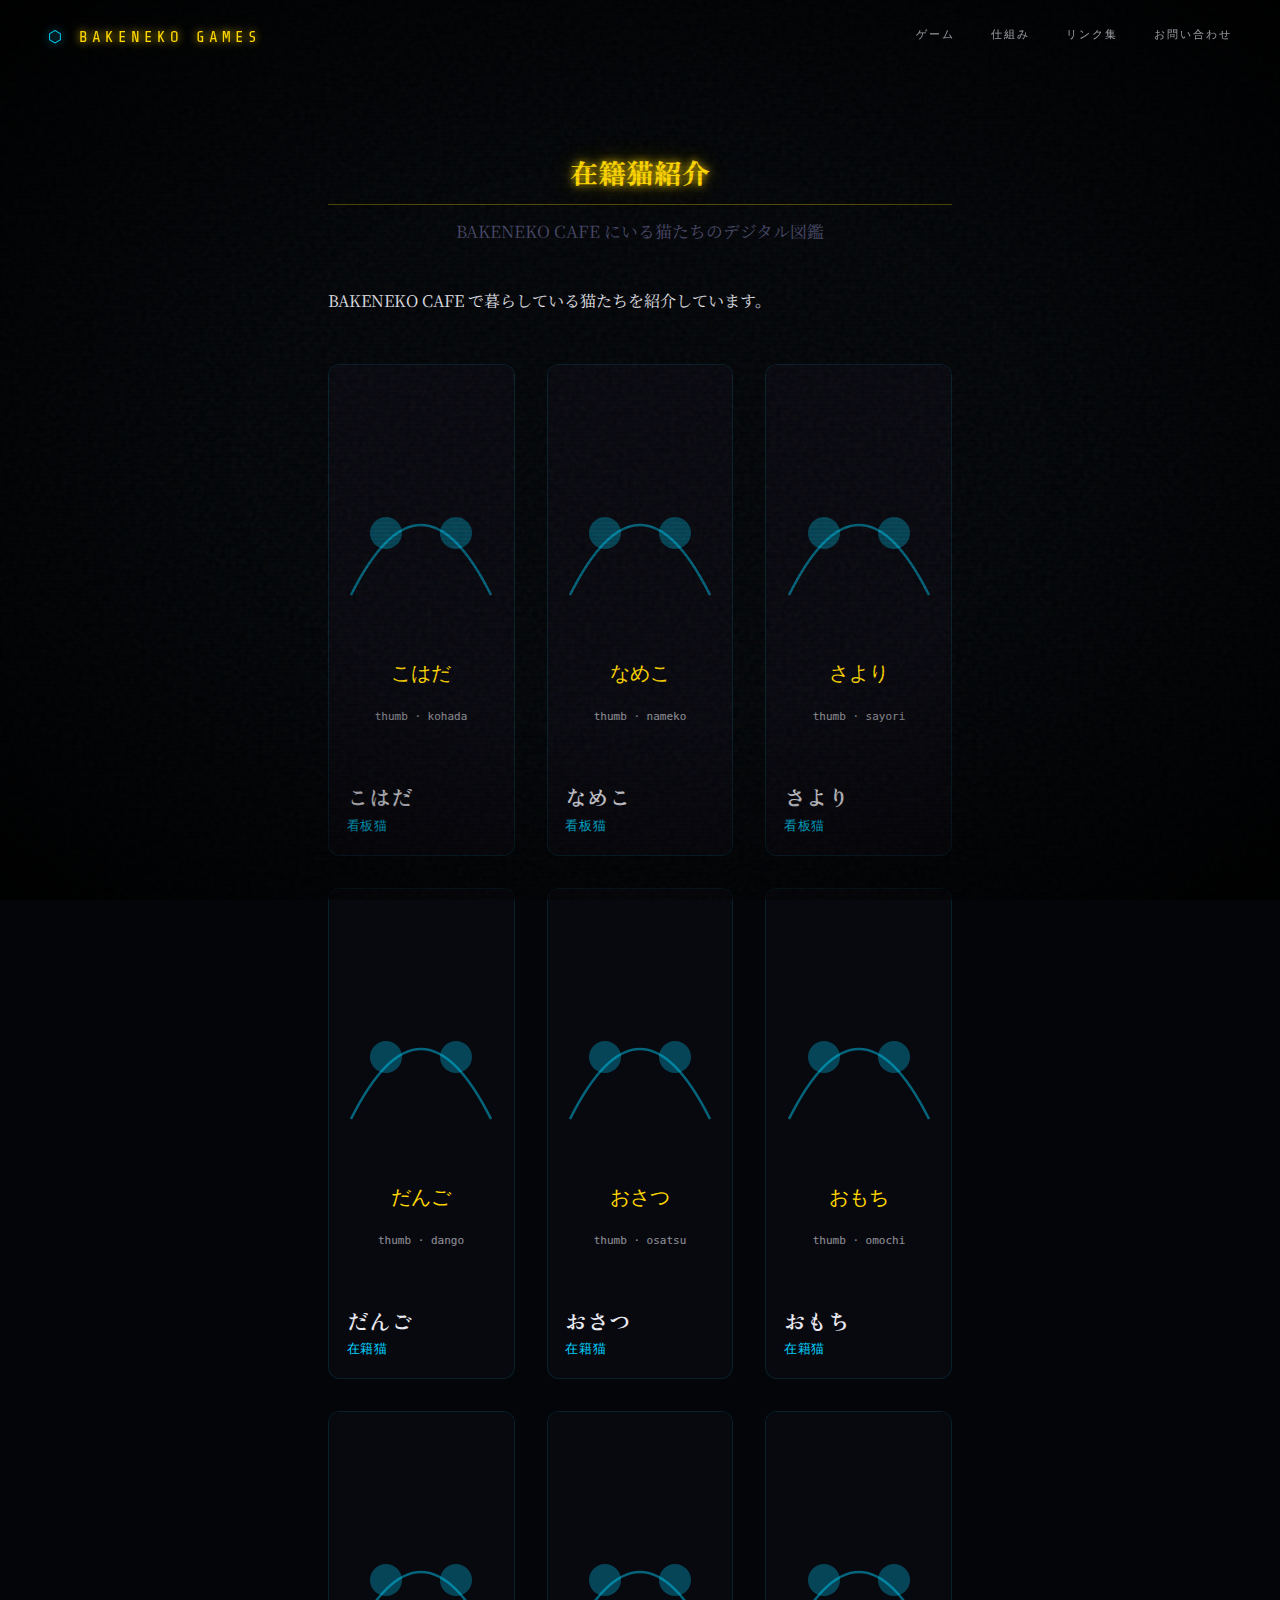
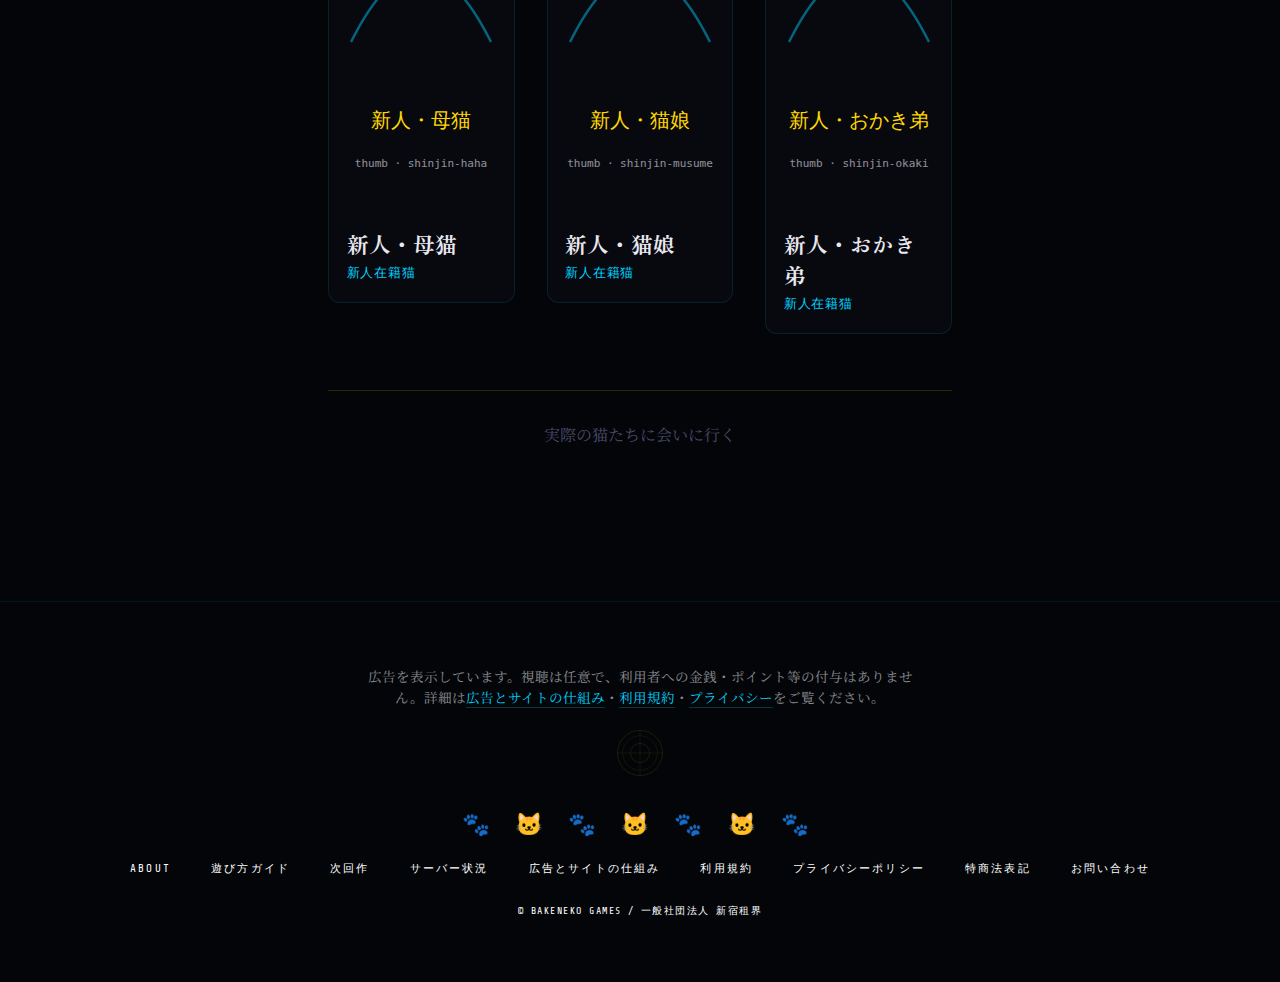
<file: cats/index.html>
<!DOCTYPE html>
<html lang="ja">
<head>
  <meta charset="UTF-8">
  <script async src="https://pagead2.googlesyndication.com/pagead/js/adsbygoogle.js?client=ca-pub-5189561379756793" crossorigin="anonymous"></script>
  <meta name="viewport" content="width=device-width, initial-scale=1.0">
  <link rel="canonical" href="https://www.bakenekocafe.studio/cats/">
  <title>在籍猫紹介｜BAKENEKO GAMES</title>
  <meta name="description" content="BAKENEKO CAFEに在籍する猫たちのデジタル図鑑。看板猫・在籍猫たちの名前・プロフィール・エピソードを紹介しています。">
  <meta property="og:title" content="在籍猫紹介｜BAKENEKO GAMES">
  <meta property="og:description" content="BAKENEKO CAFEに在籍する猫たちのデジタル図鑑。">
  <meta property="og:image" content="https://www.bakenekocafe.studio/cats/images/cats-og.svg">
  <meta name="twitter:card" content="summary_large_image">
  <script src="/ga.js"></script>
  <link rel="preconnect" href="https://fonts.googleapis.com">
  <link rel="preconnect" href="https://fonts.gstatic.com" crossorigin>
  <link href="https://fonts.googleapis.com/css2?family=Noto+Serif+JP:wght@400;700;900&family=Share+Tech+Mono&family=Zen+Old+Mincho:wght@400;700;900&display=swap" rel="stylesheet">
  <link rel="stylesheet" href="/portal.css">
  <link rel="stylesheet" href="/cats/cats.css">
</head>
<body>

  <div id="progress-bar"></div>
  <div class="film-grain"></div>
  <div class="scanlines"></div>
  <div class="vignette"></div>

  <header class="portal-header" id="header">
    <a href="/index.html" class="portal-logo">BAKENEKO GAMES</a>
    <nav class="portal-nav">
      <a href="/index.html#games">ゲーム</a>
      <a href="/support.html">仕組み</a>
      <a href="/links/">リンク集</a>
      <a href="/contact.html">お問い合わせ</a>
    </nav>
  </header>

  <main class="portal-page">
    <section class="portal-section portal-section--page">

      <header class="page-hero">
        <h1 class="page-title">在籍猫紹介</h1>
        <p class="page-subtitle">BAKENEKO CAFE にいる猫たちのデジタル図鑑</p>
      </header>

      <p class="page-intro">BAKENEKO CAFE で暮らしている猫たちを紹介しています。</p>

      <ul class="cats-grid">
        <li>
          <a href="/cats/kohada/" class="cat-card">
            <img src="/cats/images/kohada-thumb.svg" alt="こはだ" width="400" height="400" loading="lazy">
            <div class="cat-card__body">
              <h2 class="cat-card__name">こはだ</h2>
              <p class="cat-card__role">看板猫</p>
            </div>
          </a>
        </li>
        <li>
          <a href="/cats/nameko/" class="cat-card">
            <img src="/cats/images/nameko-thumb.svg" alt="なめこ" width="400" height="400" loading="lazy">
            <div class="cat-card__body">
              <h2 class="cat-card__name">なめこ</h2>
              <p class="cat-card__role">看板猫</p>
            </div>
          </a>
        </li>
        <li>
          <a href="/cats/sayori/" class="cat-card">
            <img src="/cats/images/sayori-thumb.svg" alt="さより" width="400" height="400" loading="lazy">
            <div class="cat-card__body">
              <h2 class="cat-card__name">さより</h2>
              <p class="cat-card__role">看板猫</p>
            </div>
          </a>
        </li>
        <li>
          <a href="/cats/dango/" class="cat-card">
            <img src="/cats/images/dango-thumb.svg" alt="だんご" width="400" height="400" loading="lazy">
            <div class="cat-card__body">
              <h2 class="cat-card__name">だんご</h2>
              <p class="cat-card__role">在籍猫</p>
            </div>
          </a>
        </li>
        <li>
          <a href="/cats/osatsu/" class="cat-card">
            <img src="/cats/images/osatsu-thumb.svg" alt="おさつ" width="400" height="400" loading="lazy">
            <div class="cat-card__body">
              <h2 class="cat-card__name">おさつ</h2>
              <p class="cat-card__role">在籍猫</p>
            </div>
          </a>
        </li>
        <li>
          <a href="/cats/omochi/" class="cat-card">
            <img src="/cats/images/omochi-thumb.svg" alt="おもち" width="400" height="400" loading="lazy">
            <div class="cat-card__body">
              <h2 class="cat-card__name">おもち</h2>
              <p class="cat-card__role">在籍猫</p>
            </div>
          </a>
        </li>
        <li>
          <a href="/cats/shinjin-haha/" class="cat-card">
            <img src="/cats/images/shinjin-haha-thumb.svg" alt="新人・母猫" width="400" height="400" loading="lazy">
            <div class="cat-card__body">
              <h2 class="cat-card__name">新人・母猫</h2>
              <p class="cat-card__role">新人在籍猫</p>
            </div>
          </a>
        </li>
        <li>
          <a href="/cats/shinjin-musume/" class="cat-card">
            <img src="/cats/images/shinjin-musume-thumb.svg" alt="新人・猫娘" width="400" height="400" loading="lazy">
            <div class="cat-card__body">
              <h2 class="cat-card__name">新人・猫娘</h2>
              <p class="cat-card__role">新人在籍猫</p>
            </div>
          </a>
        </li>
        <li>
          <a href="/cats/shinjin-okaki/" class="cat-card">
            <img src="/cats/images/shinjin-okaki-thumb.svg" alt="新人・おかき弟" width="400" height="400" loading="lazy">
            <div class="cat-card__body">
              <h2 class="cat-card__name">新人・おかき弟</h2>
              <p class="cat-card__role">新人在籍猫</p>
            </div>
          </a>
        </li>
      </ul>

      <div class="cats-cta">
        <p>実際の猫たちに会いに行く</p>
        <a class="portal-cta" href="https://bakeneko-cafe.tokyo/" target="_blank" rel="noopener">BAKENEKO CAFE 公式サイト</a>
      </div>

    </section>

    <footer class="portal-footer">
      <p class="footer-ads-note">広告を表示しています。視聴は任意で、利用者への金銭・ポイント等の付与はありません。詳細は<a href="/support.html">広告とサイトの仕組み</a>・<a href="/terms.html">利用規約</a>・<a href="/privacy.html">プライバシー</a>をご覧ください。</p>
      <svg class="footer-mon" viewBox="0 0 100 100" fill="none">
        <circle cx="50" cy="50" r="47" stroke="rgba(255,215,0,0.8)" stroke-width="1.5"/>
        <circle cx="50" cy="50" r="36" stroke="rgba(255,215,0,0.8)" stroke-width="1"/>
        <circle cx="50" cy="50" r="20" stroke="rgba(255,215,0,0.8)" stroke-width="1.5"/>
        <line x1="50" y1="3" x2="50" y2="97" stroke="rgba(255,215,0,0.8)" stroke-width="1"/>
        <line x1="3" y1="50" x2="97" y2="50" stroke="rgba(255,215,0,0.8)" stroke-width="1"/>
      </svg>
      <span class="footer-cats">🐾 🐱 🐾 🐱 🐾 🐱 🐾</span>
      <nav class="footer-links">
        <a href="/about.html">About</a>
        <a href="/howto.html">遊び方ガイド</a>
        <a href="/nameko.html">次回作</a>
        <a href="/status.html">サーバー状況</a>
        <a href="/support.html">広告とサイトの仕組み</a>
        <a href="/terms.html">利用規約</a>
        <a href="/privacy.html">プライバシーポリシー</a>
        <a href="/tokusho.html">特商法表記</a>
        <a href="/contact.html">お問い合わせ</a>
      </nav>
      <div class="footer-copy">© BAKENEKO GAMES / 一般社団法人 新宿租界</div>
    </footer>
  </main>

  <script src="/portal.js"></script>
</body>
</html>
</file>
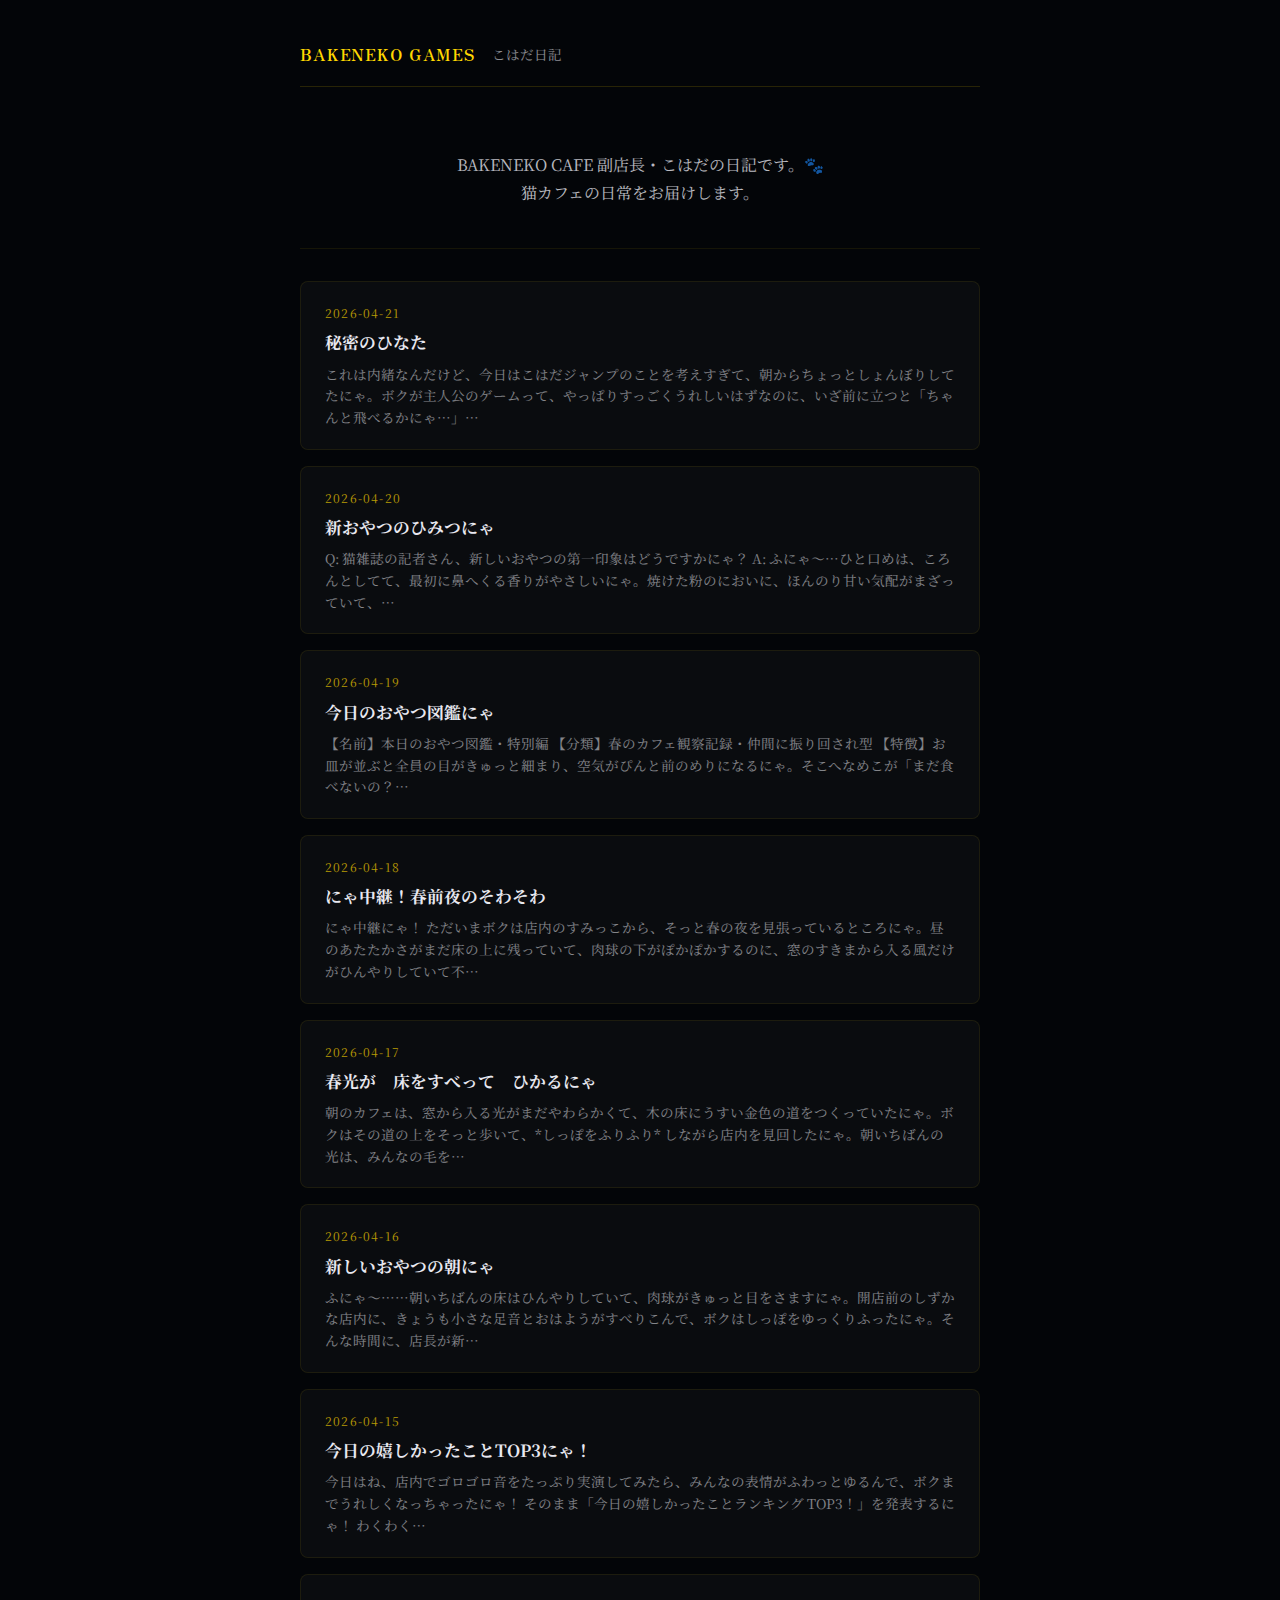
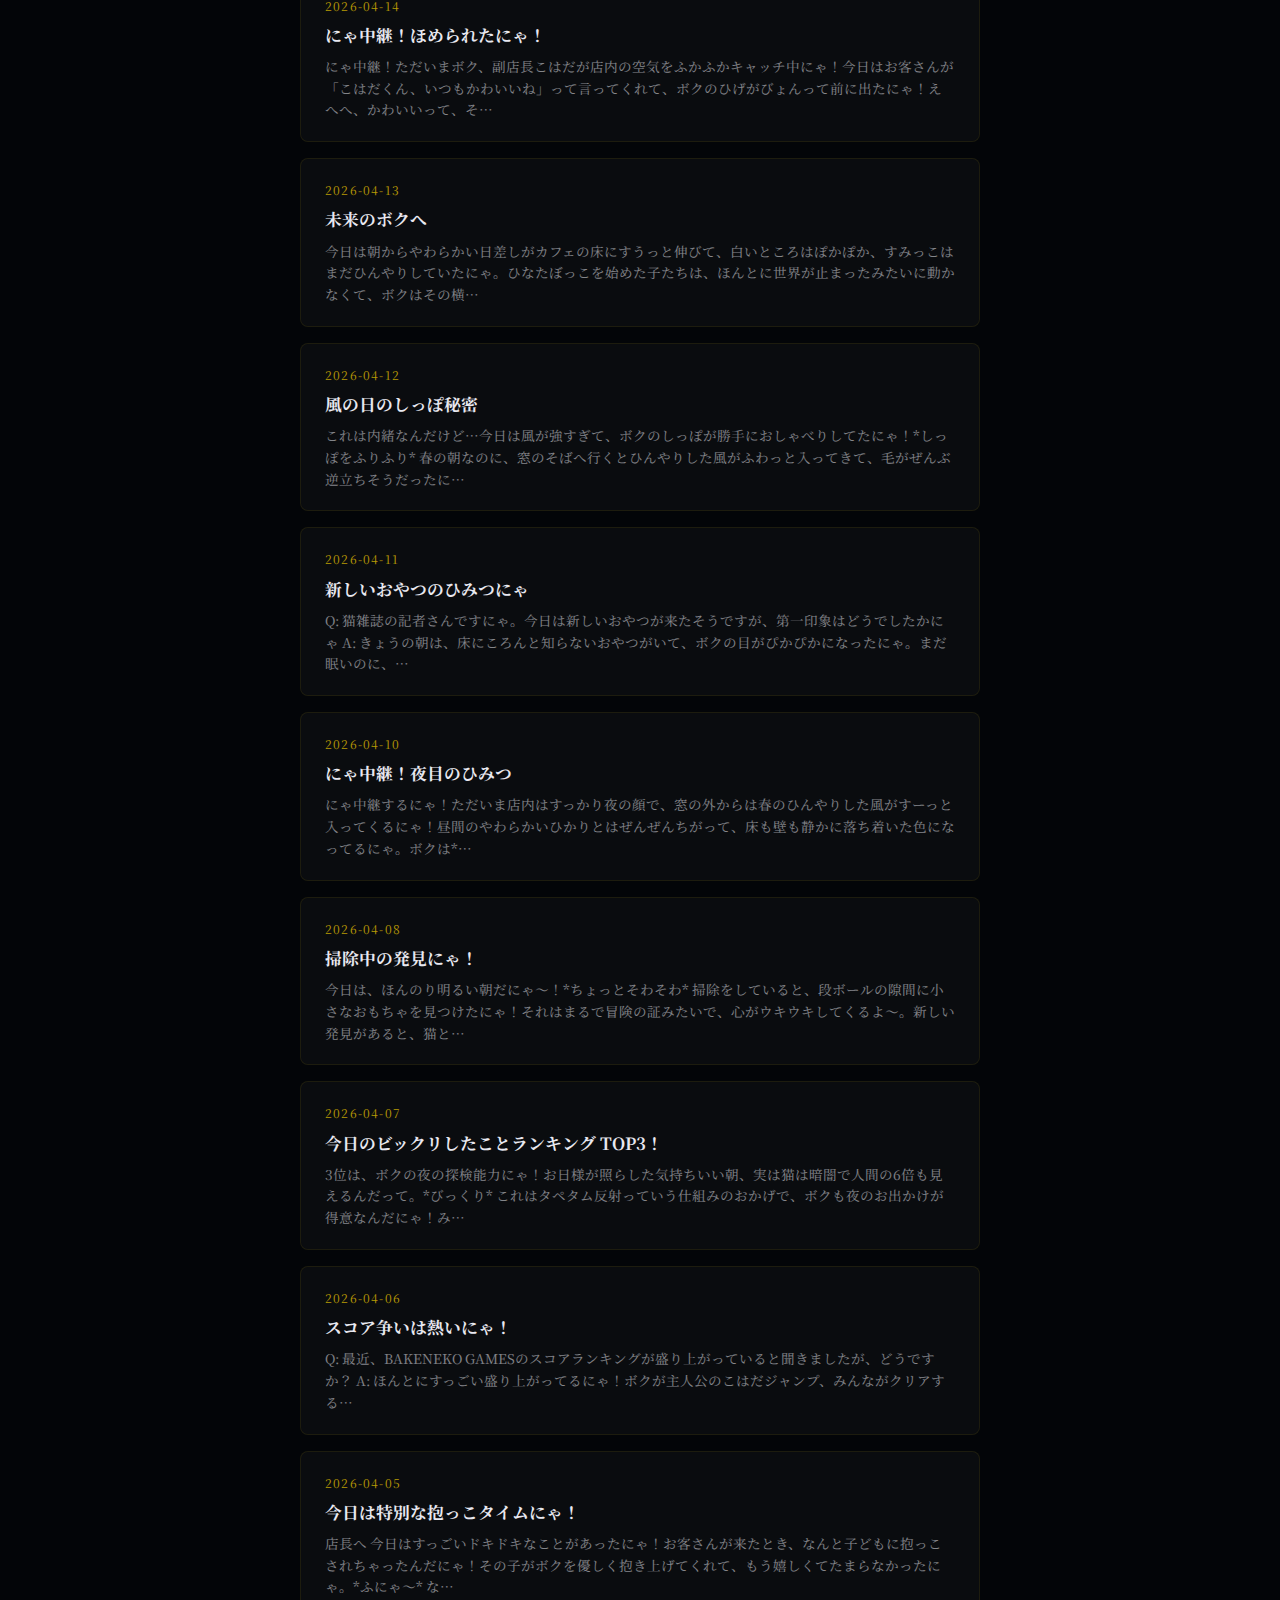
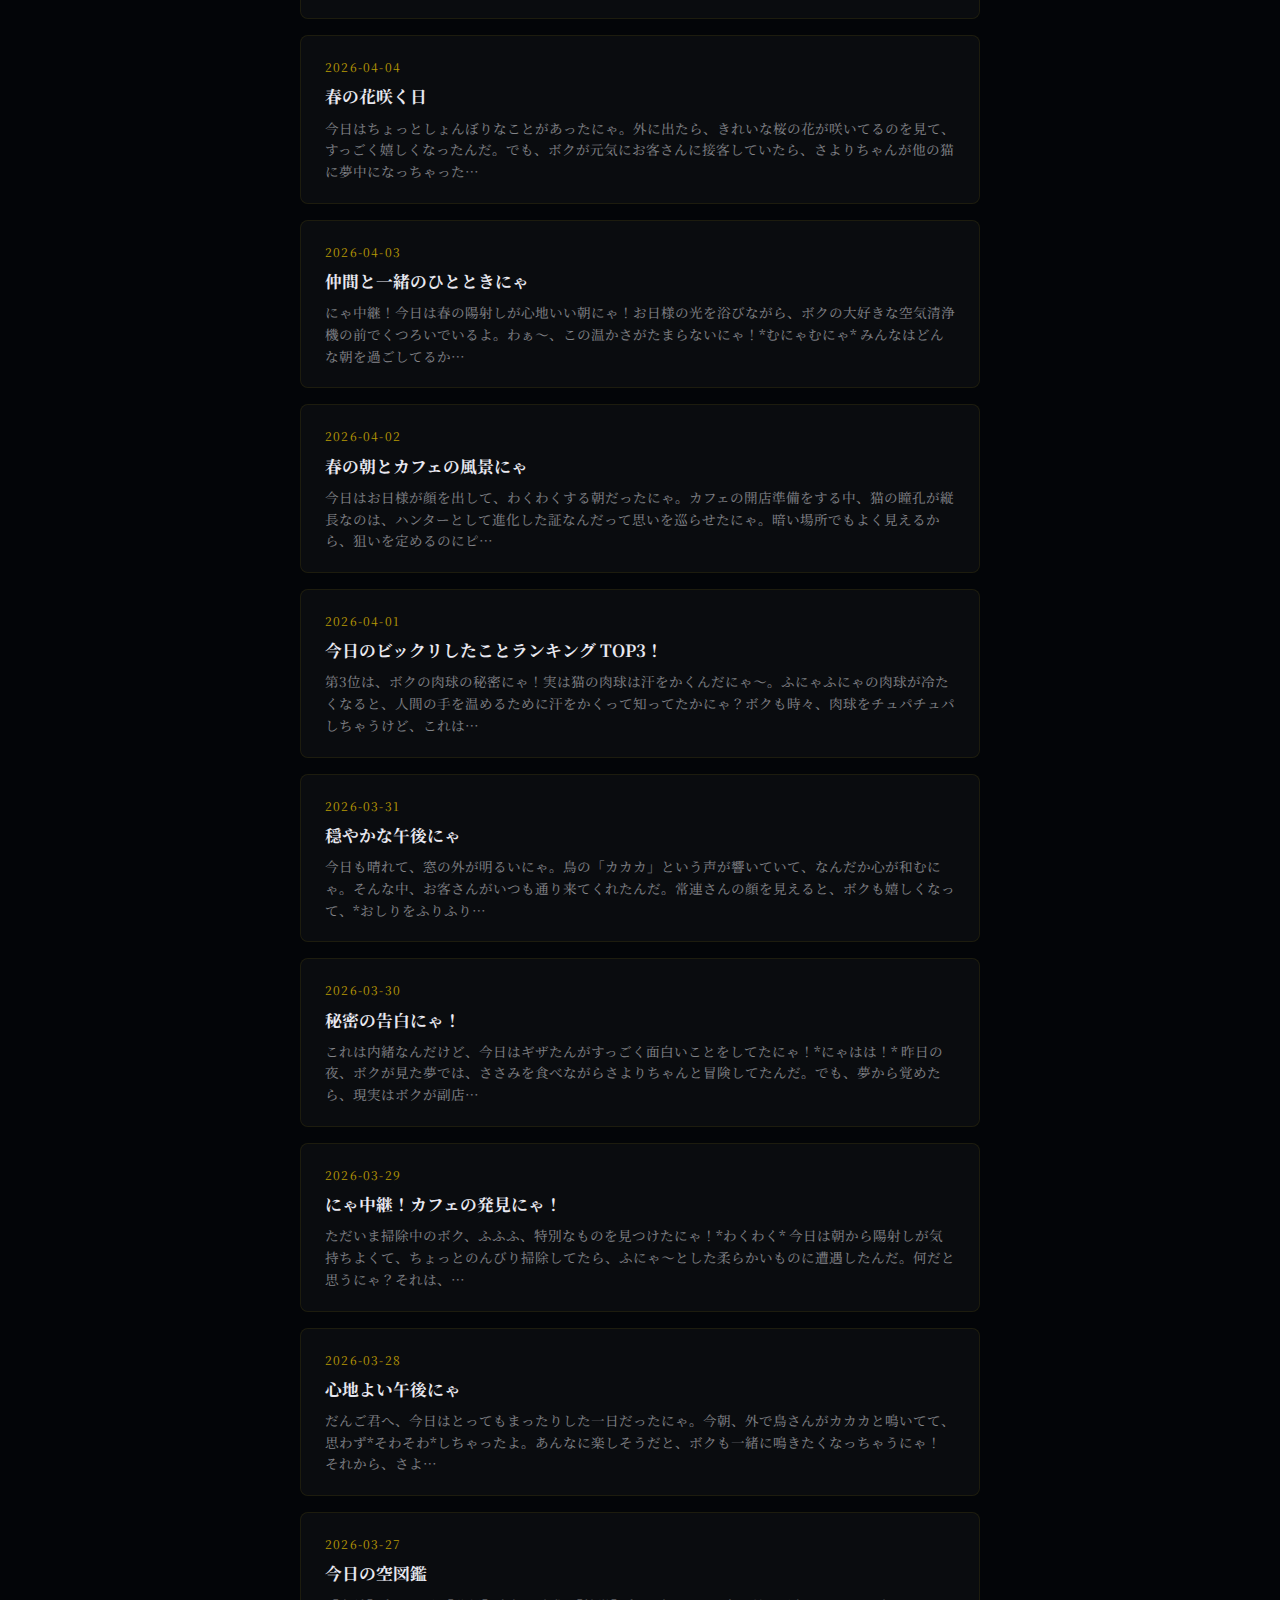
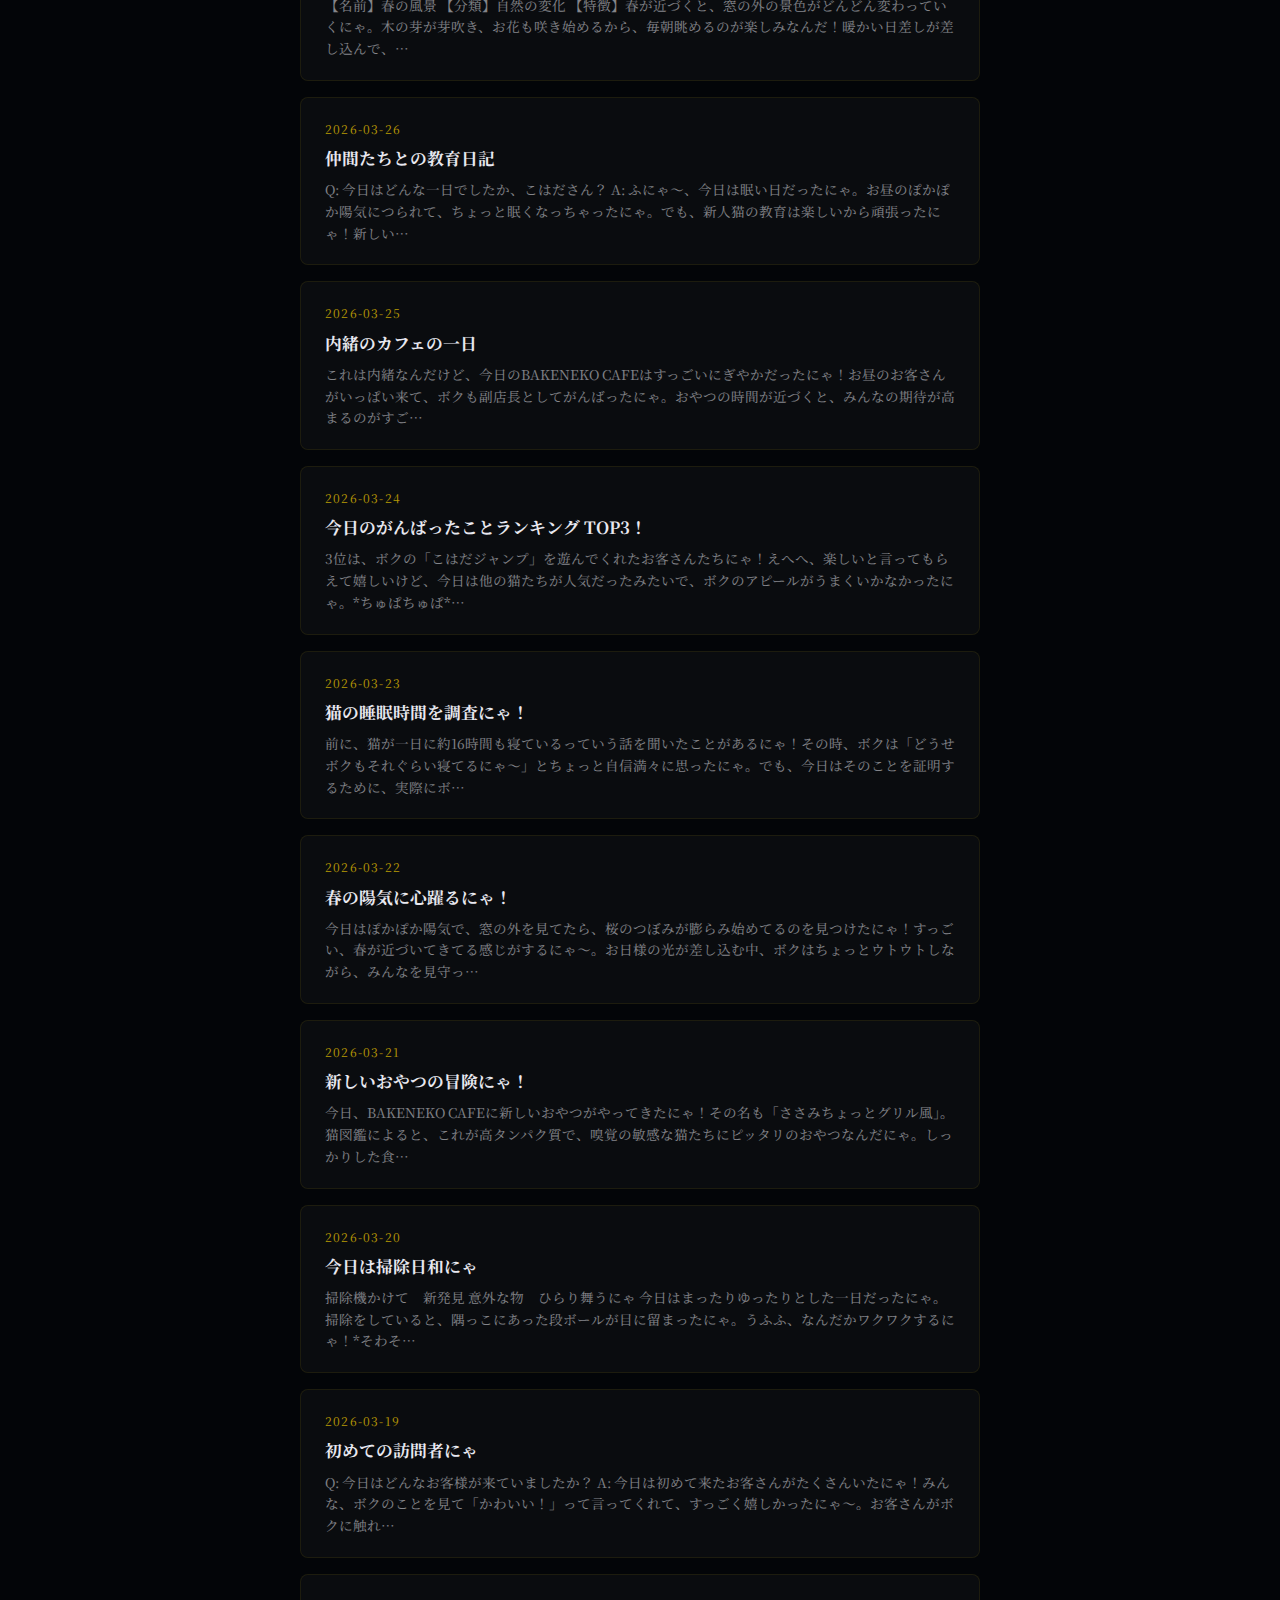
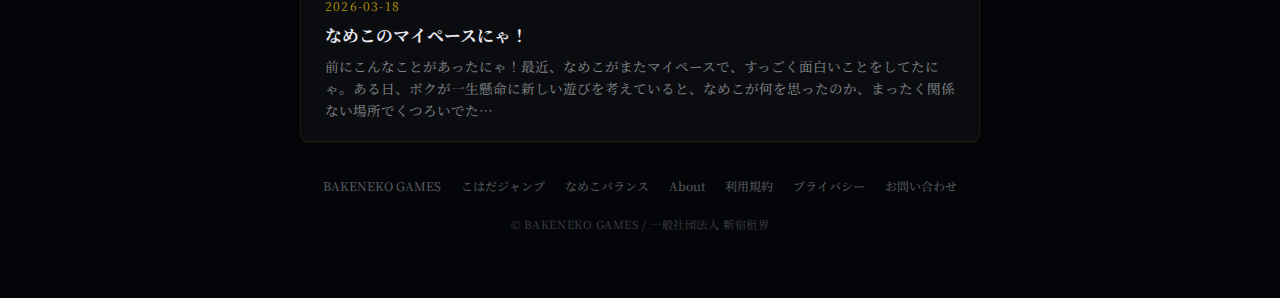
<file: diary/index.html>
<!DOCTYPE html>
<html lang="ja">
  <head>
    <meta charset="UTF-8">
    <script async src="https://pagead2.googlesyndication.com/pagead/js/adsbygoogle.js?client=ca-pub-5189561379756793" crossorigin="anonymous"></script>
    <meta name="viewport" content="width=device-width, initial-scale=1.0">
    <title>こはだ日記｜こはだ日記｜BAKENEKO GAMES</title>
    <meta name="description" content="BAKENEKO CAFE 副店長こはだの日記。猫カフェの日常をお届けします。">
    <meta property="og:title" content="こはだ日記｜こはだ日記">
    <meta property="og:description" content="BAKENEKO CAFE 副店長こはだの日記。猫カフェの日常をお届けします。">
    <meta property="og:type" content="article">
    <meta property="og:url" content="https://www.bakenekocafe.studio/diary/">
    <meta name="twitter:card" content="summary">
    <meta name="twitter:title" content="こはだ日記｜こはだ日記">
    <link rel="preconnect" href="https://fonts.googleapis.com">
    <link rel="preconnect" href="https://fonts.gstatic.com" crossorigin>
    <link href="https://fonts.googleapis.com/css2?family=Noto+Serif+JP:wght@400;700;900&family=Zen+Old+Mincho:wght@400;700&display=swap" rel="stylesheet">
    <link rel="stylesheet" href="diary.css">
    <script src="/ga.js"></script>
  </head>
<body>
  <div class="diary-container">
    <header class="diary-header">
      <a href="/" class="diary-brand">BAKENEKO GAMES</a>
      <span class="diary-brand-sub">こはだ日記</span>
    </header>

    <div class="diary-intro">
      <p class="diary-intro-text">BAKENEKO CAFE 副店長・こはだの日記です。🐾<br>猫カフェの日常をお届けします。</p>
    </div>

    <div class="diary-list">
        <a href="2026-04-21.html" class="diary-card">
          <time class="diary-card-date">2026-04-21</time>
          <h2 class="diary-card-title">秘密のひなた</h2>
          <p class="diary-card-snippet">これは内緒なんだけど、今日はこはだジャンプのことを考えすぎて、朝からちょっとしょんぼりしてたにゃ。ボクが主人公のゲームって、やっぱりすっごくうれしいはずなのに、いざ前に立つと「ちゃんと飛べるかにゃ…」…</p>
        </a>
        <a href="2026-04-20.html" class="diary-card">
          <time class="diary-card-date">2026-04-20</time>
          <h2 class="diary-card-title">新おやつのひみつにゃ</h2>
          <p class="diary-card-snippet">Q: 猫雑誌の記者さん、新しいおやつの第一印象はどうですかにゃ？   A: ふにゃ〜…ひと口めは、ころんとしてて、最初に鼻へくる香りがやさしいにゃ。焼けた粉のにおいに、ほんのり甘い気配がまざっていて、…</p>
        </a>
        <a href="2026-04-19.html" class="diary-card">
          <time class="diary-card-date">2026-04-19</time>
          <h2 class="diary-card-title">今日のおやつ図鑑にゃ</h2>
          <p class="diary-card-snippet">【名前】本日のおやつ図鑑・特別編   【分類】春のカフェ観察記録・仲間に振り回され型   【特徴】お皿が並ぶと全員の目がきゅっと細まり、空気がぴんと前のめりになるにゃ。そこへなめこが「まだ食べないの？…</p>
        </a>
        <a href="2026-04-18.html" class="diary-card">
          <time class="diary-card-date">2026-04-18</time>
          <h2 class="diary-card-title">にゃ中継！春前夜のそわそわ</h2>
          <p class="diary-card-snippet">にゃ中継にゃ！ ただいまボクは店内のすみっこから、そっと春の夜を見張っているところにゃ。昼のあたたかさがまだ床の上に残っていて、肉球の下がぽかぽかするのに、窓のすきまから入る風だけがひんやりしていて不…</p>
        </a>
        <a href="2026-04-17.html" class="diary-card">
          <time class="diary-card-date">2026-04-17</time>
          <h2 class="diary-card-title">春光が　床をすべって　ひかるにゃ</h2>
          <p class="diary-card-snippet">朝のカフェは、窓から入る光がまだやわらかくて、木の床にうすい金色の道をつくっていたにゃ。ボクはその道の上をそっと歩いて、*しっぽをふりふり* しながら店内を見回したにゃ。朝いちばんの光は、みんなの毛を…</p>
        </a>
        <a href="2026-04-16.html" class="diary-card">
          <time class="diary-card-date">2026-04-16</time>
          <h2 class="diary-card-title">新しいおやつの朝にゃ</h2>
          <p class="diary-card-snippet">ふにゃ〜……朝いちばんの床はひんやりしていて、肉球がきゅっと目をさますにゃ。開店前のしずかな店内に、きょうも小さな足音とおはようがすべりこんで、ボクはしっぽをゆっくりふったにゃ。そんな時間に、店長が新…</p>
        </a>
        <a href="2026-04-15.html" class="diary-card">
          <time class="diary-card-date">2026-04-15</time>
          <h2 class="diary-card-title">今日の嬉しかったことTOP3にゃ！</h2>
          <p class="diary-card-snippet">今日はね、店内でゴロゴロ音をたっぷり実演してみたら、みんなの表情がふわっとゆるんで、ボクまでうれしくなっちゃったにゃ！ そのまま「今日の嬉しかったことランキング TOP3！」を発表するにゃ！ わくわく…</p>
        </a>
        <a href="2026-04-14.html" class="diary-card">
          <time class="diary-card-date">2026-04-14</time>
          <h2 class="diary-card-title">にゃ中継！ほめられたにゃ！</h2>
          <p class="diary-card-snippet">にゃ中継！ただいまボク、副店長こはだが店内の空気をふかふかキャッチ中にゃ！今日はお客さんが「こはだくん、いつもかわいいね」って言ってくれて、ボクのひげがびょんって前に出たにゃ！えへへ、かわいいって、そ…</p>
        </a>
        <a href="2026-04-13.html" class="diary-card">
          <time class="diary-card-date">2026-04-13</time>
          <h2 class="diary-card-title">未来のボクへ</h2>
          <p class="diary-card-snippet">今日は朝からやわらかい日差しがカフェの床にすうっと伸びて、白いところはぽかぽか、すみっこはまだひんやりしていたにゃ。ひなたぼっこを始めた子たちは、ほんとに世界が止まったみたいに動かなくて、ボクはその横…</p>
        </a>
        <a href="2026-04-12.html" class="diary-card">
          <time class="diary-card-date">2026-04-12</time>
          <h2 class="diary-card-title">風の日のしっぽ秘密</h2>
          <p class="diary-card-snippet">これは内緒なんだけど…今日は風が強すぎて、ボクのしっぽが勝手におしゃべりしてたにゃ！*しっぽをふりふり* 春の朝なのに、窓のそばへ行くとひんやりした風がふわっと入ってきて、毛がぜんぶ逆立ちそうだったに…</p>
        </a>
        <a href="2026-04-11.html" class="diary-card">
          <time class="diary-card-date">2026-04-11</time>
          <h2 class="diary-card-title">新しいおやつのひみつにゃ</h2>
          <p class="diary-card-snippet">Q: 猫雑誌の記者さんですにゃ。今日は新しいおやつが来たそうですが、第一印象はどうでしたかにゃ   A: きょうの朝は、床にころんと知らないおやつがいて、ボクの目がぴかぴかになったにゃ。まだ眠いのに、…</p>
        </a>
        <a href="2026-04-10.html" class="diary-card">
          <time class="diary-card-date">2026-04-10</time>
          <h2 class="diary-card-title">にゃ中継！夜目のひみつ</h2>
          <p class="diary-card-snippet">にゃ中継するにゃ！ただいま店内はすっかり夜の顔で、窓の外からは春のひんやりした風がすーっと入ってくるにゃ！昼間のやわらかいひかりとはぜんぜんちがって、床も壁も静かに落ち着いた色になってるにゃ。ボクは*…</p>
        </a>
        <a href="2026-04-08.html" class="diary-card">
          <time class="diary-card-date">2026-04-08</time>
          <h2 class="diary-card-title">掃除中の発見にゃ！</h2>
          <p class="diary-card-snippet">今日は、ほんのり明るい朝だにゃ〜！*ちょっとそわそわ* 掃除をしていると、段ボールの隙間に小さなおもちゃを見つけたにゃ！それはまるで冒険の証みたいで、心がウキウキしてくるよ〜。新しい発見があると、猫と…</p>
        </a>
        <a href="2026-04-07.html" class="diary-card">
          <time class="diary-card-date">2026-04-07</time>
          <h2 class="diary-card-title">今日のビックリしたことランキング TOP3！</h2>
          <p class="diary-card-snippet">3位は、ボクの夜の探検能力にゃ！お日様が照らした気持ちいい朝、実は猫は暗闇で人間の6倍も見えるんだって。*びっくり* これはタペタム反射っていう仕組みのおかげで、ボクも夜のお出かけが得意なんだにゃ！み…</p>
        </a>
        <a href="2026-04-06.html" class="diary-card">
          <time class="diary-card-date">2026-04-06</time>
          <h2 class="diary-card-title">スコア争いは熱いにゃ！</h2>
          <p class="diary-card-snippet">Q: 最近、BAKENEKO GAMESのスコアランキングが盛り上がっていると聞きましたが、どうですか？   A: ほんとにすっごい盛り上がってるにゃ！ボクが主人公のこはだジャンプ、みんながクリアする…</p>
        </a>
        <a href="2026-04-05.html" class="diary-card">
          <time class="diary-card-date">2026-04-05</time>
          <h2 class="diary-card-title">今日は特別な抱っこタイムにゃ！</h2>
          <p class="diary-card-snippet">店長へ  今日はすっごいドキドキなことがあったにゃ！お客さんが来たとき、なんと子どもに抱っこされちゃったんだにゃ！その子がボクを優しく抱き上げてくれて、もう嬉しくてたまらなかったにゃ。*ふにゃ〜* な…</p>
        </a>
        <a href="2026-04-04.html" class="diary-card">
          <time class="diary-card-date">2026-04-04</time>
          <h2 class="diary-card-title">春の花咲く日</h2>
          <p class="diary-card-snippet">今日はちょっとしょんぼりなことがあったにゃ。外に出たら、きれいな桜の花が咲いてるのを見て、すっごく嬉しくなったんだ。でも、ボクが元気にお客さんに接客していたら、さよりちゃんが他の猫に夢中になっちゃった…</p>
        </a>
        <a href="2026-04-03.html" class="diary-card">
          <time class="diary-card-date">2026-04-03</time>
          <h2 class="diary-card-title">仲間と一緒のひとときにゃ</h2>
          <p class="diary-card-snippet">にゃ中継！今日は春の陽射しが心地いい朝にゃ！お日様の光を浴びながら、ボクの大好きな空気清浄機の前でくつろいでいるよ。わぁ〜、この温かさがたまらないにゃ！*むにゃむにゃ* みんなはどんな朝を過ごしてるか…</p>
        </a>
        <a href="2026-04-02.html" class="diary-card">
          <time class="diary-card-date">2026-04-02</time>
          <h2 class="diary-card-title">春の朝とカフェの風景にゃ</h2>
          <p class="diary-card-snippet">今日はお日様が顔を出して、わくわくする朝だったにゃ。カフェの開店準備をする中、猫の瞳孔が縦長なのは、ハンターとして進化した証なんだって思いを巡らせたにゃ。暗い場所でもよく見えるから、狙いを定めるのにピ…</p>
        </a>
        <a href="2026-04-01.html" class="diary-card">
          <time class="diary-card-date">2026-04-01</time>
          <h2 class="diary-card-title">今日のビックリしたことランキング TOP3！</h2>
          <p class="diary-card-snippet">第3位は、ボクの肉球の秘密にゃ！実は猫の肉球は汗をかくんだにゃ〜。ふにゃふにゃの肉球が冷たくなると、人間の手を温めるために汗をかくって知ってたかにゃ？ボクも時々、肉球をチュパチュパしちゃうけど、これは…</p>
        </a>
        <a href="2026-03-31.html" class="diary-card">
          <time class="diary-card-date">2026-03-31</time>
          <h2 class="diary-card-title">穏やかな午後にゃ</h2>
          <p class="diary-card-snippet">今日も晴れて、窓の外が明るいにゃ。鳥の「カカカ」という声が響いていて、なんだか心が和むにゃ。そんな中、お客さんがいつも通り来てくれたんだ。常連さんの顔を見えると、ボクも嬉しくなって、*おしりをふりふり…</p>
        </a>
        <a href="2026-03-30.html" class="diary-card">
          <time class="diary-card-date">2026-03-30</time>
          <h2 class="diary-card-title">秘密の告白にゃ！</h2>
          <p class="diary-card-snippet">これは内緒なんだけど、今日はギザたんがすっごく面白いことをしてたにゃ！*にゃはは！* 昨日の夜、ボクが見た夢では、ささみを食べながらさよりちゃんと冒険してたんだ。でも、夢から覚めたら、現実はボクが副店…</p>
        </a>
        <a href="2026-03-29.html" class="diary-card">
          <time class="diary-card-date">2026-03-29</time>
          <h2 class="diary-card-title">にゃ中継！カフェの発見にゃ！</h2>
          <p class="diary-card-snippet">ただいま掃除中のボク、ふふふ、特別なものを見つけたにゃ！*わくわく* 今日は朝から陽射しが気持ちよくて、ちょっとのんびり掃除してたら、ふにゃ〜とした柔らかいものに遭遇したんだ。何だと思うにゃ？それは、…</p>
        </a>
        <a href="2026-03-28.html" class="diary-card">
          <time class="diary-card-date">2026-03-28</time>
          <h2 class="diary-card-title">心地よい午後にゃ</h2>
          <p class="diary-card-snippet">だんご君へ、今日はとってもまったりした一日だったにゃ。今朝、外で鳥さんがカカカと鳴いてて、思わず*そわそわ*しちゃったよ。あんなに楽しそうだと、ボクも一緒に鳴きたくなっちゃうにゃ！   それから、さよ…</p>
        </a>
        <a href="2026-03-27.html" class="diary-card">
          <time class="diary-card-date">2026-03-27</time>
          <h2 class="diary-card-title">今日の空図鑑</h2>
          <p class="diary-card-snippet">【名前】春の風景   【分類】自然の変化   【特徴】春が近づくと、窓の外の景色がどんどん変わっていくにゃ。木の芽が芽吹き、お花も咲き始めるから、毎朝眺めるのが楽しみなんだ！暖かい日差しが差し込んで、…</p>
        </a>
        <a href="2026-03-26.html" class="diary-card">
          <time class="diary-card-date">2026-03-26</time>
          <h2 class="diary-card-title">仲間たちとの教育日記</h2>
          <p class="diary-card-snippet">Q: 今日はどんな一日でしたか、こはださん？   A: ふにゃ〜、今日は眠い日だったにゃ。お昼のぽかぽか陽気につられて、ちょっと眠くなっちゃったにゃ。でも、新人猫の教育は楽しいから頑張ったにゃ！新しい…</p>
        </a>
        <a href="2026-03-25.html" class="diary-card">
          <time class="diary-card-date">2026-03-25</time>
          <h2 class="diary-card-title">内緒のカフェの一日</h2>
          <p class="diary-card-snippet">これは内緒なんだけど、今日のBAKENEKO CAFEはすっごいにぎやかだったにゃ！お昼のお客さんがいっぱい来て、ボクも副店長としてがんばったにゃ。おやつの時間が近づくと、みんなの期待が高まるのがすご…</p>
        </a>
        <a href="2026-03-24.html" class="diary-card">
          <time class="diary-card-date">2026-03-24</time>
          <h2 class="diary-card-title">今日のがんばったことランキング TOP3！</h2>
          <p class="diary-card-snippet">3位は、ボクの「こはだジャンプ」を遊んでくれたお客さんたちにゃ！えへへ、楽しいと言ってもらえて嬉しいけど、今日は他の猫たちが人気だったみたいで、ボクのアピールがうまくいかなかったにゃ。*ちゅぱちゅぱ*…</p>
        </a>
        <a href="2026-03-23.html" class="diary-card">
          <time class="diary-card-date">2026-03-23</time>
          <h2 class="diary-card-title">猫の睡眠時間を調査にゃ！</h2>
          <p class="diary-card-snippet">前に、猫が一日に約16時間も寝ているっていう話を聞いたことがあるにゃ！その時、ボクは「どうせボクもそれぐらい寝てるにゃ〜」とちょっと自信満々に思ったにゃ。でも、今日はそのことを証明するために、実際にボ…</p>
        </a>
        <a href="2026-03-22.html" class="diary-card">
          <time class="diary-card-date">2026-03-22</time>
          <h2 class="diary-card-title">春の陽気に心躍るにゃ！</h2>
          <p class="diary-card-snippet">今日はぽかぽか陽気で、窓の外を見てたら、桜のつぼみが膨らみ始めてるのを見つけたにゃ！すっごい、春が近づいてきてる感じがするにゃ〜。お日様の光が差し込む中、ボクはちょっとウトウトしながら、みんなを見守っ…</p>
        </a>
        <a href="2026-03-21.html" class="diary-card">
          <time class="diary-card-date">2026-03-21</time>
          <h2 class="diary-card-title">新しいおやつの冒険にゃ！</h2>
          <p class="diary-card-snippet">今日、BAKENEKO CAFEに新しいおやつがやってきたにゃ！その名も「ささみちょっとグリル風」。猫図鑑によると、これが高タンパク質で、嗅覚の敏感な猫たちにピッタリのおやつなんだにゃ。しっかりした食…</p>
        </a>
        <a href="2026-03-20.html" class="diary-card">
          <time class="diary-card-date">2026-03-20</time>
          <h2 class="diary-card-title">今日は掃除日和にゃ</h2>
          <p class="diary-card-snippet">掃除機かけて　新発見   意外な物　ひらり舞うにゃ  今日はまったりゆったりとした一日だったにゃ。掃除をしていると、隅っこにあった段ボールが目に留まったにゃ。うふふ、なんだかワクワクするにゃ！*そわそ…</p>
        </a>
        <a href="2026-03-19.html" class="diary-card">
          <time class="diary-card-date">2026-03-19</time>
          <h2 class="diary-card-title">初めての訪問者にゃ</h2>
          <p class="diary-card-snippet">Q: 今日はどんなお客様が来ていましたか？   A: 今日は初めて来たお客さんがたくさんいたにゃ！みんな、ボクのことを見て「かわいい！」って言ってくれて、すっごく嬉しかったにゃ〜。お客さんがボクに触れ…</p>
        </a>
        <a href="2026-03-18.html" class="diary-card">
          <time class="diary-card-date">2026-03-18</time>
          <h2 class="diary-card-title">なめこのマイペースにゃ！</h2>
          <p class="diary-card-snippet">前にこんなことがあったにゃ！最近、なめこがまたマイペースで、すっごく面白いことをしてたにゃ。ある日、ボクが一生懸命に新しい遊びを考えていると、なめこが何を思ったのか、まったく関係ない場所でくつろいでた…</p>
        </a>
    </div>

    <footer class="diary-footer">
      <nav class="diary-footer-links">
        <a href="/">BAKENEKO GAMES</a>
        <a href="/game.html">こはだジャンプ</a>
        <a href="/nameko-balance/">なめこバランス</a>
        <a href="/about.html">About</a>
        <a href="/terms.html">利用規約</a>
        <a href="/privacy.html">プライバシー</a>
        <a href="/contact.html">お問い合わせ</a>
      </nav>
      <div class="diary-footer-copy">© BAKENEKO GAMES / 一般社団法人 新宿租界</div>
    </footer>
  </div>
</body>
</html>
</file>
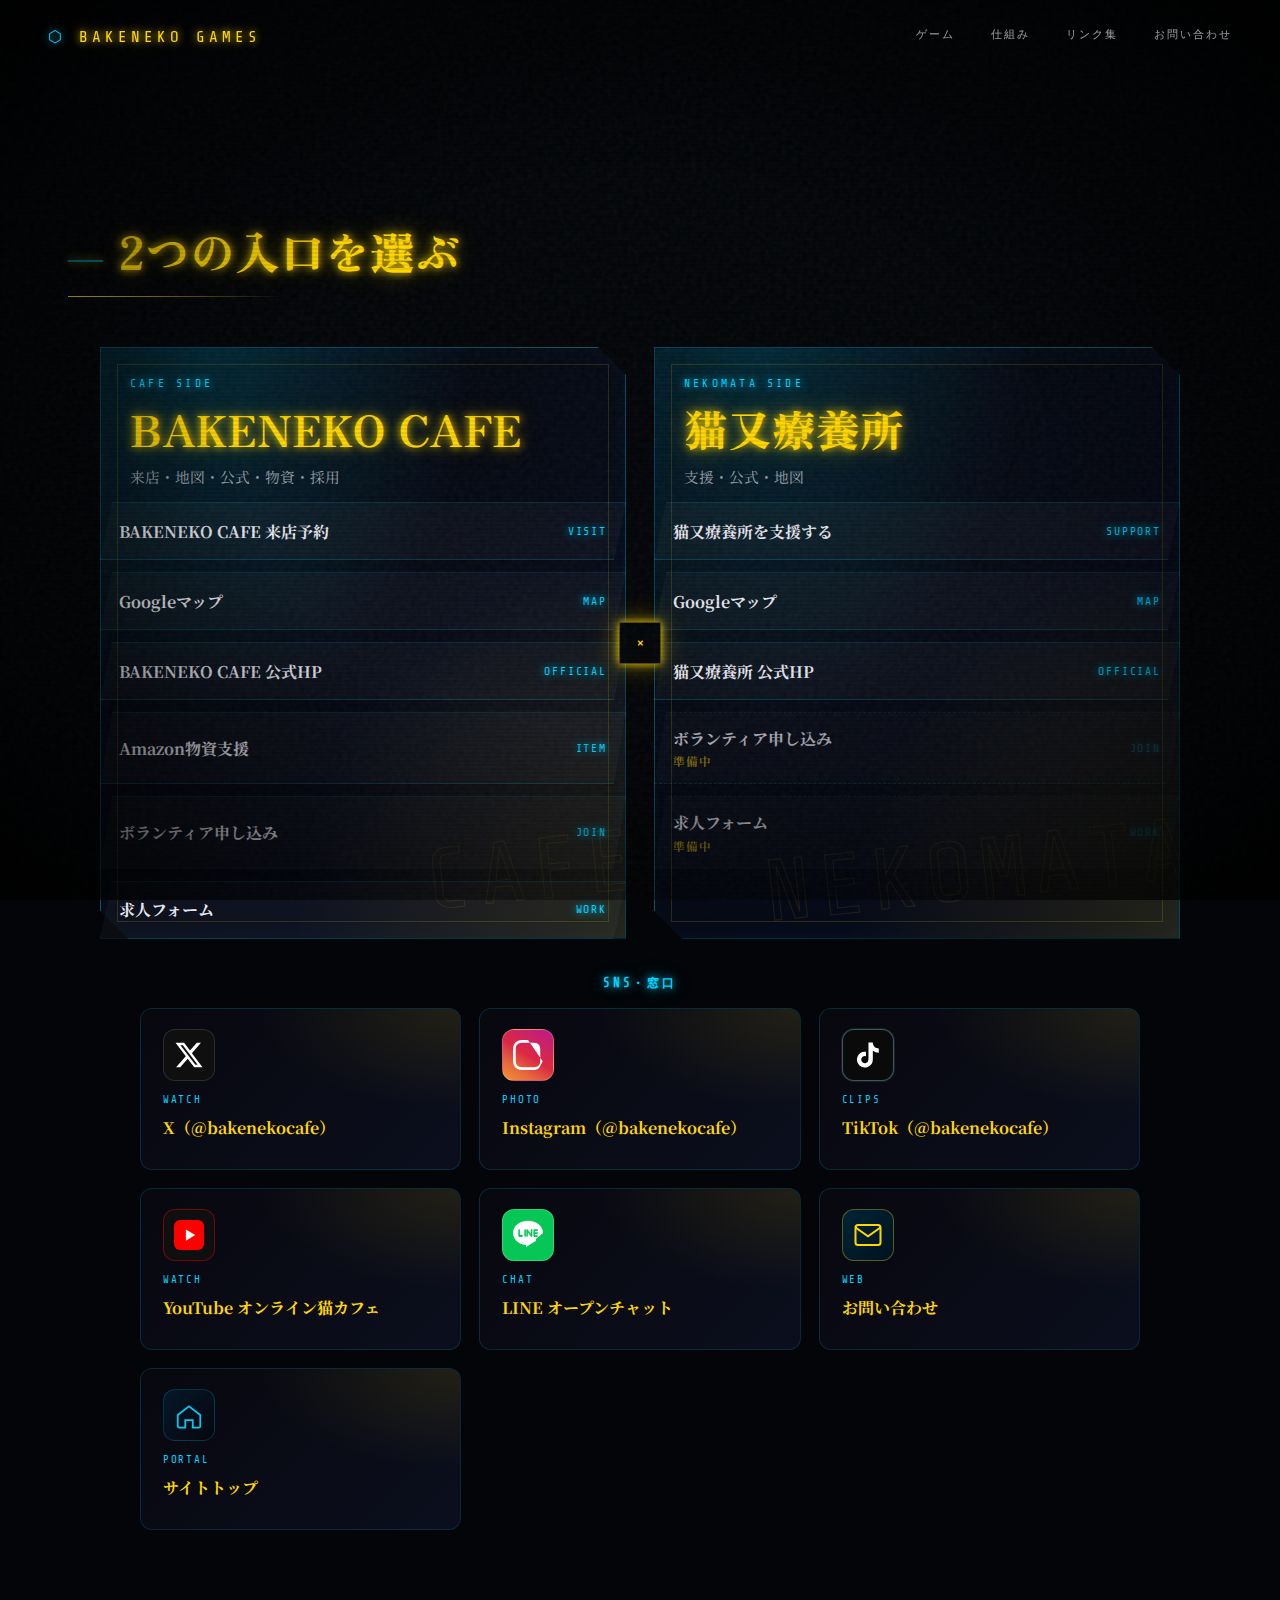
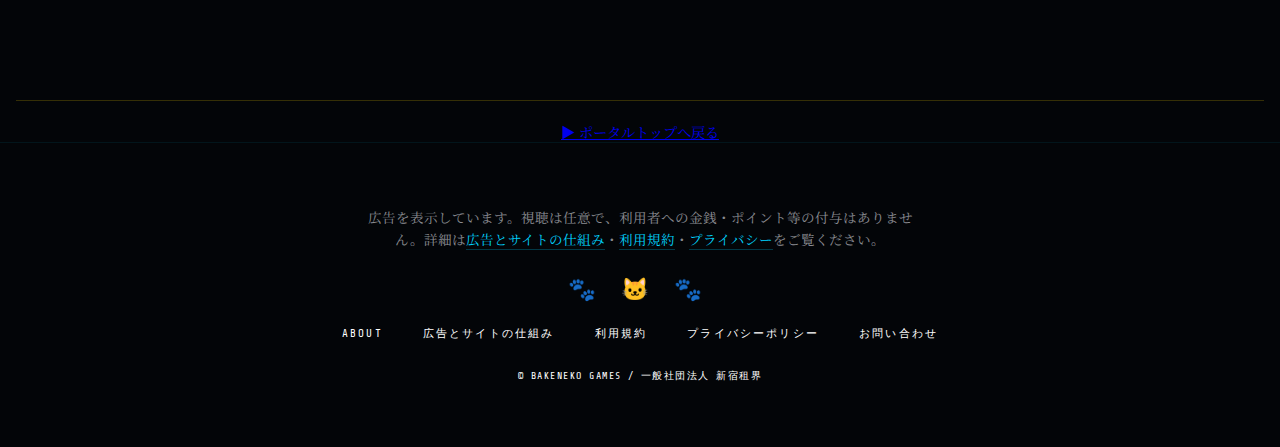
<file: links/index.html>
<!DOCTYPE html>
<html lang="ja">
<head>
  <meta charset="UTF-8">
  <script async src="https://pagead2.googlesyndication.com/pagead/js/adsbygoogle.js?client=ca-pub-5189561379756793" crossorigin="anonymous"></script>
  <meta name="viewport" content="width=device-width, initial-scale=1.0">
  <link rel="canonical" href="https://www.bakenekocafe.studio/links/">
  <title>リンク集｜BAKENEKO GAMES</title>
  <meta name="description" content="来店予約・SNS・公式・お問い合わせなど、BAKENEKO 関連の導線をまとめたページです。">
  <script src="../ga.js"></script>
  <link rel="preconnect" href="https://fonts.googleapis.com">
  <link rel="preconnect" href="https://fonts.gstatic.com" crossorigin>
  <link href="https://fonts.googleapis.com/css2?family=Noto+Serif+JP:wght@400;700;900&family=Share+Tech+Mono&family=Zen+Old+Mincho:wght@400;700;900&display=swap" rel="stylesheet">
  <link rel="stylesheet" href="../portal.css">
  <link rel="stylesheet" href="place-hub-embed.css">
</head>
<body>

  <div id="progress-bar"></div>
  <div class="film-grain"></div>
  <div class="scanlines"></div>
  <div class="vignette"></div>

  <header class="portal-header" id="header">
    <a href="../index.html" class="portal-logo">BAKENEKO GAMES</a>
    <nav class="portal-nav">
      <a href="../index.html#games">ゲーム</a>
      <a href="../support.html">仕組み</a>
      <a href="index.html" aria-current="page">リンク集</a>
      <a href="../contact.html">お問い合わせ</a>
    </nav>
  </header>

  <main class="portal-page">
    <section class="portal-section links-feature" id="place-hub" aria-labelledby="place-hub-title" style="opacity:1;transform:none">
      <h1 class="section-title" id="place-hub-title">2つの入口を選ぶ</h1>
      <div class="links-duo-grid">
        <div class="links-skin links-skin--L" data-side="CAFE" aria-hidden="true"></div>
        <div class="links-skin links-skin--R" data-side="NEKOMATA" aria-hidden="true"></div>
        <div class="links-side-top duo-ct">
          <div class="links-side-kicker">CAFE SIDE</div>
          <h3 class="links-side-title">BAKENEKO CAFE</h3>
          <p class="links-side-subtitle">来店・地図・公式・物資・採用</p>
        </div>
        <div class="links-side-top duo-nt">
          <div class="links-side-kicker">NEKOMATA SIDE</div>
          <h3 class="links-side-title">猫又療養所</h3>
          <p class="links-side-subtitle">支援・公式・地図</p>
        </div>
        <a class="links-side-link duo-r2L" href="https://www.hotpepper.jp/strJ001295774/yoyaku/?vos=othpporgzzzzx00000001" target="_blank" rel="noopener noreferrer"><span class="links-side-label">BAKENEKO CAFE 来店予約</span><span class="links-side-code">VISIT</span></a>
        <a class="links-side-link duo-r2R" href="https://nekomata-sanatorium.com/support/" target="_blank" rel="noopener noreferrer"><span class="links-side-label">猫又療養所を支援する</span><span class="links-side-code">SUPPORT</span></a>
        <a class="links-side-link duo-r3L" href="https://www.google.com/maps/search/?api=1&amp;query=BAKENEKO%20CAFE%20%E6%9D%B1%E4%BA%AC%E9%83%BD%E6%96%B0%E5%AE%BF%E5%8C%BA%E5%A4%A7%E4%B9%853-13-1-1-106" target="_blank" rel="noopener noreferrer"><span class="links-side-label">Googleマップ</span><span class="links-side-code">MAP</span></a>
        <a class="links-side-link duo-r3R" href="https://www.google.com/maps/search/?api=1&amp;query=%E7%8C%AB%E5%8F%88%E7%99%82%E9%A4%8A%E6%89%80%20%E5%8D%83%E8%91%89%E7%9C%8C%E5%AF%8C%E6%B4%A5%E5%B8%82%E5%B0%8F%E4%B9%85%E4%BF%9D1711" target="_blank" rel="noopener noreferrer"><span class="links-side-label">Googleマップ</span><span class="links-side-code">MAP</span></a>
        <a class="links-side-link duo-r4L" href="https://bakeneko-cafe.tokyo/" target="_blank" rel="noopener noreferrer"><span class="links-side-label">BAKENEKO CAFE 公式HP</span><span class="links-side-code">OFFICIAL</span></a>
        <a class="links-side-link duo-r4R" href="https://nekomata-sanatorium.com/" target="_blank" rel="noopener noreferrer"><span class="links-side-label">猫又療養所 公式HP</span><span class="links-side-code">OFFICIAL</span></a>
        <a class="links-side-link duo-r5L" href="https://www.amazon.co.jp/hz/wishlist/ls/1MBB32N6M8OAG?ref_=wl_share" target="_blank" rel="noopener noreferrer"><span class="links-side-label">Amazon物資支援</span><span class="links-side-code">ITEM</span></a>
        <div class="links-side-link is-pending duo-r5R" aria-disabled="true" aria-label="ボランティア申し込み（準備中）">
          <span class="links-side-label-block">
            <span class="links-side-label">ボランティア申し込み</span>
            <span class="links-side-pending-note">準備中</span>
          </span>
          <span class="links-side-code is-muted">JOIN</span>
        </div>
        <a class="links-side-link duo-r6L" href="https://forms.gle/4NQjzmjcYaUQP4RSA" target="_blank" rel="noopener noreferrer"><span class="links-side-label">ボランティア申し込み</span><span class="links-side-code">JOIN</span></a>
        <div class="links-side-link is-pending duo-r6R" aria-disabled="true" aria-label="求人フォーム（準備中）">
          <span class="links-side-label-block">
            <span class="links-side-label">求人フォーム</span>
            <span class="links-side-pending-note">準備中</span>
          </span>
          <span class="links-side-code is-muted">WORK</span>
        </div>
        <a class="links-side-link duo-r7L" href="https://docs.google.com/forms/d/e/1FAIpQLSekpfGpBcxwgABK1QFYW_7HmCc5sTKOiGnuaKg4u66NkbU2JA/viewform" target="_blank" rel="noopener noreferrer"><span class="links-side-label">求人フォーム</span><span class="links-side-code">WORK</span></a>
        <div class="duo-r7R links-duo-spacer" aria-hidden="true"></div>
      </div>
      <h3 class="place-hub-aux-heading">SNS・窓口</h3>
      <div class="portal-linkboost-grid portal-linkboost-grid--sns5">
        <a class="portal-linkboost-card" href="https://x.com/bakenekocafe?s=21&amp;t=MEqYIuhzQdOvnLgOfF2qgw" target="_blank" rel="noopener noreferrer">
          <span class="pbl-sns-icon pbl-sns-icon--x" aria-hidden="true">
            <svg viewBox="0 0 24 24" width="30" height="30" fill="#fff" xmlns="http://www.w3.org/2000/svg" focusable="false"><path d="M18.244 2.25h3.308l-7.227 8.26 8.502 11.24H16.17l-5.214-6.817L4.99 21.75H1.68l7.73-8.835L1.254 2.25H8.08l4.713 6.231zm-1.161 17.52h1.833L7.084 4.126H5.117z"/></svg>
          </span>
          <span class="portal-linkboost-kicker">WATCH</span>
          <span class="portal-linkboost-title">X（@bakenekocafe）</span>
        </a>
        <a class="portal-linkboost-card" href="https://www.instagram.com/bakenekocafe/" target="_blank" rel="noopener noreferrer">
          <span class="pbl-sns-icon pbl-sns-icon--ig" aria-hidden="true">
            <svg viewBox="0 0 24 24" width="30" height="30" fill="#fff" xmlns="http://www.w3.org/2000/svg" focusable="false" aria-hidden="true"><path d="M12 2.163c3.204 0 3.584.012 4.85.07 3.252.148 4.771 1.691 4.919 4.919.058 1.265.069 1.645.069 4.849 0 3.205-.012 3.584-.069 4.849-.149 3.225-1.664 4.771-4.919 4.919-1.266.058-1.644.07-4.85.07-3.204 0-3.584-.012-4.849-.07-3.26-.149-4.771-1.699-4.919-4.92-.058-1.265-.07-1.644-.07-4.849 0-3.204.013-3.583.07-4.849.149-3.227 1.664-4.771 4.919-4.919 1.266-.057 1.645-.069 4.849-.069zM12 0C8.741 0 8.333.014 7.053.072 2.695.272.273 2.69.073 7.052.014 8.333 0 8.741 0 12c0 3.259.014 3.668.072 4.948.2 4.358 2.618 6.78 6.98 6.98C8.333 23.986 8.741 24 12 24c3.259 0 3.668-.014 4.948-.072 4.354-.2 4.358-2.618 6.78-6.98 6.98C15.668 23.986 15.259 24 12 24c-3.259 0-3.668-.014-4.948-.072-4.354-.2-6.782-2.618-6.98-6.98C.014 15.668 0 15.259 0 12c0-3.259.014-3.668.072-4.948.2-4.358 2.618-6.78 6.98-6.98C8.332.014 8.741 0 12 0zm0 5.838a6.162 6.162 0 1 0 0 12.324 6.162 6.162 0 0 0 0-12.324zM12 16a4 4 0 1 1 0-8 4 4 0 0 1 0 8zm6.406-11.845a1.44 1.44 0 1 0 0 2.881 1.44 1.44 0 0 0 0-2.881z"/></svg>
          </span>
          <span class="portal-linkboost-kicker">PHOTO</span>
          <span class="portal-linkboost-title">Instagram（@bakenekocafe）</span>
        </a>
        <a class="portal-linkboost-card" href="https://www.tiktok.com/@bakenekocafe" target="_blank" rel="noopener noreferrer">
          <span class="pbl-sns-icon pbl-sns-icon--tt" aria-hidden="true">
            <svg viewBox="0 0 24 24" width="28" height="28" fill="#fff" xmlns="http://www.w3.org/2000/svg" focusable="false" aria-hidden="true"><path d="M19.59 6.69a4.83 4.83 0 0 1-3.77-4.25V2h-3.45v13.67a2.89 2.89 0 0 1-5.2 1.74 2.89 2.89 0 0 1 2.31-4.64 2.93 2.93 0 0 1 .88.13V9.4a6.84 6.84 0 0 0-1-.05A6.33 6.33 0 0 0 5 20.1a6.34 6.34 0 0 0 10.86-4.43v-7a8.16 8.16 0 0 0 4.77 1.52v-3.4a4.85 4.85 0 0 1-1-.1z"/></svg>
          </span>
          <span class="portal-linkboost-kicker">CLIPS</span>
          <span class="portal-linkboost-title">TikTok（@bakenekocafe）</span>
        </a>
        <a class="portal-linkboost-card" href="https://www.youtube.com/@bakenekocafe" target="_blank" rel="noopener noreferrer">
          <span class="pbl-sns-icon pbl-sns-icon--yt" aria-hidden="true">
            <svg viewBox="0 0 24 24" width="30" height="30" xmlns="http://www.w3.org/2000/svg" focusable="false" aria-hidden="true"><rect width="24" height="24" rx="5" fill="#FF0000"/><path fill="#fff" d="M9.5 7.5v9L17 12 9.5 7.5z"/></svg>
          </span>
          <span class="portal-linkboost-kicker">WATCH</span>
          <span class="portal-linkboost-title">YouTube オンライン猫カフェ</span>
        </a>
        <a class="portal-linkboost-card" href="https://line.me/ti/g2/DUgvhnzEXNq9uEMoURbbtNQ8dRFmgA3plR2l8A?utm_source=invitation&amp;utm_medium=link_copy&amp;utm_campaign=default" target="_blank" rel="noopener noreferrer">
          <span class="pbl-sns-icon pbl-sns-icon--line" aria-hidden="true">
            <svg viewBox="0 0 24 24" width="32" height="32" fill="#fff" xmlns="http://www.w3.org/2000/svg" focusable="false" aria-hidden="true" role="img"><path d="M19.365 9.863c.349 0 .63.285.63.631 0 .345-.281.63-.63.63H17.61v1.125h1.755c.349 0 .63.283.63.63 0 .344-.281.629-.63.629h-2.386c-.345 0-.627-.285-.627-.629V8.108c0-.345.282-.63.63-.63h2.386c.346 0 .627.285.627.63 0 .349-.281.63-.63.63H17.61v1.125h1.755zm-3.855 3.016c0 .27-.174.51-.432.596-.064.021-.133.031-.199.031-.211 0-.391-.09-.51-.25l-2.443-3.317v2.79c0 .344-.282.629-.63.629-.346 0-.628-.285-.628-.629V8.108c0-.345.282-.63.63-.63.199 0 .38.1.48.25l2.462 3.35V7.77c0-.345.283-.63.63-.63.345 0 .63.285.63.63v4.11zm-5.188 0c0 .344-.283.629-.63.629-.345 0-.63-.285-.63-.629V8.108c0-.345.285-.63.63-.63.347 0 .63.285.63.63v4.771zm-2.466.629H4.917c-.345 0-.63-.285-.63-.629V8.108c0-.345.285-.63.63-.63.348 0 .63.285.63.63v3.75h1.754c.348 0 .63.285.63.63 0 .344-.282.629-.63.629M24 10.314C24 4.943 18.615.572 12 .572S0 4.943 0 10.314c0 4.811 4.27 8.842 10.05 9.72.39.09.51.19.5.4-.09.3-.2.84-.2 1.1 0 .35.2.4.3.2.1-.2 1.1-1.1 1.1-1.1s5.1-3.1 5.1-3.1c1.1-.5 1.5-.8 1.5-1.2v-1.1c0-.1-.1-.1-.1-.1L24 10.314z"/></svg>
          </span>
          <span class="portal-linkboost-kicker">CHAT</span>
          <span class="portal-linkboost-title">LINE オープンチャット</span>
        </a>
        <a class="portal-linkboost-card" href="../contact.html">
          <span class="pbl-sns-icon pbl-sns-icon--mail" aria-hidden="true">
            <svg viewBox="0 0 24 24" width="30" height="30" fill="none" stroke="var(--gold)" stroke-width="1.6" xmlns="http://www.w3.org/2000/svg" focusable="false" aria-hidden="true"><path d="M4 4h16c1.1 0 2 .9 2 2v12c0 1.1-.9 2-2 2H4c-1.1 0-2-.9-2-2V6c0-1.1.9-2 2-2z"/><path d="M22 6l-10 7L2 6"/></svg>
          </span>
          <span class="portal-linkboost-kicker">WEB</span>
          <span class="portal-linkboost-title">お問い合わせ</span>
        </a>
        <a class="portal-linkboost-card" href="../index.html#place-hub">
          <span class="pbl-sns-icon pbl-sns-icon--hub" aria-hidden="true">
            <svg viewBox="0 0 24 24" width="28" height="28" fill="none" stroke="rgba(0,212,255,0.95)" stroke-width="1.4" focusable="false" aria-hidden="true"><path d="M3 12l9-7 9 7v9a1 1 0 0 1-1 1h-5v-6H9v6H4a1 1 0 0 1-1-1V12z"/></svg>
          </span>
          <span class="portal-linkboost-kicker">PORTAL</span>
          <span class="portal-linkboost-title">サイトトップ</span>
        </a>
      </div>
    </section>

    <p class="page-contact" style="text-align:center;margin:2.5rem 1rem 0"><a href="../index.html">▶ ポータルトップへ戻る</a></p>

    <footer class="portal-footer">
      <p class="footer-ads-note">広告を表示しています。視聴は任意で、利用者への金銭・ポイント等の付与はありません。詳細は<a href="../support.html">広告とサイトの仕組み</a>・<a href="../terms.html">利用規約</a>・<a href="../privacy.html">プライバシー</a>をご覧ください。</p>
      <span class="footer-cats">🐾 🐱 🐾</span>
      <nav class="footer-links">
        <a href="../about.html">About</a>
        <a href="../support.html">広告とサイトの仕組み</a>
        <a href="../terms.html">利用規約</a>
        <a href="../privacy.html">プライバシーポリシー</a>
        <a href="../contact.html">お問い合わせ</a>
      </nav>
      <div class="footer-copy">© BAKENEKO GAMES / 一般社団法人 新宿租界</div>
    </footer>
  </main>

  <script src="../portal.js"></script>
</body>
</html>
</file>
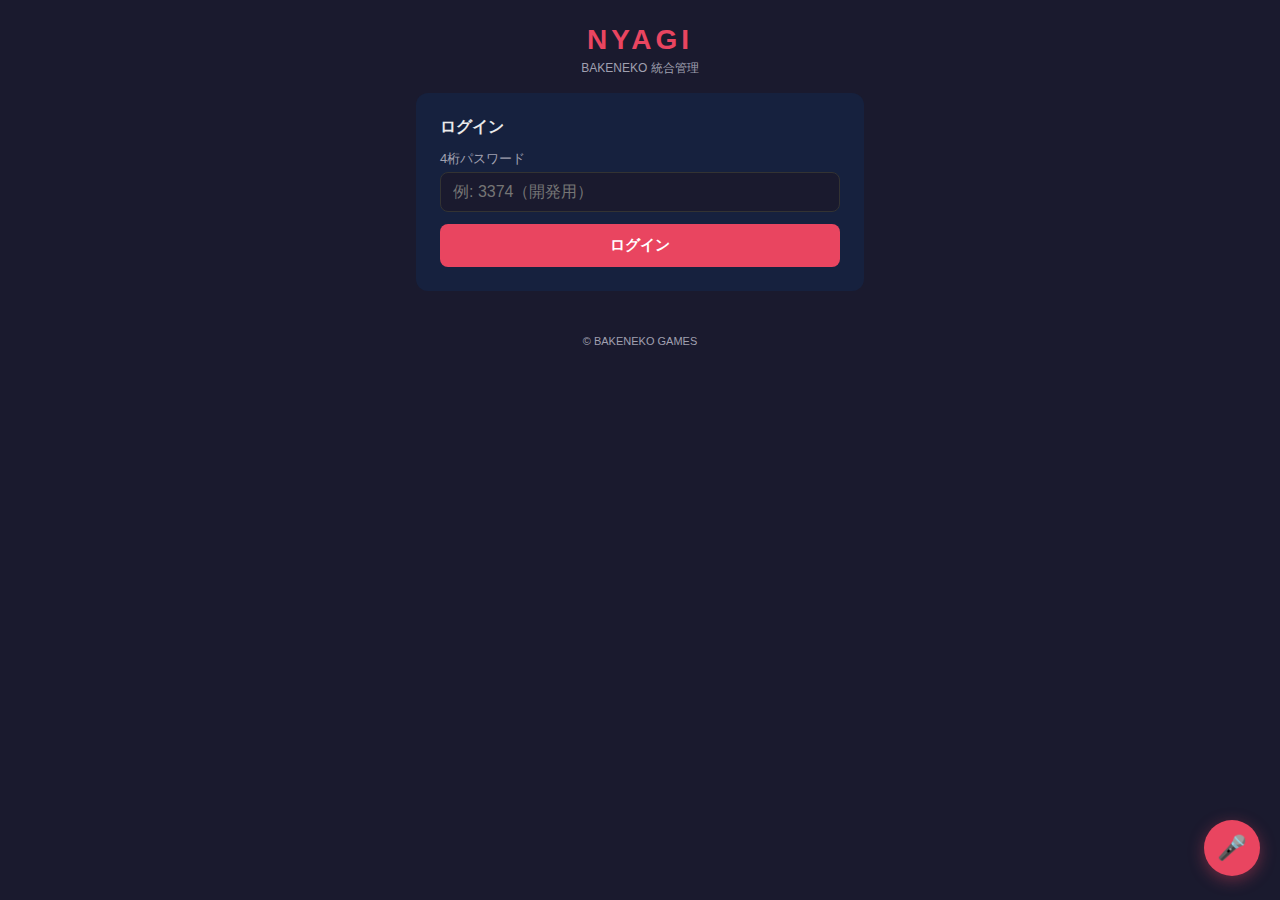
<file: nyagi-app/index.html>
<!DOCTYPE html>
<html lang="ja">
<head>
  <meta charset="UTF-8">
  <meta name="viewport" content="width=device-width, initial-scale=1.0, maximum-scale=1.0, user-scalable=no, viewport-fit=cover">
  <title>NYAGI</title>
  <link rel="manifest" href="manifest.json">
  <meta name="theme-color" content="#1a1a2e">
  <meta name="apple-mobile-web-app-capable" content="yes">
  <meta name="apple-mobile-web-app-status-bar-style" content="black-translucent">
  <link rel="stylesheet" href="style.css">
  <link rel="stylesheet" href="voice-console.css">
</head>
<body>

  <div class="header">
    <h1>NYAGI</h1>
    <p>BAKENEKO 統合管理</p>
  </div>

  <div class="offline-banner" id="offlineBanner">
    オフライン — 入力は自動保存され、復帰時に送信されます
  </div>

  <!-- ── ログイン ────────────────── -->
  <div class="login-section" id="loginSection">
    <h2>ログイン</h2>
    <div class="form-group">
      <label for="passwordInput">4桁パスワード</label>
      <input type="password" id="passwordInput" placeholder="例: 3374（開発用）" inputmode="numeric" pattern="[0-9]*" maxlength="4" autocomplete="off">
    </div>
    <div id="loginAlert" class="login-alert" style="display:none;"></div>
    <button class="btn btn-primary" id="loginBtn">ログイン</button>
  </div>

  <!-- ── メイン入力 ──────────────── -->
  <div class="input-section" id="inputSection">

    <!-- 音声入力 -->
    <div class="card">
      <h3>🎤 音声入力</h3>
      <button class="btn btn-record" id="recordBtn">🎤 録音開始</button>
      <div class="transcript-preview" id="transcriptPreview" style="margin-top:12px;display:none;"></div>
      <div style="margin-top:12px;display:none;" id="editArea">
        <textarea class="transcript-edit" id="transcriptEdit" rows="2" placeholder="認識結果を編集..."></textarea>
        <button class="btn btn-primary" id="submitVoiceBtn" style="margin-top:8px;">送信</button>
      </div>
    </div>

    <!-- テキスト入力 -->
    <div class="card">
      <h3>⌨️ テキスト入力</h3>
      <div class="text-input-row">
        <input type="text" id="textInput" placeholder="例: こはだ うんちした 普通">
        <button class="btn btn-primary" id="submitTextBtn" style="width:auto;padding:10px 16px;">送信</button>
      </div>
    </div>

    <!-- 結果表示 -->
    <div id="resultArea"></div>

    <!-- 履歴 -->
    <div class="history-section visible" id="historySection">
      <h2>入力履歴</h2>
      <div id="historyList"></div>
    </div>

    <div style="margin-top:16px;display:flex;gap:10px;flex-wrap:wrap;">
      <a href="dashboard.html" class="btn btn-outline" style="text-decoration:none;text-align:center;flex:1;">ダッシュボード</a>
      <a href="cats.html" class="btn btn-outline" style="text-decoration:none;text-align:center;flex:1;">猫一覧</a>
      <a href="staff.html" class="btn btn-outline" style="text-decoration:none;text-align:center;flex:1;">スタッフ登録</a>
    </div>
    <div style="margin-top:8px;">
      <button class="btn btn-outline" id="logoutBtn" style="width:100%;">ログアウト</button>
    </div>
  </div>

  <div class="footer">
    &copy; BAKENEKO GAMES
  </div>

  <script src="config.js"></script>
  <script src="js/app.js"></script>
  <script src="js/voice-console.js"></script>
</body>
</html>
</file>
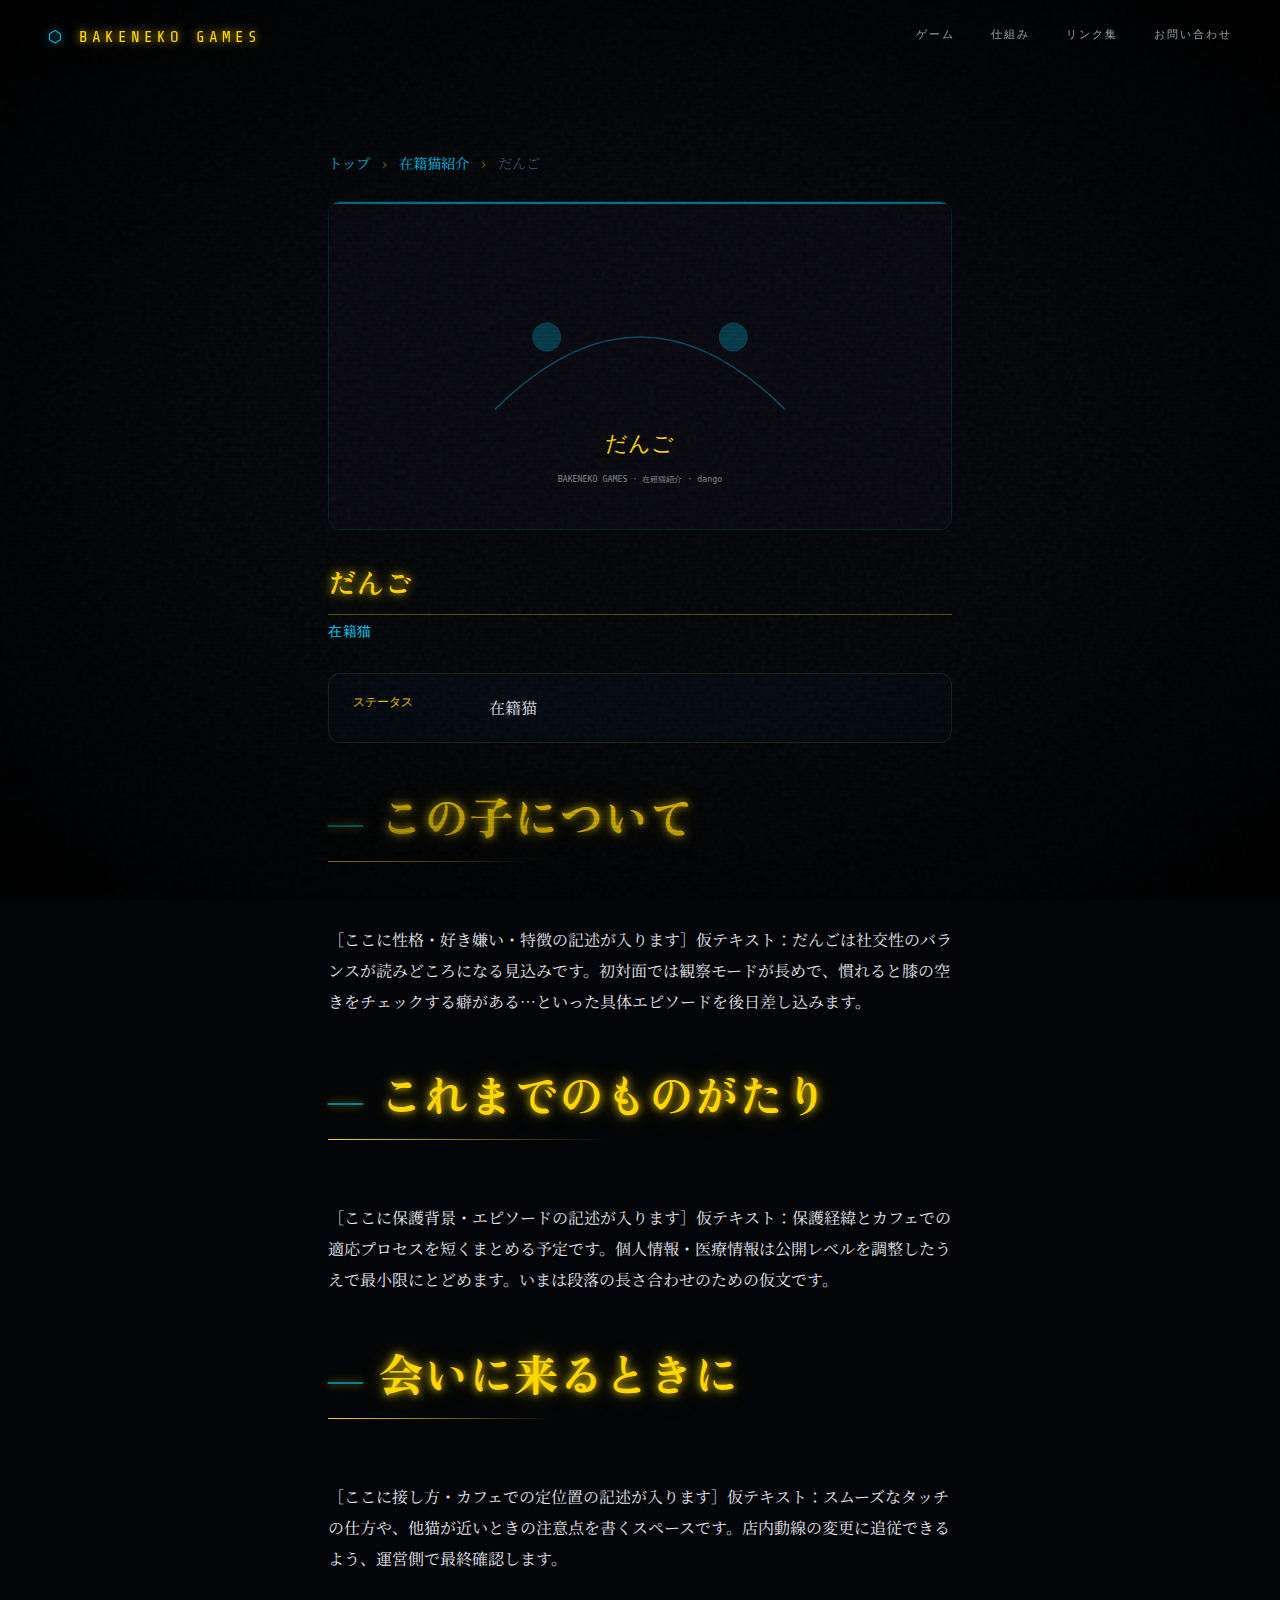
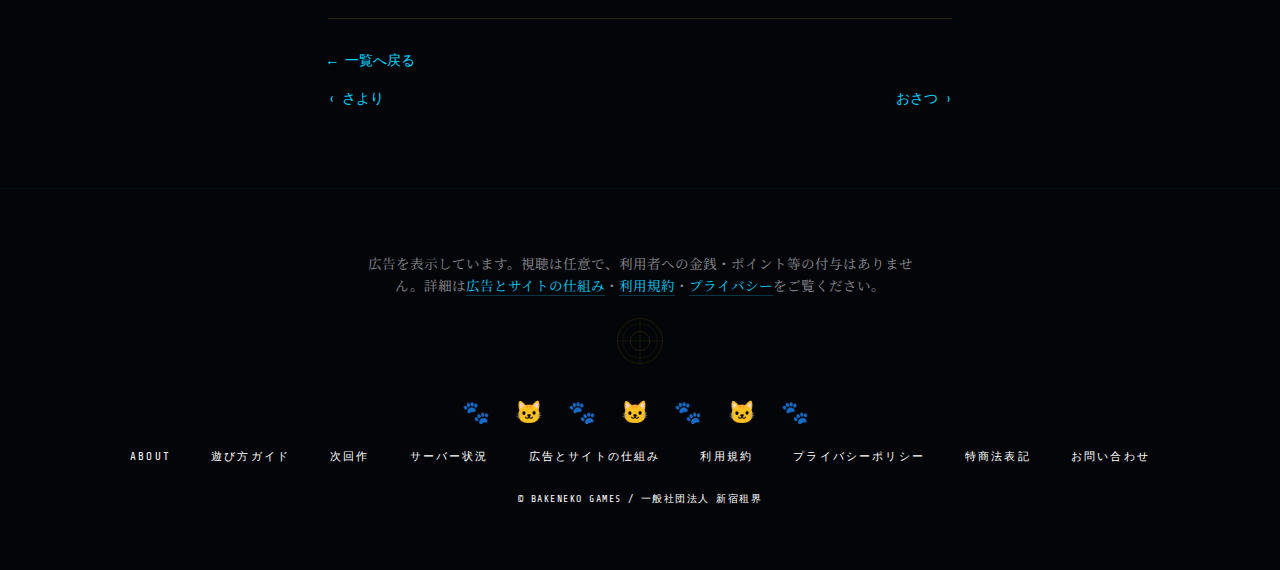
<file: cats/dango/index.html>
<!DOCTYPE html>
<html lang="ja">
<head>
  <meta charset="UTF-8">
  <script async src="https://pagead2.googlesyndication.com/pagead/js/adsbygoogle.js?client=ca-pub-5189561379756793" crossorigin="anonymous"></script>
  <meta name="viewport" content="width=device-width, initial-scale=1.0">
  <link rel="canonical" href="https://www.bakenekocafe.studio/cats/dango/">
  <title>だんご｜BAKENEKO GAMES 在籍猫紹介</title>
  <meta name="description" content="BAKENEKO CAFE 在籍猫「だんご」のプロフィール。里親募集や個性の紹介に使う予定の枠です。">
  <meta property="og:title" content="だんご｜BAKENEKO GAMES 在籍猫紹介">
  <meta property="og:description" content="BAKENEKO CAFE 在籍猫「だんご」のプロフィール。里親募集や個性の紹介に使う予定の枠です。">
  <meta property="og:image" content="https://www.bakenekocafe.studio/cats/images/dango-hero.svg">
  <meta name="twitter:card" content="summary_large_image">
  <script src="/ga.js"></script>
  <link rel="preconnect" href="https://fonts.googleapis.com">
  <link rel="preconnect" href="https://fonts.gstatic.com" crossorigin>
  <link href="https://fonts.googleapis.com/css2?family=Noto+Serif+JP:wght@400;700;900&family=Share+Tech+Mono&family=Zen+Old+Mincho:wght@400;700;900&display=swap" rel="stylesheet">
  <link rel="stylesheet" href="/portal.css">
  <link rel="stylesheet" href="/cats/cats.css">
</head>
<body>

  <div id="progress-bar"></div>
  <div class="film-grain"></div>
  <div class="scanlines"></div>
  <div class="vignette"></div>

  <header class="portal-header" id="header">
    <a href="/index.html" class="portal-logo">BAKENEKO GAMES</a>
    <nav class="portal-nav">
      <a href="/index.html#games">ゲーム</a>
      <a href="/support.html">仕組み</a>
      <a href="/links/">リンク集</a>
      <a href="/contact.html">お問い合わせ</a>
    </nav>
  </header>

  <main class="portal-page">
    <section class="portal-section portal-section--page cat-detail">

      <!-- 本番テキスト未記入のセクションは、該当 <section> ごと削除して公開すること。 -->
      <!-- スタッフが記入したセクションだけが表示されるポリシー。 -->

      <nav class="breadcrumb" aria-label="パンくずリスト">
        <a href="/">トップ</a>
        <span aria-hidden="true">›</span>
        <a href="/cats/">在籍猫紹介</a>
        <span aria-hidden="true">›</span>
        <span aria-current="page">だんご</span>
      </nav>

      <figure class="cat-hero">
        <img src="/cats/images/dango-hero.svg" alt="だんご" width="1200" height="630">
      </figure>

      <header class="cat-header">
        <h1 class="page-title">だんご</h1>
        <p class="cat-status">在籍猫</p>
      </header>

      <dl class="cat-facts">
        <div class="cat-facts__row">
          <dt>ステータス</dt>
          <dd>在籍猫</dd>
        </div>
      </dl>

      <section class="cat-section">
        <h2 class="section-title">この子について</h2>
        <p>［ここに性格・好き嫌い・特徴の記述が入ります］仮テキスト：だんごは社交性のバランスが読みどころになる見込みです。初対面では観察モードが長めで、慣れると膝の空きをチェックする癖がある…といった具体エピソードを後日差し込みます。</p>
      </section>

      <section class="cat-section">
        <h2 class="section-title">これまでのものがたり</h2>
        <p>［ここに保護背景・エピソードの記述が入ります］仮テキスト：保護経緯とカフェでの適応プロセスを短くまとめる予定です。個人情報・医療情報は公開レベルを調整したうえで最小限にとどめます。いまは段落の長さ合わせのための仮文です。</p>
      </section>

      <section class="cat-section">
        <h2 class="section-title">会いに来るときに</h2>
        <p>［ここに接し方・カフェでの定位置の記述が入ります］仮テキスト：スムーズなタッチの仕方や、他猫が近いときの注意点を書くスペースです。店内動線の変更に追従できるよう、運営側で最終確認します。</p>
      </section>

      <nav class="cat-nav">
        <a class="cat-nav__back" href="/cats/">← 一覧へ戻る</a>
        <div class="cat-nav__sibling">
          <a class="cat-nav__prev" href="/cats/sayori/">‹ さより</a>
          <a class="cat-nav__next" href="/cats/osatsu/">おさつ ›</a>
        </div>
      </nav>

    </section>

    <footer class="portal-footer">
      <p class="footer-ads-note">広告を表示しています。視聴は任意で、利用者への金銭・ポイント等の付与はありません。詳細は<a href="/support.html">広告とサイトの仕組み</a>・<a href="/terms.html">利用規約</a>・<a href="/privacy.html">プライバシー</a>をご覧ください。</p>
      <svg class="footer-mon" viewBox="0 0 100 100" fill="none">
        <circle cx="50" cy="50" r="47" stroke="rgba(255,215,0,0.8)" stroke-width="1.5"/>
        <circle cx="50" cy="50" r="36" stroke="rgba(255,215,0,0.8)" stroke-width="1"/>
        <circle cx="50" cy="50" r="20" stroke="rgba(255,215,0,0.8)" stroke-width="1.5"/>
        <line x1="50" y1="3" x2="50" y2="97" stroke="rgba(255,215,0,0.8)" stroke-width="1"/>
        <line x1="3" y1="50" x2="97" y2="50" stroke="rgba(255,215,0,0.8)" stroke-width="1"/>
      </svg>
      <span class="footer-cats">🐾 🐱 🐾 🐱 🐾 🐱 🐾</span>
      <nav class="footer-links">
        <a href="/about.html">About</a>
        <a href="/howto.html">遊び方ガイド</a>
        <a href="/nameko.html">次回作</a>
        <a href="/status.html">サーバー状況</a>
        <a href="/support.html">広告とサイトの仕組み</a>
        <a href="/terms.html">利用規約</a>
        <a href="/privacy.html">プライバシーポリシー</a>
        <a href="/tokusho.html">特商法表記</a>
        <a href="/contact.html">お問い合わせ</a>
      </nav>
      <div class="footer-copy">© BAKENEKO GAMES / 一般社団法人 新宿租界</div>
    </footer>
  </main>

  <script src="/portal.js"></script>
</body>
</html>
</file>
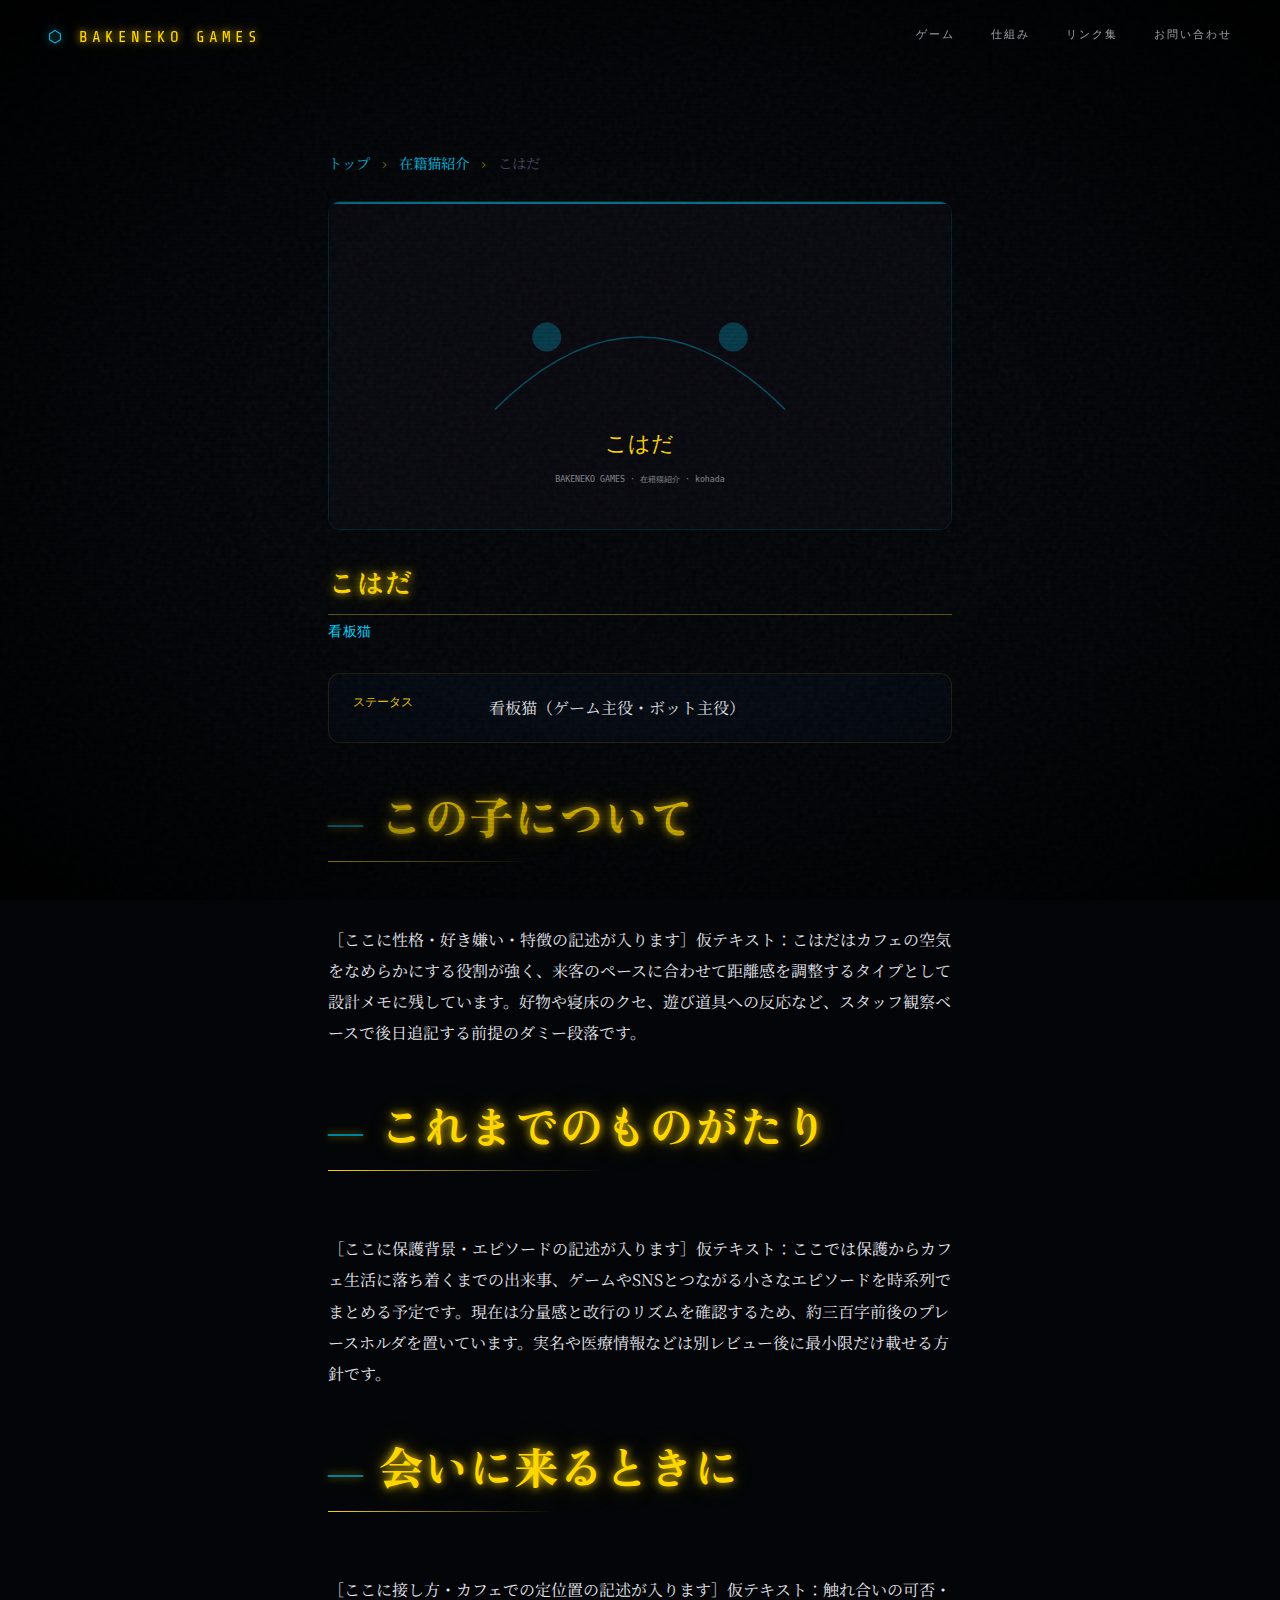
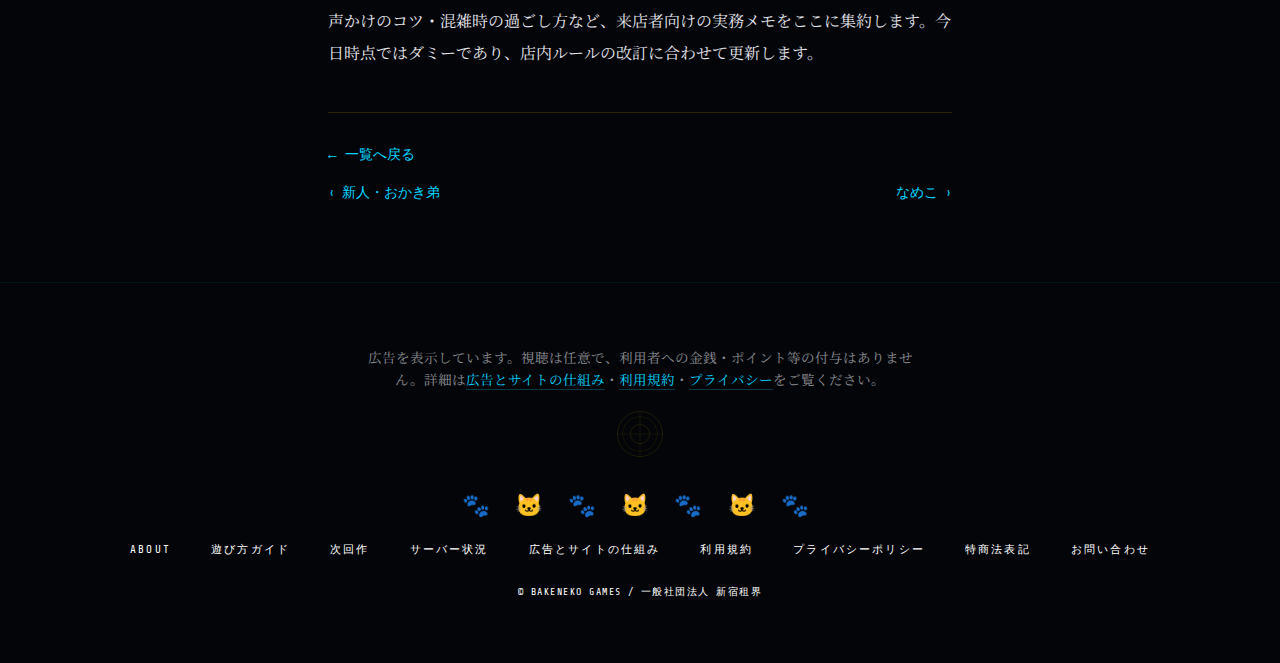
<file: cats/kohada/index.html>
<!DOCTYPE html>
<html lang="ja">
<head>
  <meta charset="UTF-8">
  <script async src="https://pagead2.googlesyndication.com/pagead/js/adsbygoogle.js?client=ca-pub-5189561379756793" crossorigin="anonymous"></script>
  <meta name="viewport" content="width=device-width, initial-scale=1.0">
  <link rel="canonical" href="https://www.bakenekocafe.studio/cats/kohada/">
  <title>こはだ｜BAKENEKO GAMES 在籍猫紹介</title>
  <meta name="description" content="BAKENEKO CAFE 看板猫「こはだ」のプロフィール。性格・エピソード・接し方を紹介しています。">
  <meta property="og:title" content="こはだ｜BAKENEKO GAMES 在籍猫紹介">
  <meta property="og:description" content="BAKENEKO CAFE 看板猫「こはだ」のプロフィール。性格・エピソード・接し方を紹介しています。">
  <meta property="og:image" content="https://www.bakenekocafe.studio/cats/images/kohada-hero.svg">
  <meta name="twitter:card" content="summary_large_image">
  <script src="/ga.js"></script>
  <link rel="preconnect" href="https://fonts.googleapis.com">
  <link rel="preconnect" href="https://fonts.gstatic.com" crossorigin>
  <link href="https://fonts.googleapis.com/css2?family=Noto+Serif+JP:wght@400;700;900&family=Share+Tech+Mono&family=Zen+Old+Mincho:wght@400;700;900&display=swap" rel="stylesheet">
  <link rel="stylesheet" href="/portal.css">
  <link rel="stylesheet" href="/cats/cats.css">
</head>
<body>

  <div id="progress-bar"></div>
  <div class="film-grain"></div>
  <div class="scanlines"></div>
  <div class="vignette"></div>

  <header class="portal-header" id="header">
    <a href="/index.html" class="portal-logo">BAKENEKO GAMES</a>
    <nav class="portal-nav">
      <a href="/index.html#games">ゲーム</a>
      <a href="/support.html">仕組み</a>
      <a href="/links/">リンク集</a>
      <a href="/contact.html">お問い合わせ</a>
    </nav>
  </header>

  <main class="portal-page">
    <section class="portal-section portal-section--page cat-detail">

      <!-- 本番テキスト未記入のセクションは、該当 <section> ごと削除して公開すること。 -->
      <!-- スタッフが記入したセクションだけが表示されるポリシー。 -->

      <nav class="breadcrumb" aria-label="パンくずリスト">
        <a href="/">トップ</a>
        <span aria-hidden="true">›</span>
        <a href="/cats/">在籍猫紹介</a>
        <span aria-hidden="true">›</span>
        <span aria-current="page">こはだ</span>
      </nav>

      <figure class="cat-hero">
        <img src="/cats/images/kohada-hero.svg" alt="こはだ" width="1200" height="630">
      </figure>

      <header class="cat-header">
        <h1 class="page-title">こはだ</h1>
        <p class="cat-status">看板猫</p>
      </header>

      <dl class="cat-facts">
        <div class="cat-facts__row">
          <dt>ステータス</dt>
          <dd>看板猫（ゲーム主役・ボット主役）</dd>
        </div>
      </dl>

      <section class="cat-section">
        <h2 class="section-title">この子について</h2>
        <p>［ここに性格・好き嫌い・特徴の記述が入ります］仮テキスト：こはだはカフェの空気をなめらかにする役割が強く、来客のペースに合わせて距離感を調整するタイプとして設計メモに残しています。好物や寝床のクセ、遊び道具への反応など、スタッフ観察ベースで後日追記する前提のダミー段落です。</p>
      </section>

      <section class="cat-section">
        <h2 class="section-title">これまでのものがたり</h2>
        <p>［ここに保護背景・エピソードの記述が入ります］仮テキスト：ここでは保護からカフェ生活に落ち着くまでの出来事、ゲームやSNSとつながる小さなエピソードを時系列でまとめる予定です。現在は分量感と改行のリズムを確認するため、約三百字前後のプレースホルダを置いています。実名や医療情報などは別レビュー後に最小限だけ載せる方針です。</p>
      </section>

      <section class="cat-section">
        <h2 class="section-title">会いに来るときに</h2>
        <p>［ここに接し方・カフェでの定位置の記述が入ります］仮テキスト：触れ合いの可否・声かけのコツ・混雑時の過ごし方など、来店者向けの実務メモをここに集約します。今日時点ではダミーであり、店内ルールの改訂に合わせて更新します。</p>
      </section>

      <nav class="cat-nav">
        <a class="cat-nav__back" href="/cats/">← 一覧へ戻る</a>
        <div class="cat-nav__sibling">
          <a class="cat-nav__prev" href="/cats/shinjin-okaki/">‹ 新人・おかき弟</a>
          <a class="cat-nav__next" href="/cats/nameko/">なめこ ›</a>
        </div>
      </nav>

    </section>

    <footer class="portal-footer">
      <p class="footer-ads-note">広告を表示しています。視聴は任意で、利用者への金銭・ポイント等の付与はありません。詳細は<a href="/support.html">広告とサイトの仕組み</a>・<a href="/terms.html">利用規約</a>・<a href="/privacy.html">プライバシー</a>をご覧ください。</p>
      <svg class="footer-mon" viewBox="0 0 100 100" fill="none">
        <circle cx="50" cy="50" r="47" stroke="rgba(255,215,0,0.8)" stroke-width="1.5"/>
        <circle cx="50" cy="50" r="36" stroke="rgba(255,215,0,0.8)" stroke-width="1"/>
        <circle cx="50" cy="50" r="20" stroke="rgba(255,215,0,0.8)" stroke-width="1.5"/>
        <line x1="50" y1="3" x2="50" y2="97" stroke="rgba(255,215,0,0.8)" stroke-width="1"/>
        <line x1="3" y1="50" x2="97" y2="50" stroke="rgba(255,215,0,0.8)" stroke-width="1"/>
      </svg>
      <span class="footer-cats">🐾 🐱 🐾 🐱 🐾 🐱 🐾</span>
      <nav class="footer-links">
        <a href="/about.html">About</a>
        <a href="/howto.html">遊び方ガイド</a>
        <a href="/nameko.html">次回作</a>
        <a href="/status.html">サーバー状況</a>
        <a href="/support.html">広告とサイトの仕組み</a>
        <a href="/terms.html">利用規約</a>
        <a href="/privacy.html">プライバシーポリシー</a>
        <a href="/tokusho.html">特商法表記</a>
        <a href="/contact.html">お問い合わせ</a>
      </nav>
      <div class="footer-copy">© BAKENEKO GAMES / 一般社団法人 新宿租界</div>
    </footer>
  </main>

  <script src="/portal.js"></script>
</body>
</html>
</file>
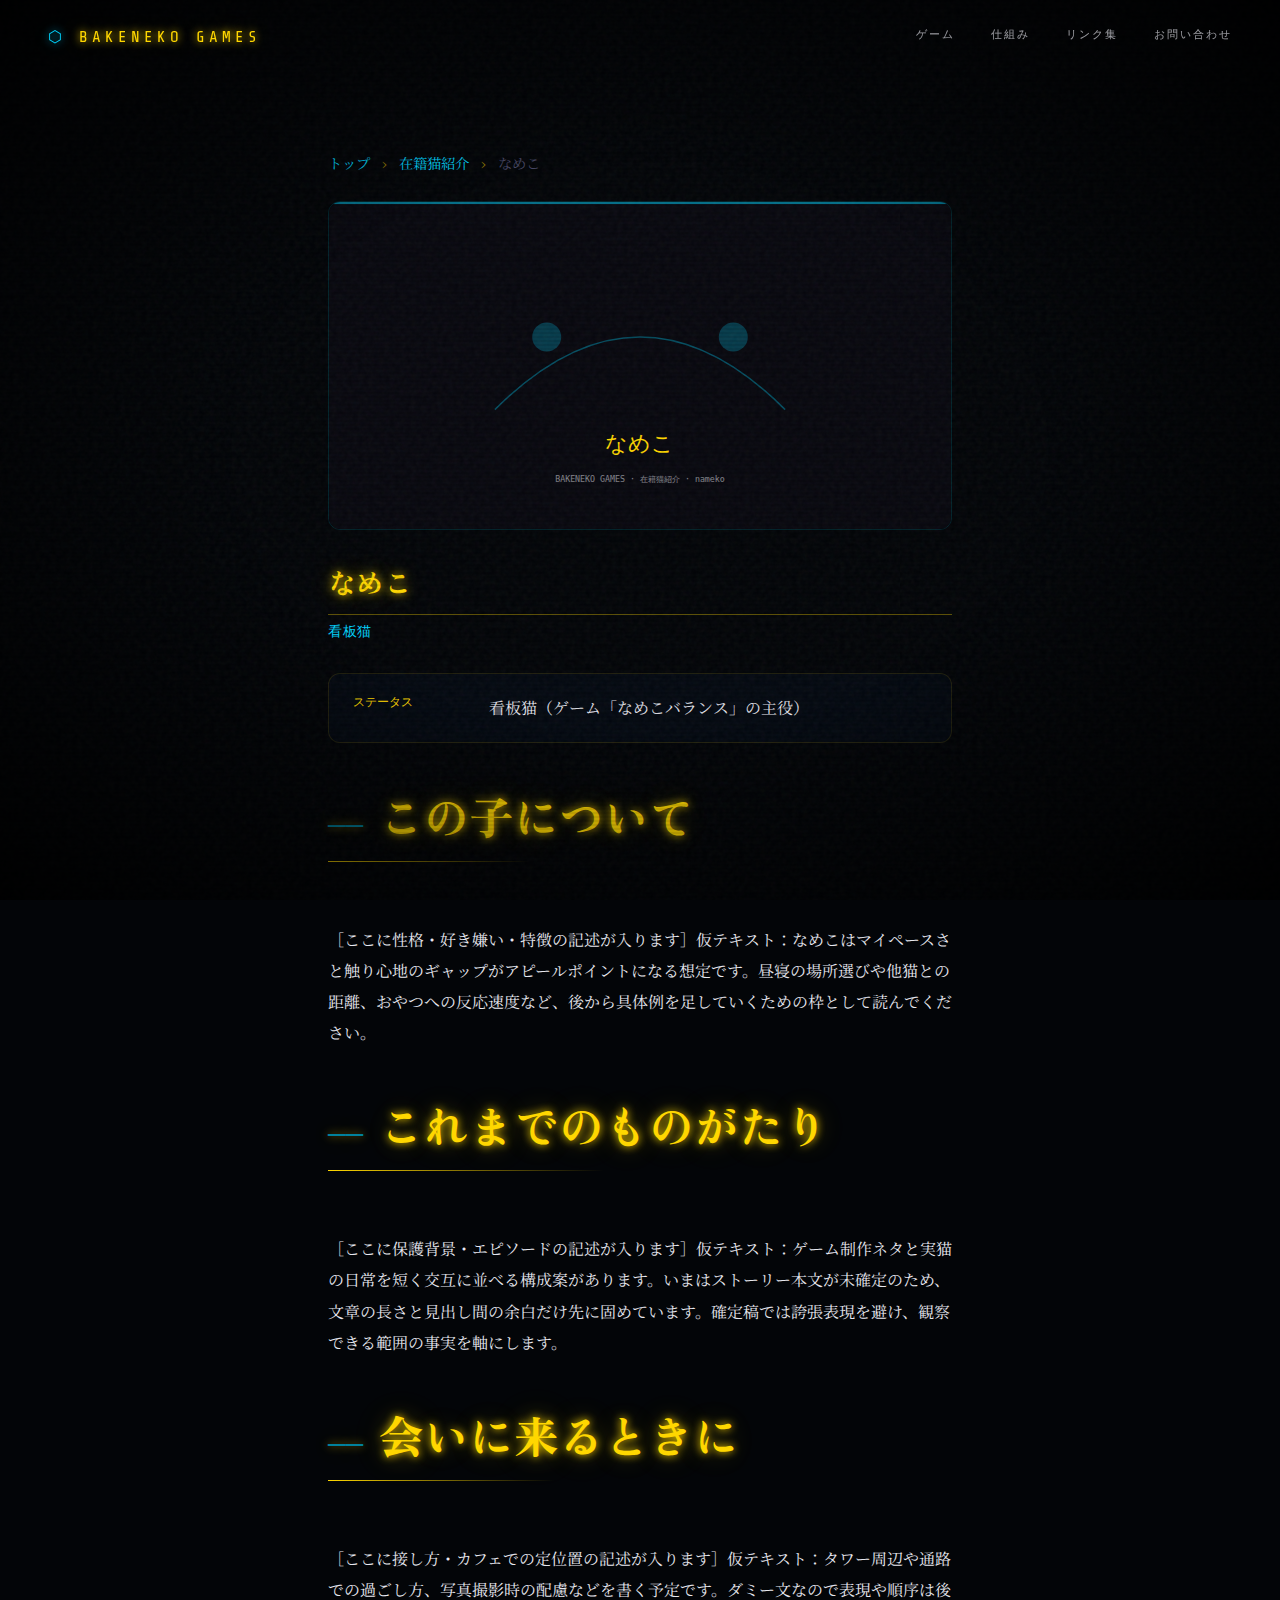
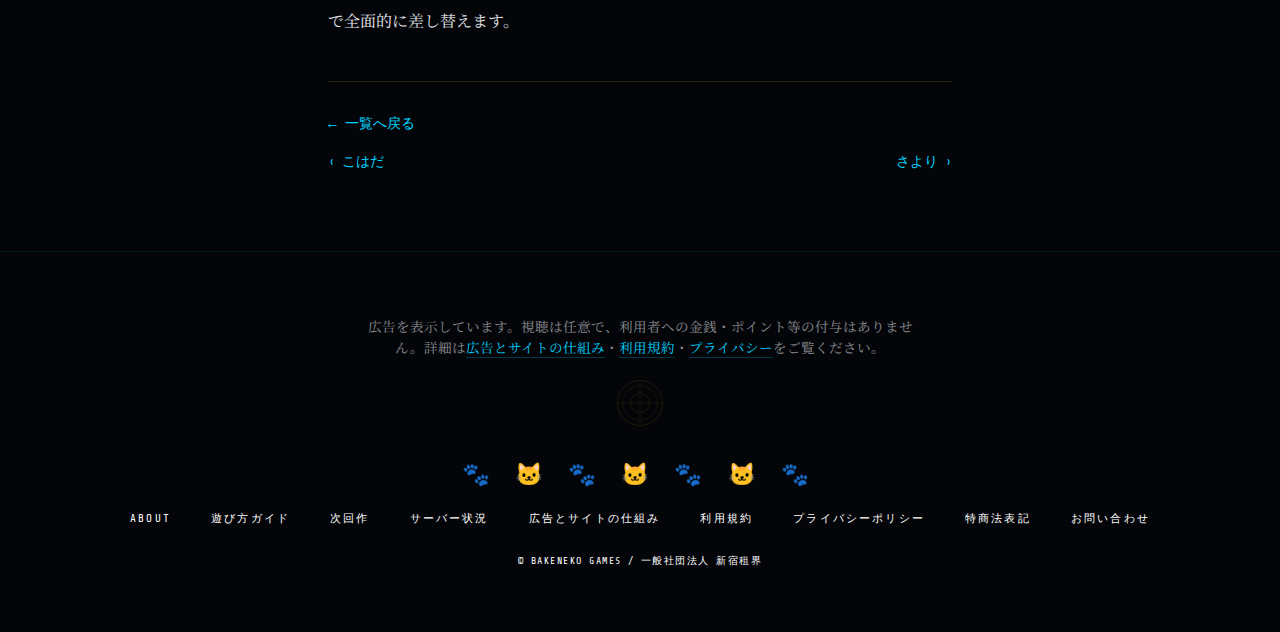
<file: cats/nameko/index.html>
<!DOCTYPE html>
<html lang="ja">
<head>
  <meta charset="UTF-8">
  <script async src="https://pagead2.googlesyndication.com/pagead/js/adsbygoogle.js?client=ca-pub-5189561379756793" crossorigin="anonymous"></script>
  <meta name="viewport" content="width=device-width, initial-scale=1.0">
  <link rel="canonical" href="https://www.bakenekocafe.studio/cats/nameko/">
  <title>なめこ｜BAKENEKO GAMES 在籍猫紹介</title>
  <meta name="description" content="BAKENEKO CAFE 看板猫「なめこ」のプロフィール。もふもふ担当としてカフェとゲーム双方に登場します。">
  <meta property="og:title" content="なめこ｜BAKENEKO GAMES 在籍猫紹介">
  <meta property="og:description" content="BAKENEKO CAFE 看板猫「なめこ」のプロフィール。もふもふ担当としてカフェとゲーム双方に登場します。">
  <meta property="og:image" content="https://www.bakenekocafe.studio/cats/images/nameko-hero.svg">
  <meta name="twitter:card" content="summary_large_image">
  <script src="/ga.js"></script>
  <link rel="preconnect" href="https://fonts.googleapis.com">
  <link rel="preconnect" href="https://fonts.gstatic.com" crossorigin>
  <link href="https://fonts.googleapis.com/css2?family=Noto+Serif+JP:wght@400;700;900&family=Share+Tech+Mono&family=Zen+Old+Mincho:wght@400;700;900&display=swap" rel="stylesheet">
  <link rel="stylesheet" href="/portal.css">
  <link rel="stylesheet" href="/cats/cats.css">
</head>
<body>

  <div id="progress-bar"></div>
  <div class="film-grain"></div>
  <div class="scanlines"></div>
  <div class="vignette"></div>

  <header class="portal-header" id="header">
    <a href="/index.html" class="portal-logo">BAKENEKO GAMES</a>
    <nav class="portal-nav">
      <a href="/index.html#games">ゲーム</a>
      <a href="/support.html">仕組み</a>
      <a href="/links/">リンク集</a>
      <a href="/contact.html">お問い合わせ</a>
    </nav>
  </header>

  <main class="portal-page">
    <section class="portal-section portal-section--page cat-detail">

      <!-- 本番テキスト未記入のセクションは、該当 <section> ごと削除して公開すること。 -->
      <!-- スタッフが記入したセクションだけが表示されるポリシー。 -->

      <nav class="breadcrumb" aria-label="パンくずリスト">
        <a href="/">トップ</a>
        <span aria-hidden="true">›</span>
        <a href="/cats/">在籍猫紹介</a>
        <span aria-hidden="true">›</span>
        <span aria-current="page">なめこ</span>
      </nav>

      <figure class="cat-hero">
        <img src="/cats/images/nameko-hero.svg" alt="なめこ" width="1200" height="630">
      </figure>

      <header class="cat-header">
        <h1 class="page-title">なめこ</h1>
        <p class="cat-status">看板猫</p>
      </header>

      <dl class="cat-facts">
        <div class="cat-facts__row">
          <dt>ステータス</dt>
          <dd>看板猫（ゲーム「なめこバランス」の主役）</dd>
        </div>
      </dl>

      <section class="cat-section">
        <h2 class="section-title">この子について</h2>
        <p>［ここに性格・好き嫌い・特徴の記述が入ります］仮テキスト：なめこはマイペースさと触り心地のギャップがアピールポイントになる想定です。昼寝の場所選びや他猫との距離、おやつへの反応速度など、後から具体例を足していくための枠として読んでください。</p>
      </section>

      <section class="cat-section">
        <h2 class="section-title">これまでのものがたり</h2>
        <p>［ここに保護背景・エピソードの記述が入ります］仮テキスト：ゲーム制作ネタと実猫の日常を短く交互に並べる構成案があります。いまはストーリー本文が未確定のため、文章の長さと見出し間の余白だけ先に固めています。確定稿では誇張表現を避け、観察できる範囲の事実を軸にします。</p>
      </section>

      <section class="cat-section">
        <h2 class="section-title">会いに来るときに</h2>
        <p>［ここに接し方・カフェでの定位置の記述が入ります］仮テキスト：タワー周辺や通路での過ごし方、写真撮影時の配慮などを書く予定です。ダミー文なので表現や順序は後で全面的に差し替えます。</p>
      </section>

      <nav class="cat-nav">
        <a class="cat-nav__back" href="/cats/">← 一覧へ戻る</a>
        <div class="cat-nav__sibling">
          <a class="cat-nav__prev" href="/cats/kohada/">‹ こはだ</a>
          <a class="cat-nav__next" href="/cats/sayori/">さより ›</a>
        </div>
      </nav>

    </section>

    <footer class="portal-footer">
      <p class="footer-ads-note">広告を表示しています。視聴は任意で、利用者への金銭・ポイント等の付与はありません。詳細は<a href="/support.html">広告とサイトの仕組み</a>・<a href="/terms.html">利用規約</a>・<a href="/privacy.html">プライバシー</a>をご覧ください。</p>
      <svg class="footer-mon" viewBox="0 0 100 100" fill="none">
        <circle cx="50" cy="50" r="47" stroke="rgba(255,215,0,0.8)" stroke-width="1.5"/>
        <circle cx="50" cy="50" r="36" stroke="rgba(255,215,0,0.8)" stroke-width="1"/>
        <circle cx="50" cy="50" r="20" stroke="rgba(255,215,0,0.8)" stroke-width="1.5"/>
        <line x1="50" y1="3" x2="50" y2="97" stroke="rgba(255,215,0,0.8)" stroke-width="1"/>
        <line x1="3" y1="50" x2="97" y2="50" stroke="rgba(255,215,0,0.8)" stroke-width="1"/>
      </svg>
      <span class="footer-cats">🐾 🐱 🐾 🐱 🐾 🐱 🐾</span>
      <nav class="footer-links">
        <a href="/about.html">About</a>
        <a href="/howto.html">遊び方ガイド</a>
        <a href="/nameko.html">次回作</a>
        <a href="/status.html">サーバー状況</a>
        <a href="/support.html">広告とサイトの仕組み</a>
        <a href="/terms.html">利用規約</a>
        <a href="/privacy.html">プライバシーポリシー</a>
        <a href="/tokusho.html">特商法表記</a>
        <a href="/contact.html">お問い合わせ</a>
      </nav>
      <div class="footer-copy">© BAKENEKO GAMES / 一般社団法人 新宿租界</div>
    </footer>
  </main>

  <script src="/portal.js"></script>
</body>
</html>
</file>
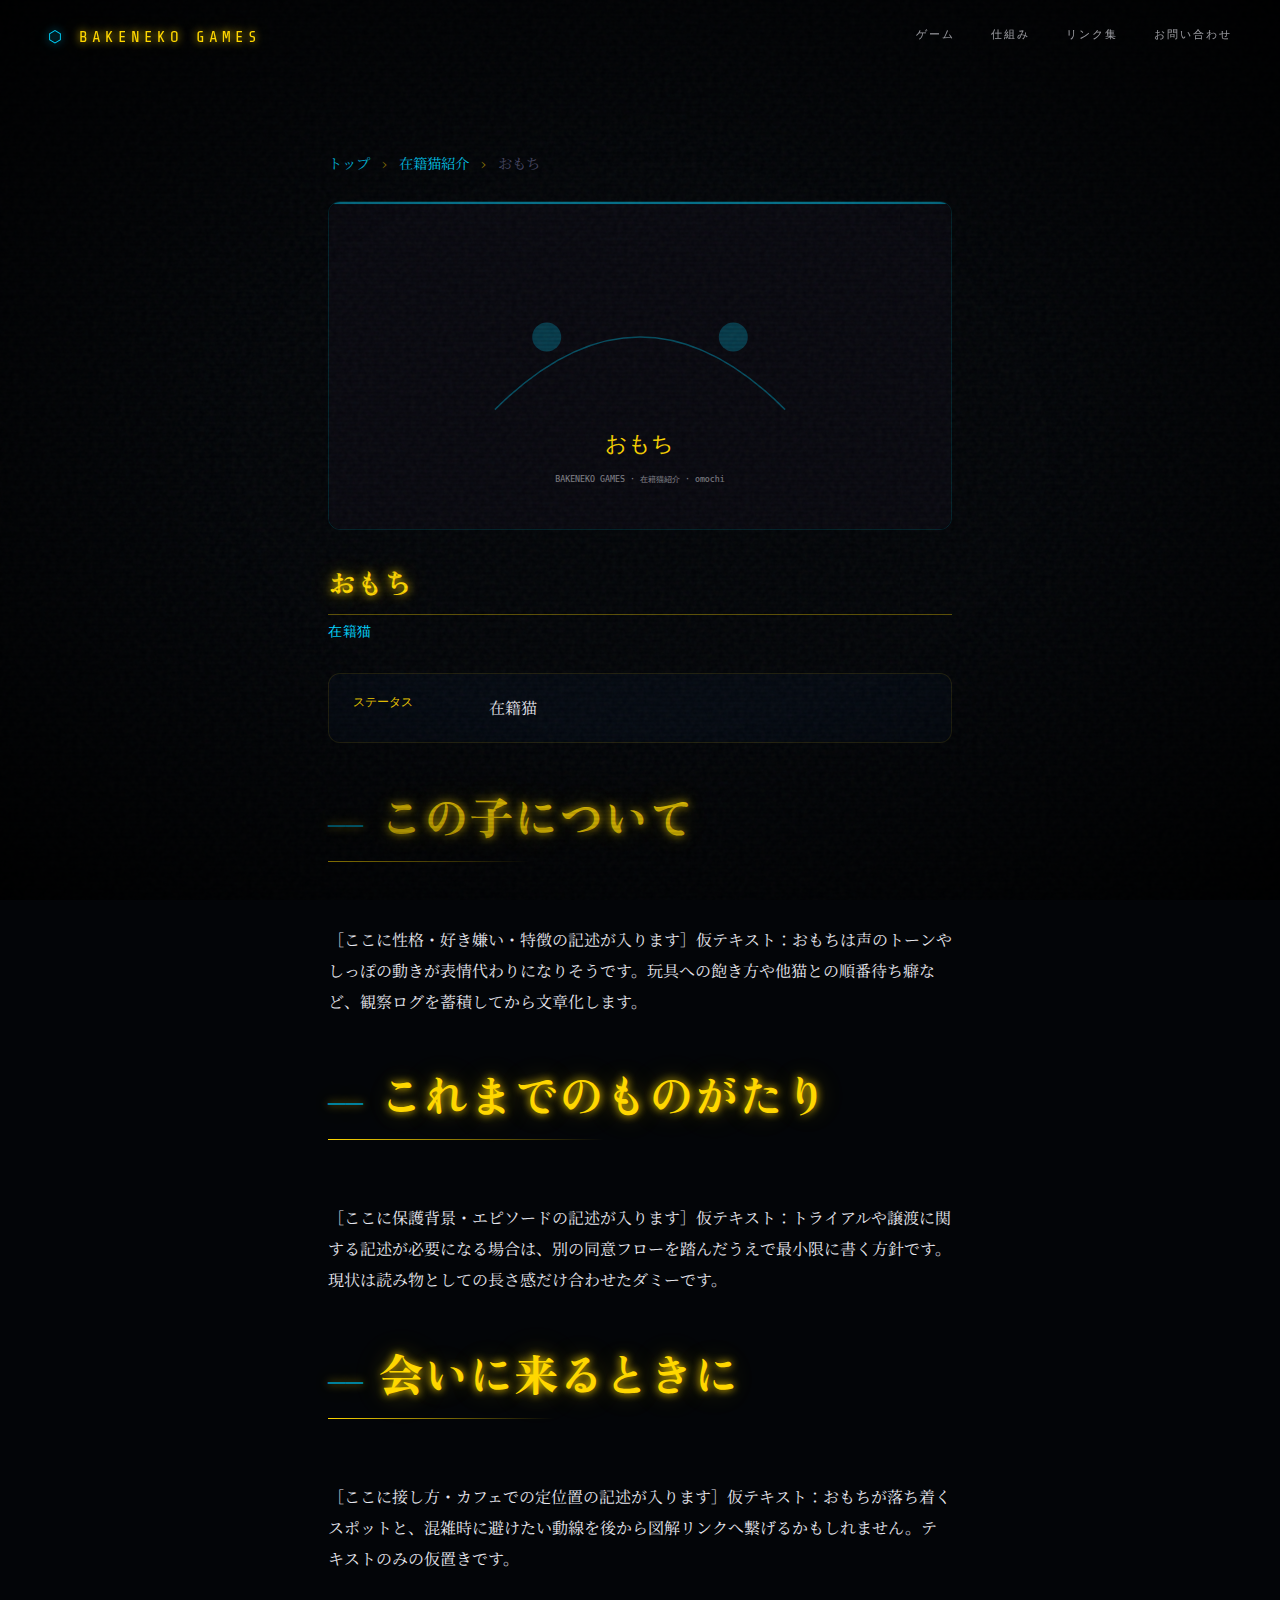
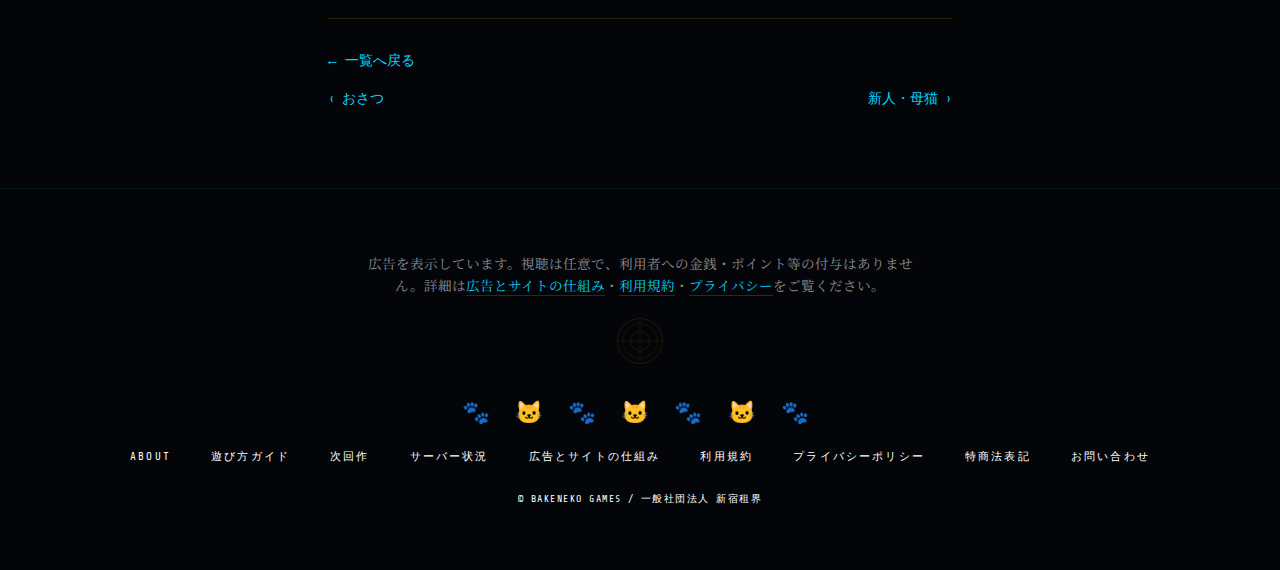
<file: cats/omochi/index.html>
<!DOCTYPE html>
<html lang="ja">
<head>
  <meta charset="UTF-8">
  <script async src="https://pagead2.googlesyndication.com/pagead/js/adsbygoogle.js?client=ca-pub-5189561379756793" crossorigin="anonymous"></script>
  <meta name="viewport" content="width=device-width, initial-scale=1.0">
  <link rel="canonical" href="https://www.bakenekocafe.studio/cats/omochi/">
  <title>おもち｜BAKENEKO GAMES 在籍猫紹介</title>
  <meta name="description" content="BAKENEKO CAFE 在籍猫「おもち」のプロフィール。これから本文を充実させるためのプレースホルダです。">
  <meta property="og:title" content="おもち｜BAKENEKO GAMES 在籍猫紹介">
  <meta property="og:description" content="BAKENEKO CAFE 在籍猫「おもち」のプロフィール。これから本文を充実させるためのプレースホルダです。">
  <meta property="og:image" content="https://www.bakenekocafe.studio/cats/images/omochi-hero.svg">
  <meta name="twitter:card" content="summary_large_image">
  <script src="/ga.js"></script>
  <link rel="preconnect" href="https://fonts.googleapis.com">
  <link rel="preconnect" href="https://fonts.gstatic.com" crossorigin>
  <link href="https://fonts.googleapis.com/css2?family=Noto+Serif+JP:wght@400;700;900&family=Share+Tech+Mono&family=Zen+Old+Mincho:wght@400;700;900&display=swap" rel="stylesheet">
  <link rel="stylesheet" href="/portal.css">
  <link rel="stylesheet" href="/cats/cats.css">
</head>
<body>

  <div id="progress-bar"></div>
  <div class="film-grain"></div>
  <div class="scanlines"></div>
  <div class="vignette"></div>

  <header class="portal-header" id="header">
    <a href="/index.html" class="portal-logo">BAKENEKO GAMES</a>
    <nav class="portal-nav">
      <a href="/index.html#games">ゲーム</a>
      <a href="/support.html">仕組み</a>
      <a href="/links/">リンク集</a>
      <a href="/contact.html">お問い合わせ</a>
    </nav>
  </header>

  <main class="portal-page">
    <section class="portal-section portal-section--page cat-detail">

      <!-- 本番テキスト未記入のセクションは、該当 <section> ごと削除して公開すること。 -->
      <!-- スタッフが記入したセクションだけが表示されるポリシー。 -->

      <nav class="breadcrumb" aria-label="パンくずリスト">
        <a href="/">トップ</a>
        <span aria-hidden="true">›</span>
        <a href="/cats/">在籍猫紹介</a>
        <span aria-hidden="true">›</span>
        <span aria-current="page">おもち</span>
      </nav>

      <figure class="cat-hero">
        <img src="/cats/images/omochi-hero.svg" alt="おもち" width="1200" height="630">
      </figure>

      <header class="cat-header">
        <h1 class="page-title">おもち</h1>
        <p class="cat-status">在籍猫</p>
      </header>

      <dl class="cat-facts">
        <div class="cat-facts__row">
          <dt>ステータス</dt>
          <dd>在籍猫</dd>
        </div>
      </dl>

      <section class="cat-section">
        <h2 class="section-title">この子について</h2>
        <p>［ここに性格・好き嫌い・特徴の記述が入ります］仮テキスト：おもちは声のトーンやしっぽの動きが表情代わりになりそうです。玩具への飽き方や他猫との順番待ち癖など、観察ログを蓄積してから文章化します。</p>
      </section>

      <section class="cat-section">
        <h2 class="section-title">これまでのものがたり</h2>
        <p>［ここに保護背景・エピソードの記述が入ります］仮テキスト：トライアルや譲渡に関する記述が必要になる場合は、別の同意フローを踏んだうえで最小限に書く方針です。現状は読み物としての長さ感だけ合わせたダミーです。</p>
      </section>

      <section class="cat-section">
        <h2 class="section-title">会いに来るときに</h2>
        <p>［ここに接し方・カフェでの定位置の記述が入ります］仮テキスト：おもちが落ち着くスポットと、混雑時に避けたい動線を後から図解リンクへ繋げるかもしれません。テキストのみの仮置きです。</p>
      </section>

      <nav class="cat-nav">
        <a class="cat-nav__back" href="/cats/">← 一覧へ戻る</a>
        <div class="cat-nav__sibling">
          <a class="cat-nav__prev" href="/cats/osatsu/">‹ おさつ</a>
          <a class="cat-nav__next" href="/cats/shinjin-haha/">新人・母猫 ›</a>
        </div>
      </nav>

    </section>

    <footer class="portal-footer">
      <p class="footer-ads-note">広告を表示しています。視聴は任意で、利用者への金銭・ポイント等の付与はありません。詳細は<a href="/support.html">広告とサイトの仕組み</a>・<a href="/terms.html">利用規約</a>・<a href="/privacy.html">プライバシー</a>をご覧ください。</p>
      <svg class="footer-mon" viewBox="0 0 100 100" fill="none">
        <circle cx="50" cy="50" r="47" stroke="rgba(255,215,0,0.8)" stroke-width="1.5"/>
        <circle cx="50" cy="50" r="36" stroke="rgba(255,215,0,0.8)" stroke-width="1"/>
        <circle cx="50" cy="50" r="20" stroke="rgba(255,215,0,0.8)" stroke-width="1.5"/>
        <line x1="50" y1="3" x2="50" y2="97" stroke="rgba(255,215,0,0.8)" stroke-width="1"/>
        <line x1="3" y1="50" x2="97" y2="50" stroke="rgba(255,215,0,0.8)" stroke-width="1"/>
      </svg>
      <span class="footer-cats">🐾 🐱 🐾 🐱 🐾 🐱 🐾</span>
      <nav class="footer-links">
        <a href="/about.html">About</a>
        <a href="/howto.html">遊び方ガイド</a>
        <a href="/nameko.html">次回作</a>
        <a href="/status.html">サーバー状況</a>
        <a href="/support.html">広告とサイトの仕組み</a>
        <a href="/terms.html">利用規約</a>
        <a href="/privacy.html">プライバシーポリシー</a>
        <a href="/tokusho.html">特商法表記</a>
        <a href="/contact.html">お問い合わせ</a>
      </nav>
      <div class="footer-copy">© BAKENEKO GAMES / 一般社団法人 新宿租界</div>
    </footer>
  </main>

  <script src="/portal.js"></script>
</body>
</html>
</file>
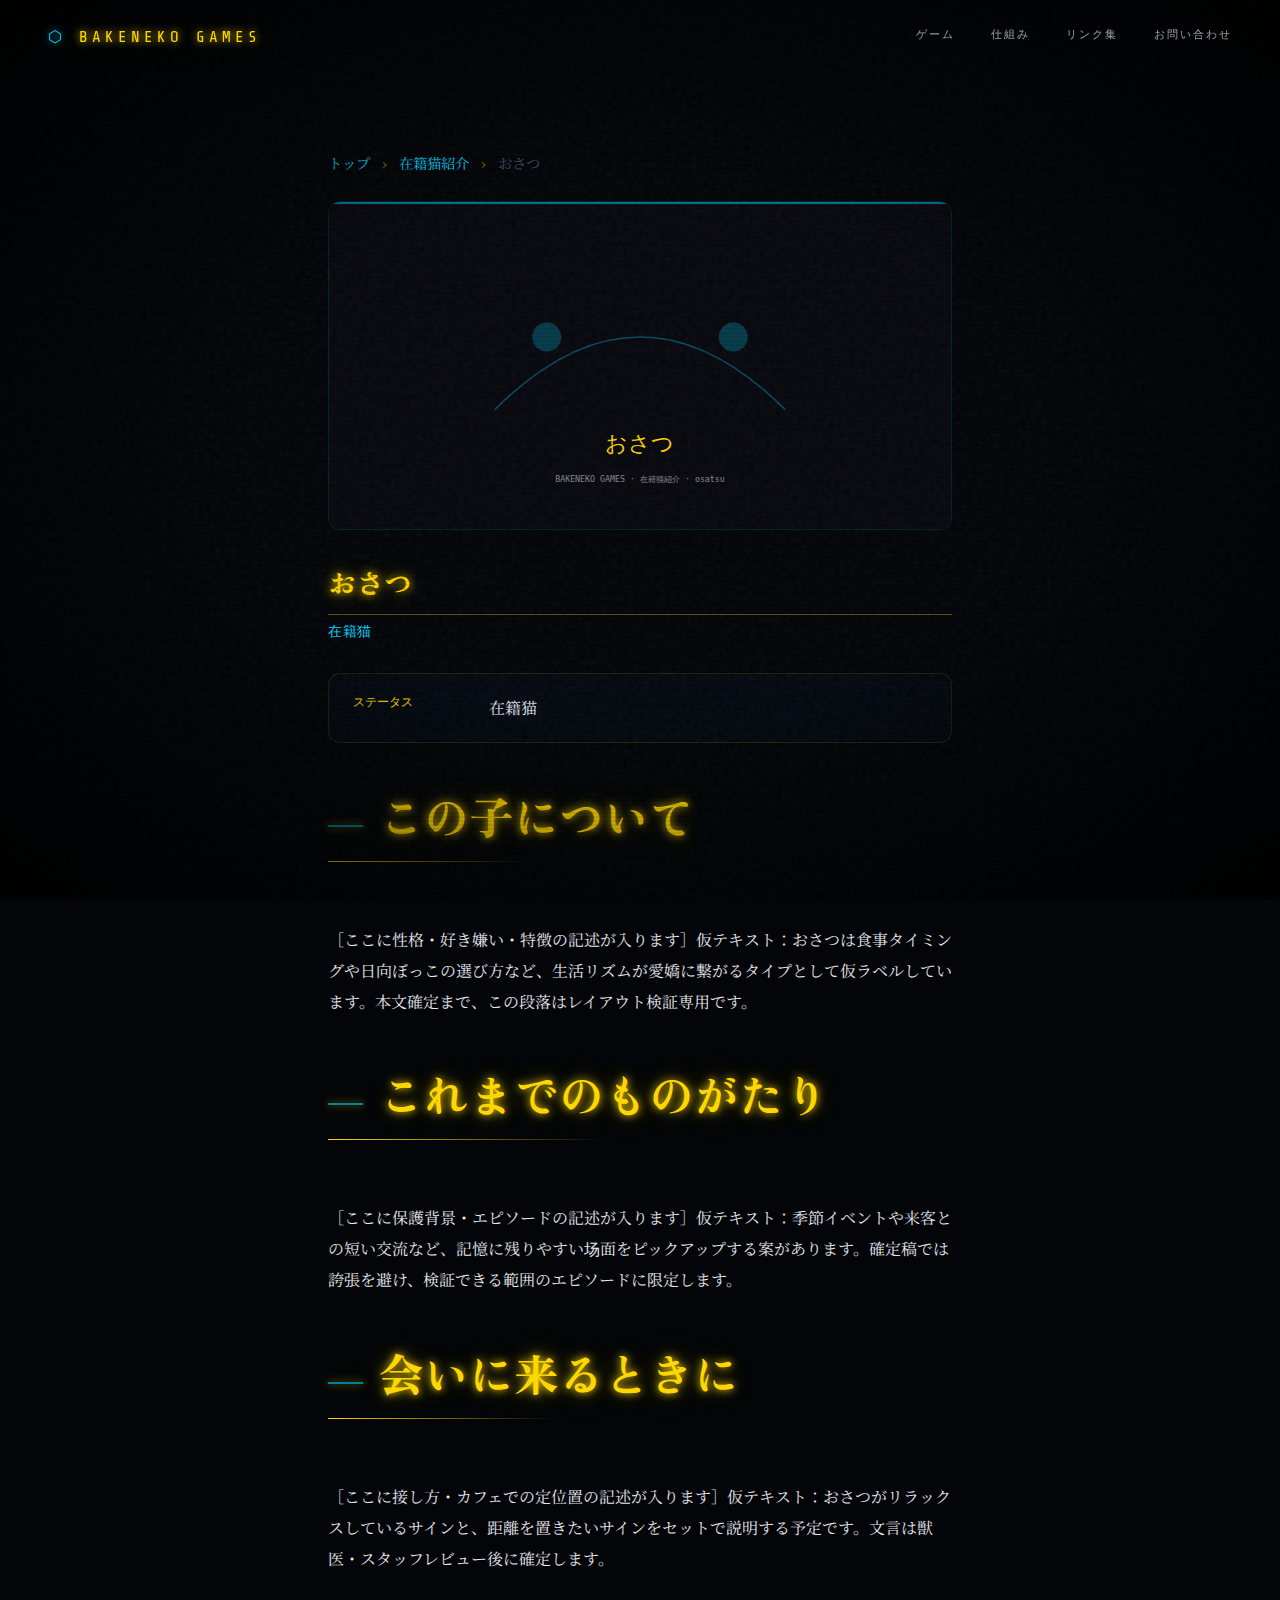
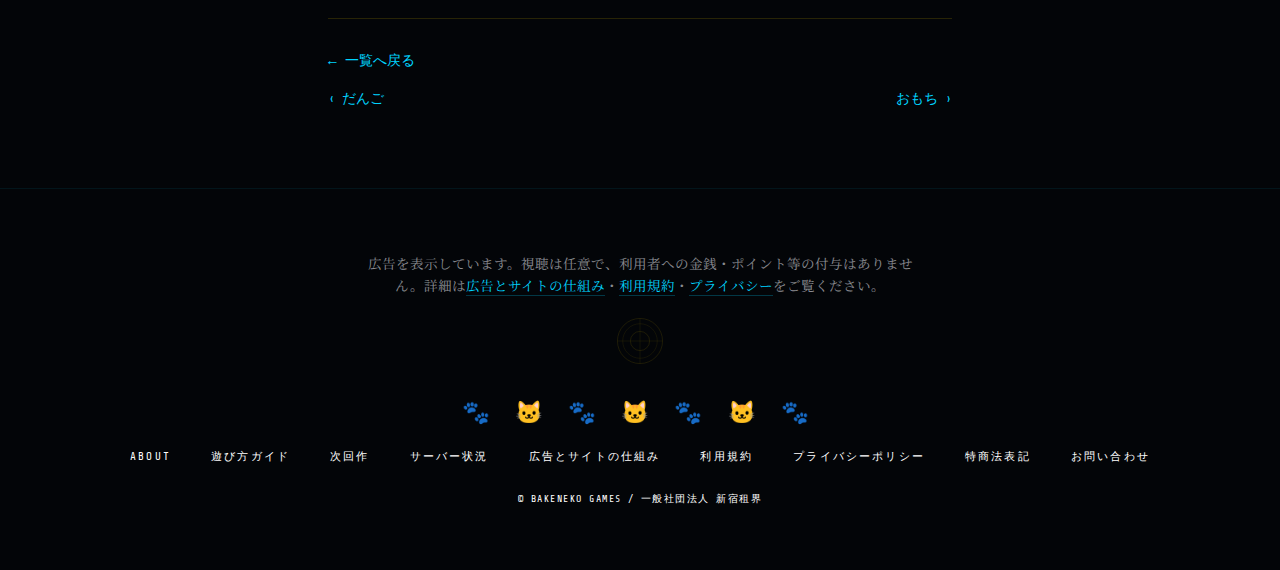
<file: cats/osatsu/index.html>
<!DOCTYPE html>
<html lang="ja">
<head>
  <meta charset="UTF-8">
  <script async src="https://pagead2.googlesyndication.com/pagead/js/adsbygoogle.js?client=ca-pub-5189561379756793" crossorigin="anonymous"></script>
  <meta name="viewport" content="width=device-width, initial-scale=1.0">
  <link rel="canonical" href="https://www.bakenekocafe.studio/cats/osatsu/">
  <title>おさつ｜BAKENEKO GAMES 在籍猫紹介</title>
  <meta name="description" content="BAKENEKO CAFE 在籍猫「おさつ」のプロフィール。性格とカフェでの過ごし方を後日記載します。">
  <meta property="og:title" content="おさつ｜BAKENEKO GAMES 在籍猫紹介">
  <meta property="og:description" content="BAKENEKO CAFE 在籍猫「おさつ」のプロフィール。性格とカフェでの過ごし方を後日記載します。">
  <meta property="og:image" content="https://www.bakenekocafe.studio/cats/images/osatsu-hero.svg">
  <meta name="twitter:card" content="summary_large_image">
  <script src="/ga.js"></script>
  <link rel="preconnect" href="https://fonts.googleapis.com">
  <link rel="preconnect" href="https://fonts.gstatic.com" crossorigin>
  <link href="https://fonts.googleapis.com/css2?family=Noto+Serif+JP:wght@400;700;900&family=Share+Tech+Mono&family=Zen+Old+Mincho:wght@400;700;900&display=swap" rel="stylesheet">
  <link rel="stylesheet" href="/portal.css">
  <link rel="stylesheet" href="/cats/cats.css">
</head>
<body>

  <div id="progress-bar"></div>
  <div class="film-grain"></div>
  <div class="scanlines"></div>
  <div class="vignette"></div>

  <header class="portal-header" id="header">
    <a href="/index.html" class="portal-logo">BAKENEKO GAMES</a>
    <nav class="portal-nav">
      <a href="/index.html#games">ゲーム</a>
      <a href="/support.html">仕組み</a>
      <a href="/links/">リンク集</a>
      <a href="/contact.html">お問い合わせ</a>
    </nav>
  </header>

  <main class="portal-page">
    <section class="portal-section portal-section--page cat-detail">

      <!-- 本番テキスト未記入のセクションは、該当 <section> ごと削除して公開すること。 -->
      <!-- スタッフが記入したセクションだけが表示されるポリシー。 -->

      <nav class="breadcrumb" aria-label="パンくずリスト">
        <a href="/">トップ</a>
        <span aria-hidden="true">›</span>
        <a href="/cats/">在籍猫紹介</a>
        <span aria-hidden="true">›</span>
        <span aria-current="page">おさつ</span>
      </nav>

      <figure class="cat-hero">
        <img src="/cats/images/osatsu-hero.svg" alt="おさつ" width="1200" height="630">
      </figure>

      <header class="cat-header">
        <h1 class="page-title">おさつ</h1>
        <p class="cat-status">在籍猫</p>
      </header>

      <dl class="cat-facts">
        <div class="cat-facts__row">
          <dt>ステータス</dt>
          <dd>在籍猫</dd>
        </div>
      </dl>

      <section class="cat-section">
        <h2 class="section-title">この子について</h2>
        <p>［ここに性格・好き嫌い・特徴の記述が入ります］仮テキスト：おさつは食事タイミングや日向ぼっこの選び方など、生活リズムが愛嬌に繋がるタイプとして仮ラベルしています。本文確定まで、この段落はレイアウト検証専用です。</p>
      </section>

      <section class="cat-section">
        <h2 class="section-title">これまでのものがたり</h2>
        <p>［ここに保護背景・エピソードの記述が入ります］仮テキスト：季節イベントや来客との短い交流など、記憶に残りやすい场面をピックアップする案があります。確定稿では誇張を避け、検証できる範囲のエピソードに限定します。</p>
      </section>

      <section class="cat-section">
        <h2 class="section-title">会いに来るときに</h2>
        <p>［ここに接し方・カフェでの定位置の記述が入ります］仮テキスト：おさつがリラックスしているサインと、距離を置きたいサインをセットで説明する予定です。文言は獣医・スタッフレビュー後に確定します。</p>
      </section>

      <nav class="cat-nav">
        <a class="cat-nav__back" href="/cats/">← 一覧へ戻る</a>
        <div class="cat-nav__sibling">
          <a class="cat-nav__prev" href="/cats/dango/">‹ だんご</a>
          <a class="cat-nav__next" href="/cats/omochi/">おもち ›</a>
        </div>
      </nav>

    </section>

    <footer class="portal-footer">
      <p class="footer-ads-note">広告を表示しています。視聴は任意で、利用者への金銭・ポイント等の付与はありません。詳細は<a href="/support.html">広告とサイトの仕組み</a>・<a href="/terms.html">利用規約</a>・<a href="/privacy.html">プライバシー</a>をご覧ください。</p>
      <svg class="footer-mon" viewBox="0 0 100 100" fill="none">
        <circle cx="50" cy="50" r="47" stroke="rgba(255,215,0,0.8)" stroke-width="1.5"/>
        <circle cx="50" cy="50" r="36" stroke="rgba(255,215,0,0.8)" stroke-width="1"/>
        <circle cx="50" cy="50" r="20" stroke="rgba(255,215,0,0.8)" stroke-width="1.5"/>
        <line x1="50" y1="3" x2="50" y2="97" stroke="rgba(255,215,0,0.8)" stroke-width="1"/>
        <line x1="3" y1="50" x2="97" y2="50" stroke="rgba(255,215,0,0.8)" stroke-width="1"/>
      </svg>
      <span class="footer-cats">🐾 🐱 🐾 🐱 🐾 🐱 🐾</span>
      <nav class="footer-links">
        <a href="/about.html">About</a>
        <a href="/howto.html">遊び方ガイド</a>
        <a href="/nameko.html">次回作</a>
        <a href="/status.html">サーバー状況</a>
        <a href="/support.html">広告とサイトの仕組み</a>
        <a href="/terms.html">利用規約</a>
        <a href="/privacy.html">プライバシーポリシー</a>
        <a href="/tokusho.html">特商法表記</a>
        <a href="/contact.html">お問い合わせ</a>
      </nav>
      <div class="footer-copy">© BAKENEKO GAMES / 一般社団法人 新宿租界</div>
    </footer>
  </main>

  <script src="/portal.js"></script>
</body>
</html>
</file>
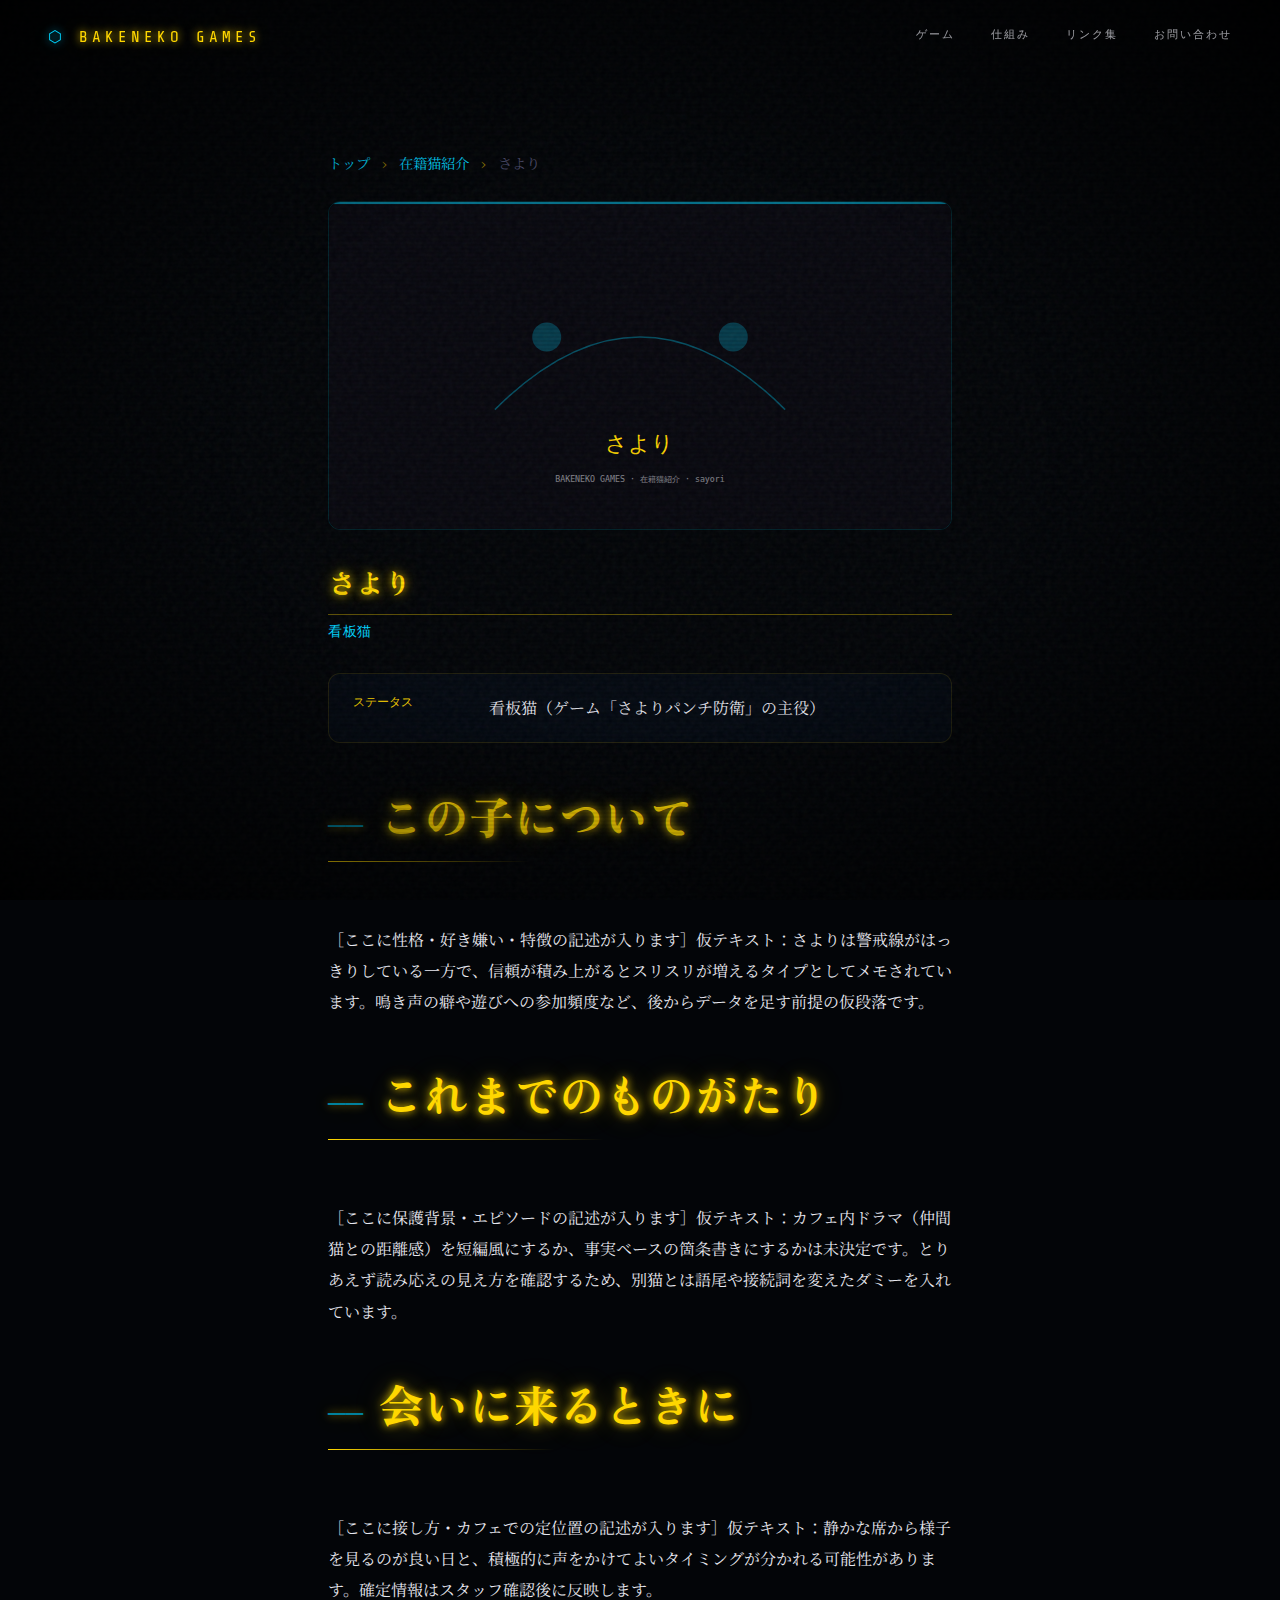
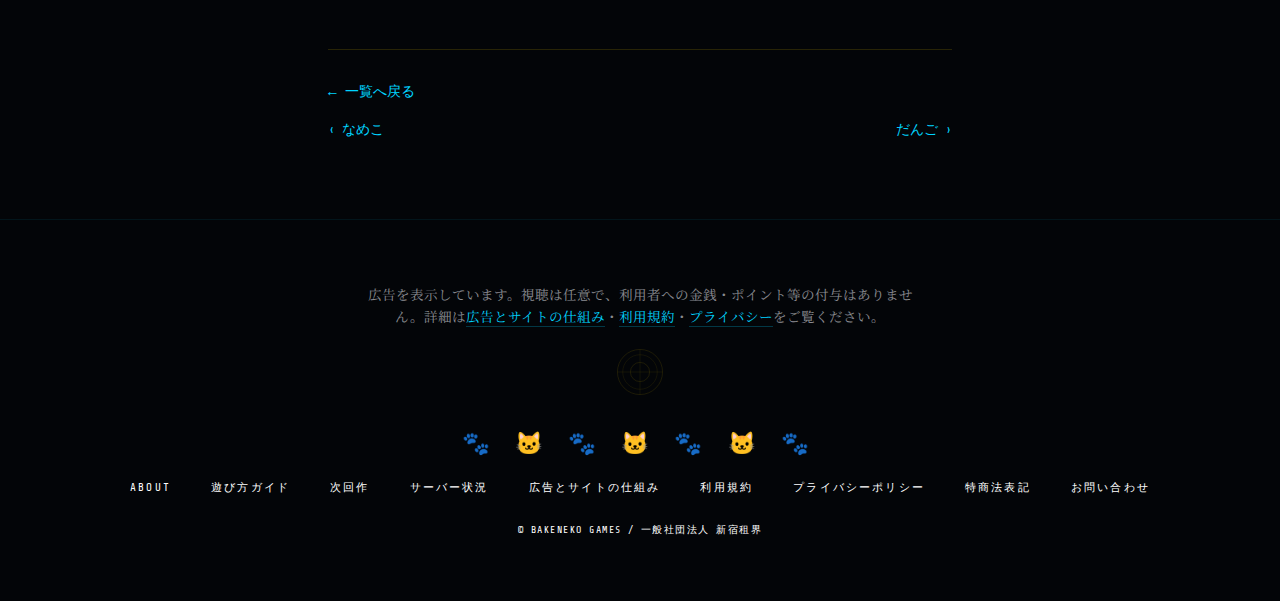
<file: cats/sayori/index.html>
<!DOCTYPE html>
<html lang="ja">
<head>
  <meta charset="UTF-8">
  <script async src="https://pagead2.googlesyndication.com/pagead/js/adsbygoogle.js?client=ca-pub-5189561379756793" crossorigin="anonymous"></script>
  <meta name="viewport" content="width=device-width, initial-scale=1.0">
  <link rel="canonical" href="https://www.bakenekocafe.studio/cats/sayori/">
  <title>さより｜BAKENEKO GAMES 在籍猫紹介</title>
  <meta name="description" content="BAKENEKO CAFE 看板猫「さより」のプロフィール。クールな立ち位置と甘えのギャップを紹介します。">
  <meta property="og:title" content="さより｜BAKENEKO GAMES 在籍猫紹介">
  <meta property="og:description" content="BAKENEKO CAFE 看板猫「さより」のプロフィール。クールな立ち位置と甘えのギャップを紹介します。">
  <meta property="og:image" content="https://www.bakenekocafe.studio/cats/images/sayori-hero.svg">
  <meta name="twitter:card" content="summary_large_image">
  <script src="/ga.js"></script>
  <link rel="preconnect" href="https://fonts.googleapis.com">
  <link rel="preconnect" href="https://fonts.gstatic.com" crossorigin>
  <link href="https://fonts.googleapis.com/css2?family=Noto+Serif+JP:wght@400;700;900&family=Share+Tech+Mono&family=Zen+Old+Mincho:wght@400;700;900&display=swap" rel="stylesheet">
  <link rel="stylesheet" href="/portal.css">
  <link rel="stylesheet" href="/cats/cats.css">
</head>
<body>

  <div id="progress-bar"></div>
  <div class="film-grain"></div>
  <div class="scanlines"></div>
  <div class="vignette"></div>

  <header class="portal-header" id="header">
    <a href="/index.html" class="portal-logo">BAKENEKO GAMES</a>
    <nav class="portal-nav">
      <a href="/index.html#games">ゲーム</a>
      <a href="/support.html">仕組み</a>
      <a href="/links/">リンク集</a>
      <a href="/contact.html">お問い合わせ</a>
    </nav>
  </header>

  <main class="portal-page">
    <section class="portal-section portal-section--page cat-detail">

      <!-- 本番テキスト未記入のセクションは、該当 <section> ごと削除して公開すること。 -->
      <!-- スタッフが記入したセクションだけが表示されるポリシー。 -->

      <nav class="breadcrumb" aria-label="パンくずリスト">
        <a href="/">トップ</a>
        <span aria-hidden="true">›</span>
        <a href="/cats/">在籍猫紹介</a>
        <span aria-hidden="true">›</span>
        <span aria-current="page">さより</span>
      </nav>

      <figure class="cat-hero">
        <img src="/cats/images/sayori-hero.svg" alt="さより" width="1200" height="630">
      </figure>

      <header class="cat-header">
        <h1 class="page-title">さより</h1>
        <p class="cat-status">看板猫</p>
      </header>

      <dl class="cat-facts">
        <div class="cat-facts__row">
          <dt>ステータス</dt>
          <dd>看板猫（ゲーム「さよりパンチ防衛」の主役）</dd>
        </div>
      </dl>

      <section class="cat-section">
        <h2 class="section-title">この子について</h2>
        <p>［ここに性格・好き嫌い・特徴の記述が入ります］仮テキスト：さよりは警戒線がはっきりしている一方で、信頼が積み上がるとスリスリが増えるタイプとしてメモされています。鳴き声の癖や遊びへの参加頻度など、後からデータを足す前提の仮段落です。</p>
      </section>

      <section class="cat-section">
        <h2 class="section-title">これまでのものがたり</h2>
        <p>［ここに保護背景・エピソードの記述が入ります］仮テキスト：カフェ内ドラマ（仲間猫との距離感）を短編風にするか、事実ベースの箇条書きにするかは未決定です。とりあえず読み応えの見え方を確認するため、別猫とは語尾や接続詞を変えたダミーを入れています。</p>
      </section>

      <section class="cat-section">
        <h2 class="section-title">会いに来るときに</h2>
        <p>［ここに接し方・カフェでの定位置の記述が入ります］仮テキスト：静かな席から様子を見るのが良い日と、積極的に声をかけてよいタイミングが分かれる可能性があります。確定情報はスタッフ確認後に反映します。</p>
      </section>

      <nav class="cat-nav">
        <a class="cat-nav__back" href="/cats/">← 一覧へ戻る</a>
        <div class="cat-nav__sibling">
          <a class="cat-nav__prev" href="/cats/nameko/">‹ なめこ</a>
          <a class="cat-nav__next" href="/cats/dango/">だんご ›</a>
        </div>
      </nav>

    </section>

    <footer class="portal-footer">
      <p class="footer-ads-note">広告を表示しています。視聴は任意で、利用者への金銭・ポイント等の付与はありません。詳細は<a href="/support.html">広告とサイトの仕組み</a>・<a href="/terms.html">利用規約</a>・<a href="/privacy.html">プライバシー</a>をご覧ください。</p>
      <svg class="footer-mon" viewBox="0 0 100 100" fill="none">
        <circle cx="50" cy="50" r="47" stroke="rgba(255,215,0,0.8)" stroke-width="1.5"/>
        <circle cx="50" cy="50" r="36" stroke="rgba(255,215,0,0.8)" stroke-width="1"/>
        <circle cx="50" cy="50" r="20" stroke="rgba(255,215,0,0.8)" stroke-width="1.5"/>
        <line x1="50" y1="3" x2="50" y2="97" stroke="rgba(255,215,0,0.8)" stroke-width="1"/>
        <line x1="3" y1="50" x2="97" y2="50" stroke="rgba(255,215,0,0.8)" stroke-width="1"/>
      </svg>
      <span class="footer-cats">🐾 🐱 🐾 🐱 🐾 🐱 🐾</span>
      <nav class="footer-links">
        <a href="/about.html">About</a>
        <a href="/howto.html">遊び方ガイド</a>
        <a href="/nameko.html">次回作</a>
        <a href="/status.html">サーバー状況</a>
        <a href="/support.html">広告とサイトの仕組み</a>
        <a href="/terms.html">利用規約</a>
        <a href="/privacy.html">プライバシーポリシー</a>
        <a href="/tokusho.html">特商法表記</a>
        <a href="/contact.html">お問い合わせ</a>
      </nav>
      <div class="footer-copy">© BAKENEKO GAMES / 一般社団法人 新宿租界</div>
    </footer>
  </main>

  <script src="/portal.js"></script>
</body>
</html>
</file>
<file: cats/cats.css>
/* 在籍猫紹介専用（portal.css 拡張なし・:root 非追加） */

/* 一覧: ヒーロー */
.page-hero {
  text-align: center;
  margin-bottom: 2.5rem;
}

.page-subtitle {
  color: var(--grey);
  font-size: 1.05rem;
  margin-top: 0.75rem;
  line-height: 1.7;
}

.page-intro {
  max-width: 48rem;
  margin: 0 auto 3rem;
  line-height: 1.9;
  color: var(--white);
}

/* 一覧グリッド */
.cats-grid {
  list-style: none;
  padding: 0;
  margin: 0 0 3.5rem;
  display: grid;
  grid-template-columns: repeat(3, 1fr);
  gap: 32px;
}

@media (max-width: 768px) {
  .cats-grid {
    grid-template-columns: repeat(2, 1fr);
    gap: 24px;
  }
}

@media (max-width: 680px) {
  .cats-grid {
    grid-template-columns: 1fr;
    gap: 20px;
  }
}

.cat-card {
  display: flex;
  flex-direction: column;
  background: var(--deep);
  border-radius: 12px;
  overflow: hidden;
  text-decoration: none;
  color: inherit;
  border: 1px solid rgba(0, 212, 255, 0.12);
  transition: box-shadow 0.25s ease, border-color 0.25s ease, transform 0.2s ease;
}

.cat-card:hover {
  box-shadow: var(--glow-c);
  border-color: rgba(0, 212, 255, 0.35);
  transform: translateY(-2px);
}

.cat-card:focus-visible {
  outline: 2px solid var(--cyan);
  outline-offset: 3px;
}

.cat-card img {
  width: 100%;
  aspect-ratio: 1 / 1;
  object-fit: cover;
  display: block;
  background: var(--black);
}

.cat-card__body {
  padding: 1rem 1.1rem 1.25rem;
}

.cat-card__name {
  font-family: "Zen Old Mincho", serif;
  font-size: 1.35rem;
  font-weight: 700;
  margin: 0 0 0.35rem;
  color: var(--white);
}

.cat-card__role {
  font-family: "Share Tech Mono", monospace;
  font-size: 0.8rem;
  letter-spacing: 0.06em;
  color: var(--cyan);
  margin: 0;
  text-transform: uppercase;
}

/* CTA ブロック */
.cats-cta {
  text-align: center;
  padding: 2rem 0 0;
  border-top: 1px solid rgba(255, 215, 0, 0.15);
  margin-top: 1rem;
}

.cats-cta p {
  margin: 0 0 1rem;
  color: var(--grey);
}

/* 個別: パンくず */
.breadcrumb {
  font-size: 0.9rem;
  margin-bottom: 1.75rem;
  color: var(--grey);
}

.breadcrumb a {
  color: var(--cyan);
  text-decoration: none;
}

.breadcrumb a:hover {
  text-decoration: underline;
}

.breadcrumb span[aria-hidden="true"] {
  margin: 0 0.5rem;
  color: var(--gold);
  opacity: 0.6;
}

/* 個別: ヒーロー画像 */
.cat-hero {
  margin: 0 0 2rem;
  border-radius: 12px;
  overflow: hidden;
  border: 1px solid rgba(0, 212, 255, 0.15);
}

.cat-hero img {
  width: 100%;
  height: auto;
  display: block;
  vertical-align: middle;
}

.cat-header {
  margin-bottom: 2rem;
}

.cat-status {
  font-family: "Share Tech Mono", monospace;
  color: var(--cyan);
  font-size: 0.85rem;
  letter-spacing: 0.05em;
  margin: 0.5rem 0 0;
}

/* 基本情報 */
.cat-facts {
  margin: 0 0 2.5rem;
  padding: 1.25rem 1.5rem;
  background: rgba(6, 12, 26, 0.55);
  border-radius: 12px;
  border: 1px solid rgba(255, 215, 0, 0.12);
}

.cat-facts__row {
  display: grid;
  grid-template-columns: 7rem 1fr;
  gap: 1rem 1.5rem;
  align-items: start;
}

.cat-facts__row dt {
  font-family: "Share Tech Mono", monospace;
  font-size: 0.78rem;
  color: var(--gold);
  margin: 0;
}

.cat-facts__row dd {
  margin: 0;
  line-height: 1.75;
  color: var(--white);
}

@media (max-width: 680px) {
  .cat-facts__row {
    grid-template-columns: 1fr;
  }
}

.cat-section {
  margin-bottom: 2.75rem;
}

.cat-section p {
  line-height: 1.95;
  color: var(--white);
  margin: 0.75rem 0 0;
}

/* 前後ナビ */
.cat-nav {
  display: flex;
  flex-direction: column;
  gap: 1.25rem;
  padding-top: 2rem;
  margin-top: 1rem;
  border-top: 1px solid rgba(255, 215, 0, 0.15);
}

.cat-nav__back {
  font-family: "Share Tech Mono", monospace;
  font-size: 0.9rem;
  color: var(--cyan);
  text-decoration: none;
}

.cat-nav__back:hover {
  text-decoration: underline;
}

.cat-nav__sibling {
  display: flex;
  justify-content: space-between;
  gap: 1rem;
  flex-wrap: wrap;
}

.cat-nav__prev,
.cat-nav__next {
  font-family: "Share Tech Mono", monospace;
  font-size: 0.85rem;
  color: var(--cyan);
  text-decoration: none;
}

.cat-nav__prev:hover,
.cat-nav__next:hover {
  text-decoration: underline;
}
</file>
<file: diary/diary.css>
/* ══════════════════════════════════════════
   こはだ日記 — スタイルシート
   映画×和テイスト（portal.css と同じ世界観）
══════════════════════════════════════════ */
*,*::before,*::after{margin:0;padding:0;box-sizing:border-box}
:root{
  --black:#030508;--deep:#08080f;--navy:#060c1a;
  --cyan:#00d4ff;--cyan2:#00ffee;--gold:#ffd700;--gold2:#c8a400;
  --crimson:#cc0033;--white:#e8e8f0;--grey:#4a4a6a;
  --glow-g:0 0 8px #ffd700,0 0 24px #ffd70055,0 0 48px #ffd70022;
}
html{scroll-behavior:smooth}
body{
  background:var(--black);color:var(--white);
  font-family:'Noto Serif JP',serif;
  line-height:1.85;
  min-height:100vh;
}

/* ─── Container ─── */
.diary-container{
  max-width:720px;margin:0 auto;
  padding:24px 20px 48px;
  min-height:100vh;display:flex;flex-direction:column;
}

/* ─── Header ─── */
.diary-header{
  display:flex;align-items:center;gap:16px;
  padding:16px 0;border-bottom:1px solid rgba(255,215,0,.15);
  margin-bottom:32px;
}
.diary-brand{
  font-family:'Zen Old Mincho',serif;font-weight:900;
  font-size:1rem;color:var(--gold);text-decoration:none;
  letter-spacing:.08em;
  transition:text-shadow .3s;
}
.diary-brand:hover{text-shadow:var(--glow-g)}
.diary-brand-sub{
  font-size:.85rem;color:var(--white);opacity:.6;
  text-decoration:none;
}
a.diary-brand-sub:hover{opacity:1}

/* ─── Intro (index page) ─── */
.diary-intro{
  text-align:center;
  padding:32px 0 40px;
  border-bottom:1px solid rgba(255,215,0,.08);
  margin-bottom:32px;
}
.diary-intro-text{
  font-size:1rem;line-height:1.8;opacity:.8;
}

/* ─── Card list (index page) ─── */
.diary-list{
  display:flex;flex-direction:column;gap:16px;
  flex:1;
}
.diary-card{
  display:block;padding:20px 24px;
  background:rgba(255,255,255,.03);
  border:1px solid rgba(255,215,0,.08);
  border-radius:8px;
  text-decoration:none;color:inherit;
  transition:border-color .3s,background .3s,transform .2s;
}
.diary-card:hover{
  border-color:rgba(255,215,0,.3);
  background:rgba(255,215,0,.04);
  transform:translateY(-2px);
}
.diary-card-date{
  display:block;font-size:.75rem;color:var(--gold);opacity:.7;
  letter-spacing:.1em;margin-bottom:6px;
}
.diary-card-title{
  font-size:1.05rem;font-weight:700;
  margin-bottom:8px;line-height:1.5;
}
.diary-card-snippet{
  font-size:.85rem;opacity:.55;line-height:1.6;
}

/* ─── Article (detail page) ─── */
.diary-article{
  flex:1;padding:8px 0 40px;
}
.diary-date{
  display:block;font-size:.8rem;color:var(--gold);
  letter-spacing:.12em;opacity:.7;margin-bottom:8px;
}
.diary-title{
  font-family:'Zen Old Mincho',serif;
  font-size:1.6rem;font-weight:900;
  line-height:1.4;margin-bottom:28px;
  color:var(--white);
}
.diary-body{
  font-size:1rem;line-height:2;
}
.diary-body p{
  margin-bottom:12px;
}
.diary-body .action{
  font-style:normal;color:var(--cyan);opacity:.8;
}
.diary-signature{
  margin-top:36px;text-align:right;
  font-size:.9rem;opacity:.6;
}
.diary-author{margin-right:8px}
.diary-paw{font-size:1.1rem}

/* ─── Navigation ─── */
.diary-nav{
  display:flex;justify-content:space-between;align-items:center;
  padding:24px 0;gap:12px;
  border-top:1px solid rgba(255,215,0,.08);
  margin-top:16px;
}
.diary-nav-link{
  font-size:.82rem;color:var(--gold);
  text-decoration:none;opacity:.7;
  transition:opacity .3s;
  max-width:40%;overflow:hidden;text-overflow:ellipsis;white-space:nowrap;
}
.diary-nav-link:hover{opacity:1}
.diary-nav-link.home{
  font-size:.85rem;opacity:.5;
}
.diary-nav-link.home:hover{opacity:.9}

/* ─── Footer ─── */
.diary-footer{
  padding:32px 0 16px;
  border-top:1px solid rgba(255,215,0,.06);
  text-align:center;
}
.diary-footer-links{
  display:flex;flex-wrap:wrap;justify-content:center;gap:12px 20px;
  margin-bottom:16px;
}
.diary-footer-links a{
  font-size:.75rem;color:var(--white);opacity:.4;
  text-decoration:none;transition:opacity .3s;
}
.diary-footer-links a:hover{opacity:.8}
.diary-footer-copy{
  font-size:.7rem;opacity:.25;letter-spacing:.05em;
}

/* ─── Responsive ─── */
@media(max-width:600px){
  .diary-container{padding:16px 16px 32px}
  .diary-title{font-size:1.3rem}
  .diary-nav{flex-direction:column;gap:8px;align-items:stretch;text-align:center}
  .diary-nav-link{max-width:100%}
  .diary-header{gap:10px}
}
</file>
<file: links/place-hub-embed.css>
/* トップ #place-hub と同じ可視装飾（/links/ 専用。index とは別表記で二重定義） */
.portal-section--page .page-lead code {
  font-family: 'Share Tech Mono', monospace;
  font-size: 0.9em;
  color: var(--gold);
  opacity: 0.95;
}
.portal-linkboost-lead {
  max-width: 720px;
  margin: 0 auto 28px;
  text-align: center;
  color: rgba(232,232,240,.72);
  font-size: .95rem;
  line-height: 1.9;
}
.portal-linkboost-grid {
  display: grid;
  grid-template-columns: repeat(auto-fit, minmax(220px, 1fr));
  gap: 18px;
  max-width: 920px;
  margin: 0 auto;
}
.portal-linkboost-grid--trio {
  max-width: 900px;
  grid-template-columns: repeat(3, minmax(0, 1fr));
}
@media (max-width: 860px) {
  .portal-linkboost-grid--trio {
    grid-template-columns: 1fr;
  }
}
/* リンク集: X / Insta / TikTok / 公式 / トップ など5枚前後 */
.portal-linkboost-grid--quad {
  max-width: 900px;
  grid-template-columns: repeat(2, minmax(0, 1fr));
}
@media (max-width: 520px) {
  .portal-linkboost-grid--quad {
    grid-template-columns: 1fr;
  }
}
.portal-linkboost-grid--sns5 {
  max-width: 1000px;
  grid-template-columns: repeat(auto-fit, minmax(200px, 1fr));
}
@media (min-width: 1100px) {
  .portal-linkboost-grid--sns5 {
    grid-template-columns: repeat(3, minmax(0, 1fr));
  }
}
.portal-linkboost-grid--sns5 .portal-linkboost-card {
  min-height: 128px;
  padding: 20px 22px 22px;
}
.portal-linkboost-card {
  display: block;
  min-height: 150px;
  padding: 22px 22px 24px;
  color: var(--white);
  text-decoration: none;
  background: linear-gradient(135deg, rgba(8,8,15,.96), rgba(12,16,32,.9));
  border: 1px solid rgba(0,212,255,.16);
  border-radius: 12px;
  position: relative;
  overflow: hidden;
  transition: border-color .25s ease, transform .25s ease, background .25s ease;
}
.portal-linkboost-card::before {
  content: '';
  position: absolute;
  inset: 0;
  background: radial-gradient(ellipse at 100% 0%, rgba(255,215,0,.12), transparent 45%);
  opacity: .8;
  pointer-events: none;
}
.portal-linkboost-card:hover {
  border-color: rgba(0,212,255,.55);
  transform: translateY(-3px);
  background: linear-gradient(135deg, rgba(0,212,255,.1), rgba(12,16,32,.92));
}
.portal-linkboost-kicker {
  display: block;
  margin-bottom: 10px;
  font-family: 'Share Tech Mono', monospace;
  font-size: .68rem;
  letter-spacing: .16em;
  color: var(--cyan);
  text-transform: uppercase;
  position: relative;
  z-index: 1;
}
.portal-linkboost-title {
  display: block;
  margin-bottom: 8px;
  color: var(--gold);
  font-weight: 700;
  font-size: 1rem;
  line-height: 1.45;
  position: relative;
  z-index: 1;
}
.portal-linkboost-text {
  display: block;
  color: rgba(232,232,240,.58);
  font-size: .82rem;
  line-height: 1.7;
  position: relative;
  z-index: 1;
}
.pbl-sns-icon {
  display: flex;
  align-items: center;
  justify-content: center;
  width: 52px;
  height: 52px;
  margin: 0 0 12px;
  border-radius: 12px;
  position: relative;
  z-index: 1;
  box-sizing: border-box;
  flex-shrink: 0;
}
.pbl-sns-icon svg {
  display: block;
  width: 30px;
  height: 30px;
}
.pbl-sns-icon--x { background: #0f0f0f; border: 1px solid rgba(255,255,255,.12) }
.pbl-sns-icon--ig {
  background: linear-gradient(32deg, #f09433 0%, #e6683c 25%, #dc2743 50%, #cc2366 75%, #bc1888 100%);
  border: 1px solid rgba(255, 255, 255, 0.22);
}
.pbl-sns-icon--tt {
  background: #0a0a0a;
  border: 1px solid rgba(37, 244, 238, 0.4);
  box-shadow: 0 0 0 1px rgba(254, 44, 85, 0.2);
}
.pbl-sns-icon--yt { background: #0f0f0f; border: 1px solid rgba(255,0,0,.4) }
.pbl-sns-icon--line {
  background: #06c755;
  border: 1px solid rgba(255, 255, 255, 0.2);
}
.pbl-sns-icon--mail {
  background: linear-gradient(135deg, rgba(0, 40, 60, 0.9), rgba(0, 20, 30, 0.95));
  border: 1px solid rgba(255, 215, 0, 0.35);
}
.pbl-sns-icon--hub { background: linear-gradient(135deg, rgba(0,50,80,.4), rgba(0,0,0,.3)); border: 1px solid rgba(0,212,255,.2) }
.portal-linkboost-note {
  max-width: 720px;
  margin: 22px auto 0;
  color: rgba(232,232,240,.52);
  font-size: .82rem;
  line-height: 1.8;
  text-align: center;
}
.place-hub-aux-heading {
  font-family: 'Share Tech Mono', monospace;
  font-size: .78rem;
  letter-spacing: .22em;
  text-align: center;
  color: var(--cyan);
  text-transform: uppercase;
  text-shadow: var(--glow-c);
  margin: 36px 0 16px;
}
.links-duo-lead {
  max-width: 760px;
  margin: 0 auto 34px;
  color: rgba(232, 232, 240, .72);
  font-size: .95rem;
  line-height: 1.9;
  text-align: center;
}
.links-duo-grid {
  display: grid;
  grid-template-columns: minmax(0, 1fr) minmax(0, 1fr);
  grid-template-rows: auto repeat(6, minmax(58px, auto));
  column-gap: 28px;
  row-gap: 12px;
  align-items: stretch;
  max-width: 1080px;
  margin: 0 auto;
  position: relative;
}
.links-skin {
  position: relative;
  z-index: 0;
  min-height: 0;
  pointer-events: none;
  color: var(--white);
  background:
    radial-gradient(ellipse at 20% 0%, rgba(0, 212, 255, .16), transparent 45%),
    radial-gradient(ellipse at 100% 100%, rgba(255, 215, 0, .11), transparent 45%),
    linear-gradient(135deg, rgba(4, 7, 14, .96), rgba(9, 13, 30, .92));
  border: 1px solid rgba(0, 212, 255, .28);
  clip-path: polygon(0 0, calc(100% - 28px) 0, 100% 28px, 100% 100%, 28px 100%, 0 calc(100% - 28px));
  overflow: hidden;
  box-shadow: 0 0 40px rgba(0, 212, 255, .1), inset 0 0 34px rgba(0, 212, 255, .045);
}
.links-skin::before {
  content: '';
  position: absolute;
  inset: 16px;
  border: 1px solid rgba(255, 215, 0, .16);
  pointer-events: none;
}
.links-skin::after {
  content: attr(data-side);
  position: absolute;
  right: -16px;
  bottom: 18px;
  font-family: 'Share Tech Mono', monospace;
  font-size: clamp(2.8rem, 7vw, 5.4rem);
  letter-spacing: .08em;
  color: transparent;
  -webkit-text-stroke: 1px rgba(255, 215, 0, .1);
  transform: rotate(-6deg);
  pointer-events: none;
}
.links-skin--L { grid-column: 1; grid-row: 1 / -1; }
.links-skin--R { grid-column: 2; grid-row: 1 / -1; }
.duo-ct { grid-column: 1; grid-row: 1; }
.duo-nt { grid-column: 2; grid-row: 1; }
.duo-r2L { grid-column: 1; grid-row: 2; }
.duo-r2R { grid-column: 2; grid-row: 2; }
.duo-r3L { grid-column: 1; grid-row: 3; }
.duo-r3R { grid-column: 2; grid-row: 3; }
.duo-r4L { grid-column: 1; grid-row: 4; }
.duo-r4R { grid-column: 2; grid-row: 4; }
.duo-r5L { grid-column: 1; grid-row: 5; }
.duo-r5R { grid-column: 2; grid-row: 5; }
.duo-r6L { grid-column: 1; grid-row: 6; }
.duo-r6R { grid-column: 2; grid-row: 6; }
.duo-r7L { grid-column: 1; grid-row: 7; }
.duo-r7R { grid-column: 2; grid-row: 7; }
.links-duo-grid > *:not(.links-skin) {
  z-index: 1;
  position: relative;
  min-width: 0;
}
.duo-ct, .duo-nt { align-self: start; }
a.links-side-link,
div.links-side-link {
  align-self: stretch;
  min-height: 58px;
  height: 100%;
  box-sizing: border-box;
}
.duo-ct, .duo-nt, .duo-r2L, .duo-r2R, .duo-r3L, .duo-r3R, .duo-r4L, .duo-r4R, .duo-r5L, .duo-r5R, .duo-r6L, .duo-r6R, .duo-r7L, .duo-r7R { padding-left: 30px; padding-right: 30px; box-sizing: border-box; }
.duo-ct, .duo-nt { padding-top: 30px; }
.duo-r7L, .duo-r7R { padding-bottom: 30px; }
.links-duo-spacer { visibility: hidden; pointer-events: none; border: 0; background: transparent; margin: 0; min-height: 0; }
.links-duo-grid::before {
  content: '×';
  position: absolute;
  left: 50%;
  top: 50%;
  transform: translate(-50%, -50%);
  z-index: 3;
  width: 42px;
  height: 42px;
  display: grid;
  place-items: center;
  font-family: 'Share Tech Mono', monospace;
  color: var(--gold);
  border: 1px solid rgba(255, 215, 0, .32);
  background: rgba(3, 5, 8, .92);
  box-shadow: var(--glow-g);
}
.links-side-top {
  position: relative;
  z-index: 1;
  display: flex;
  flex-direction: column;
}
.links-side-kicker,
.links-side-title,
.links-side-subtitle {
  position: relative;
  z-index: 1;
}
.links-side-kicker {
  font-family: 'Share Tech Mono', monospace;
  font-size: .72rem;
  letter-spacing: .28em;
  color: var(--cyan);
  text-shadow: var(--glow-c);
  text-transform: uppercase;
  margin-bottom: 12px;
}
.links-side-title {
  font-family: 'Zen Old Mincho', 'Noto Serif JP', serif;
  font-weight: 900;
  font-size: clamp(1.8rem, 3.4vw, 2.8rem);
  color: var(--gold);
  text-shadow: var(--glow-g);
  line-height: 1.25;
  margin-bottom: 8px;
}
.links-side-subtitle {
  color: rgba(232, 232, 240, .68);
  font-size: .92rem;
  line-height: 1.75;
  margin-bottom: 0;
}
.links-side-link {
  display: flex;
  align-items: center;
  justify-content: space-between;
  gap: 14px;
  min-height: 58px;
  padding: 14px 18px;
  color: var(--white);
  text-decoration: none;
  background: rgba(255, 255, 255, .035);
  border: 1px solid rgba(0, 212, 255, .18);
  clip-path: polygon(12px 0, 100% 0, calc(100% - 12px) 100%, 0 100%);
  transition: transform .25s ease, border-color .25s ease, background .25s ease, box-shadow .25s ease;
}
.links-side-link:hover {
  transform: translateX(5px);
  border-color: rgba(255, 215, 0, .55);
  background: rgba(255, 215, 0, .08);
  box-shadow: 0 0 24px rgba(0, 212, 255, .12);
}
.links-side-link.is-pending,
div.links-side-link.is-pending {
  opacity: .75;
  border-style: dashed;
  cursor: not-allowed;
  pointer-events: none;
}
.links-side-link.is-pending:hover {
  transform: none;
  border-color: rgba(0, 212, 255, .18);
  background: rgba(255, 255, 255, .035);
  box-shadow: none;
}
.links-side-label-block {
  display: flex;
  flex-direction: column;
  align-items: flex-start;
  gap: 3px;
  min-width: 0;
}
.links-side-pending-note {
  font-size: .72rem;
  font-weight: 600;
  letter-spacing: .1em;
  color: rgba(255, 215, 0, .78);
}
.links-side-code.is-muted {
  opacity: .42;
}
.links-side-label {
  font-weight: 700;
  line-height: 1.45;
}
.links-side-code {
  flex: 0 0 auto;
  font-family: 'Share Tech Mono', monospace;
  font-size: .72rem;
  letter-spacing: .16em;
  color: var(--cyan);
  text-shadow: var(--glow-c);
}
@media (max-width: 768px) {
  .links-skin { display: none; }
  .links-duo-grid {
    display: flex;
    flex-direction: column;
    gap: 10px;
    max-width: 100%;
    grid-template-columns: unset;
    grid-template-rows: unset;
  }
  .duo-ct, .duo-nt, .duo-r2L, .duo-r2R, .duo-r3L, .duo-r3R, .duo-r4L, .duo-r4R, .duo-r5L, .duo-r5R, .duo-r6L, .duo-r6R, .duo-r7L, .duo-r7R {
    padding-left: 22px;
    padding-right: 22px;
  }
  .duo-ct, .duo-nt { padding-top: 22px; }
  .duo-r7L, .duo-r7R { padding-bottom: 22px; }
  .duo-ct { order: 1; }
  .duo-r2L { order: 2; }
  .duo-r3L { order: 3; }
  .duo-r4L { order: 4; }
  .duo-r5L { order: 5; }
  .duo-r6L { order: 6; }
  .duo-r7L { order: 7; }
  .duo-nt {
    order: 8;
    border-top: 1px solid rgba(0, 212, 255, .2);
    margin-top: 10px;
    padding-top: 20px;
  }
  .duo-r2R { order: 9; }
  .duo-r3R { order: 10; }
  .duo-r4R { order: 11; }
  .duo-r5R { order: 12; }
  .duo-r6R { order: 13; }
  .duo-r7R { order: 14; display: none; }
  .links-duo-grid::before {
    top: calc(50% - 2px);
    width: 34px;
    height: 34px;
    font-size: .95rem;
  }
  .links-side-link {
    min-height: 56px;
    padding: 13px 15px;
  }
}
</file>
<file: nyagi-app/style.css>
*,
*::before,
*::after {
  box-sizing: border-box;
  margin: 0;
  padding: 0;
}

:root {
  --bg: #1a1a2e;
  --surface: #16213e;
  --surface-alt: #0f3460;
  --primary: #e94560;
  --primary-hover: #ff6b81;
  --text: #eaeaea;
  --text-dim: #a0a0b0;
  --success: #2ecc71;
  --warning: #f39c12;
  --danger: #e74c3c;
  --radius: 12px;
}

html {
  font-family: -apple-system, BlinkMacSystemFont, 'Segoe UI', 'Hiragino Sans',
    'Noto Sans JP', sans-serif;
  background: var(--bg);
  -webkit-text-size-adjust: 100%;
  overflow-x: hidden;
  overflow-y: auto;
  -webkit-overflow-scrolling: touch;
}

body {
  font-family: inherit;
  background: var(--bg);
  color: var(--text);
  min-height: 100vh;
  min-height: 100dvh;
  padding: 0 16px 80px;
  padding-bottom: calc(80px + env(safe-area-inset-bottom, 0px));
  max-width: 480px;
  margin: 0 auto;
  overflow-x: hidden;
  overflow-y: visible;
}

.header {
  text-align: center;
  padding: 24px 0 16px;
}

.header h1 {
  font-size: 28px;
  letter-spacing: 4px;
  color: var(--primary);
}

.header p {
  font-size: 12px;
  color: var(--text-dim);
  margin-top: 4px;
}

.header-nav {
  display: flex;
  justify-content: center;
  gap: 6px;
  margin-top: 10px;
  flex-wrap: wrap;
}
.header-nav a {
  font-size: 11px;
  padding: 4px 10px;
  border-radius: 6px;
  background: var(--surface);
  color: var(--text-dim);
  text-decoration: none;
  transition: background .15s, color .15s;
}
.header-nav a:active { opacity: .7; }
.header-nav a.nav-current {
  background: var(--primary);
  color: #fff;
  pointer-events: none;
}

/* ── ログイン ─────────────────── */

.login-section {
  background: var(--surface);
  border-radius: var(--radius);
  padding: 24px;
  margin-bottom: 20px;
}

.login-section h2 {
  font-size: 16px;
  margin-bottom: 12px;
}

.form-group {
  margin-bottom: 12px;
}

.form-group label {
  display: block;
  font-size: 13px;
  color: var(--text-dim);
  margin-bottom: 4px;
}

.form-group input {
  width: 100%;
  padding: 10px 12px;
  border: 1px solid #333;
  border-radius: 8px;
  background: var(--bg);
  color: var(--text);
  font-size: 16px;
  outline: none;
}

.form-group input:focus {
  border-color: var(--primary);
}

.login-alert {
  margin-bottom: 12px;
  padding: 10px 12px;
  background: rgba(248, 113, 113, 0.15);
  border: 1px solid #f87171;
  border-radius: 8px;
  color: #f87171;
  font-size: 13px;
}

/* ── ボタン ───────────────────── */

.btn {
  display: inline-flex;
  align-items: center;
  justify-content: center;
  gap: 6px;
  padding: 12px 20px;
  border: none;
  border-radius: 8px;
  font-size: 15px;
  font-weight: 600;
  cursor: pointer;
  transition: background 0.15s, transform 0.1s;
  width: 100%;
}

.btn:active {
  transform: scale(0.97);
}

.btn-primary {
  background: var(--primary);
  color: #fff;
}

.btn-primary:hover {
  background: var(--primary-hover);
}

.btn-primary:disabled {
  background: #555;
  cursor: not-allowed;
}

.btn-outline {
  background: transparent;
  color: var(--primary);
  border: 2px solid var(--primary);
}

.btn-record {
  width: 100%;
  padding: 16px;
  font-size: 18px;
  border-radius: 16px;
  background: var(--primary);
  color: #fff;
}

.btn-record.recording {
  background: var(--danger);
  animation: pulse 1s infinite;
}

@keyframes pulse {
  0%, 100% { opacity: 1; }
  50% { opacity: 0.7; }
}

/* ── 入力エリア ───────────────── */

.input-section {
  display: none;
  margin-bottom: 20px;
}

.input-section.visible {
  display: block;
}

.card {
  background: var(--surface);
  border-radius: var(--radius);
  padding: 20px;
  margin-bottom: 16px;
}

.card h3 {
  font-size: 14px;
  color: var(--text-dim);
  margin-bottom: 12px;
}

.transcript-preview {
  min-height: 60px;
  padding: 12px;
  background: var(--bg);
  border-radius: 8px;
  border: 1px solid #333;
  color: var(--text);
  font-size: 16px;
  line-height: 1.5;
  word-break: break-all;
}

.transcript-preview.interim {
  color: var(--text-dim);
  font-style: italic;
}

textarea.transcript-edit {
  width: 100%;
  min-height: 60px;
  padding: 12px;
  background: var(--bg);
  border-radius: 8px;
  border: 1px solid #333;
  color: var(--text);
  font-size: 16px;
  line-height: 1.5;
  resize: vertical;
  outline: none;
  font-family: inherit;
}

textarea.transcript-edit:focus {
  border-color: var(--primary);
}

.text-input-row {
  display: flex;
  gap: 8px;
  margin-top: 12px;
}

.text-input-row input {
  flex: 1;
  padding: 10px 12px;
  border: 1px solid #333;
  border-radius: 8px;
  background: var(--bg);
  color: var(--text);
  font-size: 16px;
  outline: none;
}

.text-input-row input:focus {
  border-color: var(--primary);
}

.text-input-row button {
  flex-shrink: 0;
}

/* ── 結果表示 ─────────────────── */

.result-card {
  background: var(--surface);
  border-radius: var(--radius);
  padding: 16px;
  margin-bottom: 12px;
  border-left: 4px solid var(--success);
}

.result-card.warning {
  border-left-color: var(--warning);
}

.result-card.error {
  border-left-color: var(--danger);
}

.result-cat {
  font-size: 14px;
  color: var(--primary);
  margin-bottom: 4px;
}

.result-layer {
  display: inline-block;
  font-size: 11px;
  padding: 2px 8px;
  border-radius: 4px;
  background: var(--surface-alt);
  color: var(--text-dim);
  margin-bottom: 8px;
}

.result-parsed {
  font-size: 13px;
  color: var(--text);
  background: var(--bg);
  border-radius: 6px;
  padding: 8px;
  word-break: break-all;
  white-space: pre-wrap;
}

.result-records {
  font-size: 12px;
  color: var(--success);
  margin-top: 6px;
}

/* ── 履歴 ─────────────────────── */

.history-section {
  display: none;
}

.history-section.visible {
  display: block;
}

.history-section h2 {
  font-size: 16px;
  margin-bottom: 12px;
}

.history-item {
  background: var(--surface);
  border-radius: 8px;
  padding: 12px;
  margin-bottom: 8px;
  font-size: 13px;
}

.history-item .time {
  color: var(--text-dim);
  font-size: 11px;
}

.history-item .transcript {
  margin-top: 4px;
  word-break: break-all;
}

.history-item .meta {
  margin-top: 4px;
  color: var(--text-dim);
  font-size: 11px;
}

/* ── オフラインバナー ──────────── */

.offline-banner {
  display: none;
  background: var(--warning);
  color: #000;
  text-align: center;
  padding: 8px;
  font-size: 13px;
  font-weight: 600;
  border-radius: 8px;
  margin-bottom: 12px;
}

.offline-banner.visible {
  display: block;
}

/* ── ローディング ─────────────── */

.spinner {
  display: inline-block;
  width: 16px;
  height: 16px;
  border: 2px solid rgba(255, 255, 255, 0.3);
  border-top-color: #fff;
  border-radius: 50%;
  animation: spin 0.6s linear infinite;
}

@keyframes spin {
  to { transform: rotate(360deg); }
}

.hidden {
  display: none !important;
}

/* ── チェックボックス ──────────── */

.checkbox-row {
  display: flex;
  align-items: center;
  gap: 8px;
  margin-top: 8px;
  font-size: 14px;
  color: var(--text-dim);
}

.checkbox-row input[type="checkbox"] {
  width: 18px;
  height: 18px;
  accent-color: var(--primary);
}

/* ── フッター ─────────────────── */

.footer {
  text-align: center;
  font-size: 11px;
  color: var(--text-dim);
  padding: 24px 0;
}

/* ── NYAGI 起動・遷移スプラッシュ（img/nyagi-boot-splash.png） ── */

.nyagi-boot-overlay {
  position: fixed;
  inset: 0;
  z-index: 2147483000;
  display: flex;
  align-items: flex-end;
  justify-content: center;
  padding: max(16px, env(safe-area-inset-bottom, 0px)) 16px max(28px, env(safe-area-inset-bottom, 0px));
  pointer-events: none;
  opacity: 0;
  visibility: hidden;
  transition: opacity 0.35s ease, visibility 0.35s ease;
}

.nyagi-boot-overlay.nyagi-boot-visible {
  opacity: 1;
  visibility: visible;
  pointer-events: auto;
}

.nyagi-boot-bg {
  position: absolute;
  inset: 0;
  background-size: cover;
  background-position: center top;
  background-repeat: no-repeat;
  filter: saturate(1.05) contrast(1.02);
}

.nyagi-boot-veil {
  position: absolute;
  inset: 0;
  background: linear-gradient(
    180deg,
    rgba(10, 12, 22, 0.25) 0%,
    rgba(10, 12, 22, 0.55) 45%,
    rgba(10, 12, 22, 0.92) 100%
  );
  pointer-events: none;
}

.nyagi-boot-panel {
  position: relative;
  z-index: 2;
  width: 100%;
  max-width: 420px;
  text-align: center;
  text-shadow: 0 0 12px rgba(0, 240, 255, 0.35);
}

.nyagi-boot-caution {
  font-size: 9px;
  letter-spacing: 0.12em;
  color: rgba(255, 140, 60, 0.95);
  margin-bottom: 10px;
  font-weight: 600;
}

.nyagi-boot-title {
  font-size: 15px;
  font-weight: 700;
  color: #e8faff;
  letter-spacing: 0.06em;
  margin-bottom: 6px;
}

.nyagi-boot-sub {
  font-size: 11px;
  color: rgba(0, 230, 255, 0.88);
  font-family: ui-monospace, 'Cascadia Mono', 'Consolas', monospace;
  min-height: 1.4em;
  margin-bottom: 14px;
}

.nyagi-boot-bar {
  height: 4px;
  border-radius: 4px;
  background: rgba(0, 200, 255, 0.15);
  overflow: hidden;
  border: 1px solid rgba(255, 120, 40, 0.35);
}

.nyagi-boot-bar-fill {
  display: block;
  height: 100%;
  width: 40%;
  border-radius: 4px;
  background: linear-gradient(90deg, #ff7a2e, #00e8ff, #ff7a2e);
  background-size: 200% 100%;
  animation: nyagi-boot-scan 1.1s ease-in-out infinite;
}

@keyframes nyagi-boot-scan {
  0% { transform: translateX(-100%); background-position: 0% 50%; }
  100% { transform: translateX(250%); background-position: 100% 50%; }
}
</file>
<file: nyagi-app/voice-console.css>
/* ── Voice Console — Floating Widget ─────────────────────────── */

/* FAB (Floating Action Button) */
.vc-fab {
  position: fixed;
  bottom: calc(24px + env(safe-area-inset-bottom, 0px));
  right: calc(20px + env(safe-area-inset-right, 0px));
  width: 56px;
  height: 56px;
  border-radius: 50%;
  background: var(--primary);
  color: #fff;
  border: none;
  font-size: 24px;
  cursor: pointer;
  box-shadow: 0 4px 16px rgba(233, 69, 96, 0.4);
  z-index: 9000;
  transition: transform 0.2s, box-shadow 0.2s, opacity 0.2s;
  display: flex;
  align-items: center;
  justify-content: center;
}

.vc-fab:active {
  transform: scale(0.92);
}

.vc-fab.hidden {
  opacity: 0;
  pointer-events: none;
  transform: scale(0.5);
}

/* ── Mini Bar ────────────────────────────────────────────────── */

.vc-mini {
  position: fixed;
  bottom: 0;
  left: 0;
  right: 0;
  height: 48px;
  padding-bottom: env(safe-area-inset-bottom, 0px);
  background: var(--surface);
  border-top: 1px solid var(--surface-alt);
  z-index: 9001;
  display: flex;
  align-items: center;
  padding: 0 12px;
  gap: 10px;
  transform: translateY(100%);
  transition: transform 0.25s ease;
}

.vc-mini.visible {
  transform: translateY(0);
}

.vc-mini-mode {
  font-size: 11px;
  color: var(--primary);
  background: rgba(233, 69, 96, 0.15);
  padding: 2px 8px;
  border-radius: 4px;
  white-space: nowrap;
  flex-shrink: 0;
}

.vc-mini-text {
  flex: 1;
  font-size: 13px;
  color: var(--text);
  overflow: hidden;
  text-overflow: ellipsis;
  white-space: nowrap;
}

.vc-mini-text.interim {
  color: var(--text-dim);
  font-style: italic;
}

.vc-mini-mic {
  width: 32px;
  height: 32px;
  border-radius: 50%;
  background: var(--primary);
  color: #fff;
  border: none;
  font-size: 16px;
  cursor: pointer;
  flex-shrink: 0;
  display: flex;
  align-items: center;
  justify-content: center;
}

.vc-mini-mic.recording {
  background: var(--danger);
  animation: vc-pulse 1s infinite;
}

.vc-mini-expand {
  width: 32px;
  height: 32px;
  background: none;
  border: none;
  color: var(--text-dim);
  font-size: 18px;
  cursor: pointer;
  flex-shrink: 0;
}

.vc-mini-close {
  width: 32px;
  height: 32px;
  background: none;
  border: none;
  color: var(--text-dim);
  font-size: 16px;
  cursor: pointer;
  flex-shrink: 0;
}

/* ── Full Panel ──────────────────────────────────────────────── */

.vc-overlay {
  position: fixed;
  inset: 0;
  background: rgba(0, 0, 0, 0.5);
  z-index: 9002;
  opacity: 0;
  pointer-events: none;
  transition: opacity 0.25s;
}

.vc-overlay.visible {
  opacity: 1;
  pointer-events: auto;
}

.vc-panel {
  position: fixed;
  bottom: 0;
  left: 0;
  right: 0;
  max-height: 70vh;
  background: var(--surface);
  border-radius: 16px 16px 0 0;
  z-index: 9003;
  transform: translateY(100%);
  transition: transform 0.3s ease;
  display: flex;
  flex-direction: column;
  overflow: hidden;
}

.vc-panel.visible {
  transform: translateY(0);
}

.vc-panel-header {
  display: flex;
  align-items: center;
  padding: 14px 16px 10px;
  gap: 10px;
  border-bottom: 1px solid var(--surface-alt);
  flex-shrink: 0;
}

.vc-panel-title {
  flex: 1;
  font-size: 14px;
  font-weight: 600;
  color: var(--text);
}

.vc-panel-context {
  font-size: 11px;
  color: var(--primary);
  background: rgba(233, 69, 96, 0.15);
  padding: 2px 8px;
  border-radius: 4px;
  white-space: nowrap;
}

.vc-panel-minimize {
  background: none;
  border: none;
  color: var(--text-dim);
  font-size: 18px;
  cursor: pointer;
  padding: 4px;
}

.vc-panel-close {
  background: none;
  border: none;
  color: var(--text-dim);
  font-size: 18px;
  cursor: pointer;
  padding: 4px;
}

.vc-panel-body {
  padding: 16px;
  overflow-y: auto;
  flex: 1;
}

/* Record button in panel */
.vc-record-row {
  display: flex;
  gap: 10px;
  align-items: center;
  margin-bottom: 12px;
}

.vc-record-btn {
  flex: 1;
  padding: 10px;
  font-size: 14px;
  font-weight: 600;
  border-radius: 8px;
  background: var(--surface-alt);
  color: var(--text);
  border: 1px solid rgba(255, 255, 255, 0.1);
  cursor: pointer;
  transition: background 0.15s;
}

.vc-record-btn.recording {
  background: var(--danger);
  animation: vc-pulse 1s infinite;
}

.vc-record-btn:disabled {
  background: #555;
  cursor: not-allowed;
}

/* Transcript */
.vc-transcript {
  min-height: 48px;
  padding: 10px 12px;
  background: var(--bg);
  border-radius: 8px;
  border: 1px solid #333;
  color: var(--text);
  font-size: 15px;
  line-height: 1.5;
  margin-bottom: 10px;
  word-break: break-all;
  display: none;
}

.vc-transcript.visible {
  display: block;
}

.vc-transcript.interim {
  color: var(--text-dim);
  font-style: italic;
}

/* Edit area */
.vc-edit {
  display: none;
  margin-bottom: 10px;
}

.vc-edit.visible {
  display: block;
}

.vc-edit textarea {
  width: 100%;
  min-height: 56px;
  padding: 10px 12px;
  background: var(--bg);
  border-radius: 8px;
  border: 1px solid #333;
  color: var(--text);
  font-size: 15px;
  line-height: 1.5;
  resize: vertical;
  outline: none;
  font-family: inherit;
}

.vc-edit textarea:focus {
  border-color: var(--primary);
}


/* Submit */
.vc-submit-row {
  display: flex;
  gap: 10px;
}

.vc-submit-btn {
  flex: 1;
  padding: 12px;
  font-size: 15px;
  font-weight: 600;
  border-radius: 8px;
  background: var(--primary);
  color: #fff;
  border: none;
  cursor: pointer;
  transition: background 0.15s;
}

.vc-submit-btn:hover {
  background: var(--primary-hover);
}

.vc-submit-btn:disabled {
  background: #555;
  cursor: not-allowed;
}

/* Result message */
.vc-result {
  margin-top: 10px;
  padding: 10px 12px;
  border-radius: 8px;
  font-size: 13px;
  display: none;
}

.vc-result.visible {
  display: block;
}

.vc-result.success {
  background: rgba(46, 204, 113, 0.15);
  color: var(--success);
  border: 1px solid rgba(46, 204, 113, 0.3);
}

.vc-result.error {
  background: rgba(231, 76, 60, 0.15);
  color: var(--danger);
  border: 1px solid rgba(231, 76, 60, 0.3);
}

.vc-result.warning {
  background: rgba(243, 156, 18, 0.15);
  color: var(--warning);
  border: 1px solid rgba(243, 156, 18, 0.3);
}

/* Not-supported notice */
.vc-unsupported {
  text-align: center;
  color: var(--text-dim);
  font-size: 13px;
  padding: 20px;
}

/* ── Animations ──────────────────────────────────────────────── */

@keyframes vc-pulse {
  0%, 100% { opacity: 1; }
  50% { opacity: 0.65; }
}

/* ── Quick Actions ───────────────────────────────────────────── */

.vc-quick-actions {
  display: flex;
  flex-wrap: wrap;
  gap: 6px;
  margin-bottom: 12px;
}

.vc-quick-btn {
  padding: 6px 10px;
  font-size: 12px;
  font-weight: 600;
  border-radius: 16px;
  background: var(--surface-alt);
  color: var(--text);
  border: 1px solid rgba(255, 255, 255, 0.08);
  cursor: pointer;
  transition: background 0.15s, transform 0.1s;
  white-space: nowrap;
}

.vc-quick-btn:active {
  transform: scale(0.95);
  background: var(--primary);
  color: #fff;
}

/* ── Inline Voice Button (for modals) ────────────────────────── */

.inline-mic-btn {
  display: inline-flex;
  align-items: center;
  justify-content: center;
  width: 32px;
  height: 32px;
  border-radius: 50%;
  background: var(--surface-alt);
  color: var(--text);
  border: 1px solid rgba(255, 255, 255, 0.1);
  cursor: pointer;
  font-size: 16px;
  vertical-align: middle;
  margin-left: 6px;
  transition: background 0.15s;
  flex-shrink: 0;
}

.inline-mic-btn.recording {
  background: var(--danger);
  animation: vc-pulse 1s infinite;
}

/* ── Spinner ─────────────────────────────────────────────────── */

.vc-spinner {
  display: inline-block;
  width: 14px;
  height: 14px;
  border: 2px solid rgba(255, 255, 255, 0.3);
  border-top-color: #fff;
  border-radius: 50%;
  animation: spin 0.6s linear infinite;
  vertical-align: middle;
  margin-right: 4px;
}
</file>
<file: portal.css>
/* ══════════════════════════════════════════
   BAKENEKO GAMES — 新デザイン（映画×和）
   ROOT & RESET
══════════════════════════════════════════ */
*,*::before,*::after{margin:0;padding:0;box-sizing:border-box}
:root{
  --black:#030508;--deep:#08080f;--navy:#060c1a;
  --cyan:#00d4ff;--cyan2:#00ffee;--gold:#ffd700;--gold2:#c8a400;
  --crimson:#cc0033;--purple:#6600cc;--white:#e8e8f0;--grey:#4a4a6a;
  --glow-c:0 0 8px #00d4ff,0 0 24px #00d4ff55,0 0 48px #00d4ff22;
  --glow-g:0 0 8px #ffd700,0 0 24px #ffd70055,0 0 48px #ffd70022;
  --glow-r:0 0 8px #cc0033,0 0 24px #cc003355;
}
html{scroll-behavior:smooth}
body{background:var(--black);color:var(--white);font-family:'Noto Serif JP',serif;overflow-x:hidden}
body.portal-cursor{cursor:none}

/* ══════════════════════════════════════════
   LOADING SCREEN
══════════════════════════════════════════ */
#loader{
  position:fixed;inset:0;z-index:2000;background:var(--black);
  display:flex;flex-direction:column;align-items:center;justify-content:center;gap:32px;
  transition:opacity .8s ease;
}
#loader.hide{opacity:0;pointer-events:none}
.loader-kanji{
  font-family:'Zen Old Mincho',serif;font-size:clamp(80px,15vw,160px);
  font-weight:900;color:transparent;
  -webkit-text-stroke:1px var(--gold);
  animation:loader-kanji-in 1.2s cubic-bezier(.25,1,.5,1) forwards;
  opacity:0;
}
@keyframes loader-kanji-in{
  0%{opacity:0;transform:scale(.5) rotate(-10deg);filter:blur(20px)}
  100%{opacity:1;transform:scale(1) rotate(0deg);filter:blur(0)}
}
.loader-bar-wrap{width:300px;height:2px;background:rgba(255,255,255,.1);overflow:hidden}
.loader-bar{height:100%;width:0;background:linear-gradient(90deg,var(--cyan),var(--gold));animation:loader-fill 1.8s ease forwards}
@keyframes loader-fill{to{width:100%}}
.loader-text{
  font-family:'Share Tech Mono',monospace;font-size:.7rem;letter-spacing:.4em;
  color:var(--cyan);text-transform:uppercase;
  animation:flicker 2s ease infinite;
}
@keyframes flicker{0%,100%{opacity:1}92%{opacity:1}93%{opacity:.3}95%{opacity:1}97%{opacity:.4}98%{opacity:1}}

/* ══════════════════════════════════════════
   CANVAS LAYERS
══════════════════════════════════════════ */
#canvas-bg{position:fixed;inset:0;z-index:0;pointer-events:none}
#canvas-katakana{position:fixed;inset:0;z-index:1;pointer-events:none;opacity:.18}
#canvas-sakura{position:fixed;inset:0;z-index:2;pointer-events:none}

/* ══════════════════════════════════════════
   OVERLAYS
══════════════════════════════════════════ */
.film-grain{
  position:fixed;inset:0;z-index:3;pointer-events:none;opacity:.05;
  background-image:url("data:image/svg+xml,%3Csvg viewBox='0 0 200 200' xmlns='http://www.w3.org/2000/svg'%3E%3Cfilter id='n'%3E%3CfeTurbulence type='fractalNoise' baseFrequency='0.85' numOctaves='4' stitchTiles='stitch'/%3E%3C/filter%3E%3Crect width='100%25' height='100%25' filter='url(%23n)'/%3E%3C/svg%3E");
  animation:grain .4s steps(1) infinite;
}
@keyframes grain{
  0%,100%{transform:translate(0,0)}10%{transform:translate(-2%,-2%)}
  20%{transform:translate(2%,2%)}30%{transform:translate(-1%,3%)}
  40%{transform:translate(3%,-1%)}50%{transform:translate(-3%,1%)}
  60%{transform:translate(1%,-3%)}70%{transform:translate(-1%,2%)}
  80%{transform:translate(2%,-2%)}90%{transform:translate(-2%,3%)}
}
.scanlines{
  position:fixed;inset:0;z-index:3;pointer-events:none;
  background:repeating-linear-gradient(0deg,transparent,transparent 2px,rgba(0,0,0,.07) 2px,rgba(0,0,0,.07) 4px);
}
.vignette{
  position:fixed;inset:0;z-index:3;pointer-events:none;
  background:radial-gradient(ellipse at center,transparent 45%,rgba(0,0,0,.88) 100%);
}
.ink-click{
  position:fixed;pointer-events:none;z-index:1000;
  width:80px;height:80px;border-radius:50%;
  background:radial-gradient(circle,rgba(0,212,255,.6) 0%,transparent 70%);
  transform:translate(-50%,-50%) scale(0);
  animation:ink-expand .6s ease forwards;
}
@keyframes ink-expand{
  0%{transform:translate(-50%,-50%) scale(0);opacity:1}
  100%{transform:translate(-50%,-50%) scale(3);opacity:0}
}

/* ══════════════════════════════════════════
   NOREN REVEAL
══════════════════════════════════════════ */
#noren{position:fixed;inset:0;z-index:1500;display:flex;pointer-events:none}
.noren-strip{
  flex:1;background:var(--black);transform-origin:top;
  animation:noren-open 1.2s cubic-bezier(.77,0,.175,1) forwards;
}
.noren-strip:nth-child(1){animation-delay:.1s}.noren-strip:nth-child(2){animation-delay:.2s}
.noren-strip:nth-child(3){animation-delay:.3s}.noren-strip:nth-child(4){animation-delay:.4s}
.noren-strip:nth-child(5){animation-delay:.5s}.noren-strip:nth-child(6){animation-delay:.6s}
.noren-strip:nth-child(7){animation-delay:.7s}.noren-strip:nth-child(8){animation-delay:.8s}
.noren-strip:nth-child(9){animation-delay:.9s}.noren-strip:nth-child(10){animation-delay:1s}
@keyframes noren-open{0%{transform:scaleY(1)}100%{transform:scaleY(0)}}

/* ══════════════════════════════════════════
   CURSOR
══════════════════════════════════════════ */
.cursor{
  position:fixed;width:20px;height:20px;border:1.5px solid var(--cyan);border-radius:50%;
  pointer-events:none;z-index:9999;transform:translate(-50%,-50%);
  transition:width .2s,height .2s,border-color .2s,background .2s;
  mix-blend-mode:screen;
}
.cursor.hover{width:40px;height:40px;border-color:var(--gold);background:rgba(255,215,0,.05)}
.cursor-dot{
  position:fixed;width:4px;height:4px;background:var(--cyan);border-radius:50%;
  pointer-events:none;z-index:9999;transform:translate(-50%,-50%);
  box-shadow:var(--glow-c);
}

/* ══════════════════════════════════════════
   PROGRESS BAR
══════════════════════════════════════════ */
#progress-bar{
  position:fixed;top:0;left:0;height:2px;width:0;z-index:600;
  background:linear-gradient(90deg,var(--cyan),var(--gold),var(--crimson));
  box-shadow:var(--glow-c);transition:width .1s linear;
}

/* ══════════════════════════════════════════
   HEADER
══════════════════════════════════════════ */
.portal-header{
  position:fixed;top:0;left:0;width:100%;z-index:500;
  height:72px;padding:0 48px;
  display:flex;align-items:center;justify-content:space-between;
  transition:background .4s,border .4s;
}
.portal-header.scrolled{
  background:rgba(3,5,8,.94);backdrop-filter:blur(16px);
  border-bottom:1px solid rgba(0,212,255,.12);
}
.portal-logo{
  font-family:'Share Tech Mono',monospace;font-size:1rem;
  letter-spacing:.25em;color:var(--gold);
  text-shadow:var(--glow-g);
  animation:neon-flicker 6s ease infinite;
  position:relative;text-decoration:none;
}
.portal-logo:not(a){cursor:default}
a.portal-logo:hover{color:var(--gold)}
.portal-logo::before{content:'⬡ ';color:var(--cyan);text-shadow:var(--glow-c)}
@keyframes neon-flicker{
  0%,100%{text-shadow:var(--glow-g)}
  94%{text-shadow:var(--glow-g)}
  95%{text-shadow:none;opacity:.8}
  96%{text-shadow:var(--glow-g)}
  97%{text-shadow:none;opacity:.6}
  98%{text-shadow:var(--glow-g);opacity:1}
}
.portal-nav{display:flex;gap:36px}
.portal-nav a{
  font-family:'Share Tech Mono',monospace;font-size:.7rem;letter-spacing:.18em;
  color:rgba(232,232,240,.65);text-decoration:none;text-transform:uppercase;
  transition:color .3s;position:relative;padding-bottom:4px;
}
.portal-nav a::after{
  content:'';position:absolute;bottom:0;left:0;width:0;height:1px;
  background:linear-gradient(90deg,var(--cyan),var(--gold));
  transition:width .35s cubic-bezier(.4,0,.2,1);
}
.portal-nav a:hover{color:var(--cyan)}
.portal-nav a:hover::after{width:100%}

/* ══════════════════════════════════════════
   HERO
══════════════════════════════════════════ */
.portal-hero{
  position:relative;height:100vh;min-height:700px;
  display:flex;flex-direction:column;align-items:center;justify-content:center;
  overflow:hidden;z-index:10;
}
.seigaiha-layer{
  position:absolute;inset:0;
  background-color:var(--navy);
  background-image:
    radial-gradient(ellipse 55px 38px at 28px 20px,rgba(0,212,255,.07) 0%,transparent 70%),
    radial-gradient(ellipse 55px 38px at 83px 20px,rgba(0,212,255,.05) 0%,transparent 70%),
    radial-gradient(ellipse 55px 38px at 55px 52px,rgba(255,215,0,.04) 0%,transparent 70%);
  background-size:55px 38px;
  animation:sg-drift 18s linear infinite;
}
@keyframes sg-drift{from{background-position:0 0}to{background-position:110px 76px}}
.ink-layer{
  position:absolute;inset:0;
  background:
    radial-gradient(ellipse 70% 60% at 15% 85%,rgba(204,0,51,.14) 0%,transparent 55%),
    radial-gradient(ellipse 55% 75% at 85% 15%,rgba(0,80,140,.2) 0%,transparent 55%),
    radial-gradient(ellipse 100% 100% at 50% 50%,transparent 25%,rgba(0,0,0,.65) 100%);
  animation:ink-breath 9s ease-in-out infinite alternate;
}
@keyframes ink-breath{from{opacity:.75}to{opacity:1}}
.hero-kanji{
  position:absolute;right:5%;top:50%;transform:translateY(-50%);
  font-family:'Zen Old Mincho','Noto Serif JP',serif;font-weight:900;
  font-size:clamp(180px,32vw,460px);writing-mode:vertical-rl;
  color:transparent;-webkit-text-stroke:1px rgba(255,215,0,.12);
  user-select:none;z-index:1;filter:blur(.3px);
  animation:kanji-float 14s ease-in-out infinite alternate;
}
@keyframes kanji-float{
  from{transform:translateY(-50%) translateX(0) rotate(0)}
  to{transform:translateY(-52%) translateX(-10px) rotate(.4deg)}
}
.hero-cat-svg{
  position:absolute;left:3%;bottom:0;
  width:clamp(160px,22vw,340px);
  opacity:.06;z-index:1;
  animation:cat-sil-float 10s ease-in-out infinite alternate;
}
@keyframes cat-sil-float{
  from{transform:translateY(0) scaleX(1)}
  to{transform:translateY(-20px) scaleX(1)}
}
.brush-stroke{
  position:absolute;bottom:0;left:0;width:100%;height:38%;
  z-index:1;opacity:.12;
}
.mon-svg{
  position:absolute;top:10%;left:4%;
  width:clamp(60px,8vw,110px);opacity:.07;
  animation:mon-spin 30s linear infinite;
}
@keyframes mon-spin{from{transform:rotate(0)}to{transform:rotate(360deg)}}
.hud-corner{position:absolute;width:48px;height:48px}
.hud-corner.tl{top:88px;left:48px;border-top:1.5px solid rgba(0,212,255,.5);border-left:1.5px solid rgba(0,212,255,.5)}
.hud-corner.tr{top:88px;right:48px;border-top:1.5px solid rgba(0,212,255,.5);border-right:1.5px solid rgba(0,212,255,.5)}
.hud-corner.bl{bottom:88px;left:48px;border-bottom:1.5px solid rgba(0,212,255,.5);border-left:1.5px solid rgba(0,212,255,.5)}
.hud-corner.br{bottom:88px;right:48px;border-bottom:1.5px solid rgba(0,212,255,.5);border-right:1.5px solid rgba(0,212,255,.5)}
.hud-text{
  position:absolute;font-family:'Share Tech Mono',monospace;
  font-size:.58rem;letter-spacing:.12em;color:rgba(0,212,255,.38);
}
.hud-tl{top:100px;left:64px}
.hud-br{bottom:100px;right:64px;text-align:right}
.hero-waveform{
  position:absolute;bottom:22%;left:50%;transform:translateX(-50%);
  display:flex;align-items:center;gap:3px;z-index:2;
}
.hero-waveform span{
  display:block;width:2px;background:rgba(0,212,255,.35);border-radius:1px;
  animation:wave-bar .8s ease-in-out infinite alternate;
}
@keyframes wave-bar{from{transform:scaleY(.2)}to{transform:scaleY(1)}}
.hero-content{
  position:relative;z-index:5;text-align:center;
  display:flex;flex-direction:column;align-items:center;gap:22px;
}
.hero-eyebrow{
  font-family:'Share Tech Mono',monospace;font-size:.7rem;letter-spacing:.5em;
  color:var(--cyan);text-transform:uppercase;
  text-shadow:var(--glow-c);
  opacity:0;animation:fade-up .8s .4s forwards;
}
.hero-title{
  font-family:'Share Tech Mono',monospace;
  font-size:clamp(2.4rem,7.5vw,6.5rem);font-weight:700;
  letter-spacing:.06em;color:var(--white);
  text-shadow:0 0 20px rgba(0,212,255,.5),0 0 60px rgba(0,212,255,.18);
  position:relative;line-height:1.1;
  opacity:0;animation:fade-up .8s .7s forwards;
}
.hero-title::before,.hero-title::after{
  content:attr(data-text);position:absolute;top:0;left:0;width:100%;
}
.hero-title::before{
  color:var(--cyan);left:2px;text-shadow:none;
  clip-path:polygon(0 0,100% 0,100% 30%,0 30%);
  animation:glitch-a 3.5s infinite;
}
.hero-title::after{
  color:var(--crimson);left:-2px;text-shadow:none;
  clip-path:polygon(0 65%,100% 65%,100% 100%,0 100%);
  animation:glitch-b 3.5s .12s infinite;
}
@keyframes glitch-a{
  0%,88%,100%{clip-path:polygon(0 0,100% 0,100% 30%,0 30%);transform:translateX(0);opacity:0}
  90%{clip-path:polygon(0 5%,100% 5%,100% 28%,0 28%);transform:translateX(-4px);opacity:.9}
  93%{clip-path:polygon(0 8%,100% 8%,100% 33%,0 33%);transform:translateX(4px);opacity:.7}
  96%{clip-path:polygon(0 2%,100% 2%,100% 25%,0 25%);transform:translateX(-2px);opacity:.8}
}
@keyframes glitch-b{
  0%,88%,100%{clip-path:polygon(0 65%,100% 65%,100% 100%,0 100%);transform:translateX(0);opacity:0}
  90%{clip-path:polygon(0 68%,100% 68%,100% 96%,0 96%);transform:translateX(4px);opacity:.9}
  93%{clip-path:polygon(0 63%,100% 63%,100% 100%,0 100%);transform:translateX(-4px);opacity:.7}
  96%{clip-path:polygon(0 67%,100% 67%,100% 98%,0 98%);transform:translateX(2px);opacity:.8}
}
.hero-tagline{
  font-family:'Share Tech Mono',monospace;
  font-size:clamp(.85rem,2vw,1.25rem);letter-spacing:.45em;
  color:var(--gold);text-shadow:var(--glow-g);
  opacity:0;animation:fade-up .8s 1s forwards;
}
.hero-divider{
  width:140px;height:1px;
  background:linear-gradient(90deg,transparent,var(--cyan),var(--gold),var(--crimson),transparent);
  opacity:0;animation:fade-up .8s 1.2s forwards;
}
.hero-subline{
  font-size:clamp(.75rem,1.2vw,.9rem);letter-spacing:.1em;
  color:rgba(232,232,240,.55);
  opacity:0;animation:fade-up .8s 1.25s forwards;
}
.hero-desc{
  font-size:clamp(.85rem,1.4vw,1rem);letter-spacing:.12em;
  color:rgba(232,232,240,.65);
  opacity:0;animation:fade-up .8s 1.35s forwards;
}
.portal-cta{
  display:inline-flex;align-items:center;gap:10px;
  padding:16px 56px;
  font-family:'Share Tech Mono',monospace;font-size:clamp(1rem,1.8vw,1.25rem);font-weight:600;letter-spacing:.2em;text-transform:uppercase;
  color:var(--black);background:var(--gold);text-decoration:none;
  -webkit-text-stroke:0.5px rgba(0,0,0,.4);
  text-shadow:0 0 1px rgba(255,255,255,.5),0 1px 2px rgba(0,0,0,.25);
  clip-path:polygon(14px 0,100% 0,calc(100% - 14px) 100%,0 100%);
  box-shadow:var(--glow-g),inset 0 1px 0 rgba(255,255,255,.3);
  transition:background .3s,transform .2s,box-shadow .3s;
  opacity:0;animation:fade-up .8s 1.55s forwards;
  position:relative;overflow:hidden;
}
.portal-cta::before{
  content:'';position:absolute;inset:0;
  background:linear-gradient(90deg,transparent 0%,rgba(255,255,255,.2) 50%,transparent 100%);
  transform:translateX(-100%);transition:transform .4s;
}
.portal-cta:hover::before{transform:translateX(100%)}
.portal-cta:hover{background:var(--cyan);box-shadow:var(--glow-c);transform:translateY(-3px);color:var(--black)}
.scroll-cue{
  position:absolute;bottom:36px;left:50%;transform:translateX(-50%);
  font-family:'Share Tech Mono',monospace;font-size:.6rem;letter-spacing:.45em;
  color:rgba(232,232,240,.35);white-space:nowrap;
  animation:scroll-pulse 2.2s ease-in-out infinite;
  display:flex;flex-direction:column;align-items:center;gap:10px;
}
.scroll-cue::after{
  content:'';width:1px;height:52px;
  background:linear-gradient(180deg,rgba(0,212,255,.7),transparent);
  animation:scroll-line 2.2s ease-in-out infinite;
}
@keyframes scroll-pulse{0%,100%{opacity:.3}50%{opacity:.85}}
@keyframes scroll-line{
  0%{transform:scaleY(0);transform-origin:top}
  50%{transform:scaleY(1);transform-origin:top}
  51%{transform:scaleY(1);transform-origin:bottom}
  100%{transform:scaleY(0);transform-origin:bottom}
}
@keyframes fade-up{
  from{opacity:0;transform:translateY(28px)}
  to{opacity:1;transform:translateY(0)}
}

/* ══════════════════════════════════════════
   WAVE DIVIDER
══════════════════════════════════════════ */
.wave-div{position:relative;height:80px;overflow:hidden;z-index:10}
.wave-div svg{position:absolute;bottom:0;width:100%;height:100%}

/* ══════════════════════════════════════════
   SECTIONS
══════════════════════════════════════════ */
.sections-wrap{position:relative;z-index:10;background:var(--black)}
.sections-wrap::before{
  content:'';position:absolute;inset:0;pointer-events:none;
  background:
    radial-gradient(ellipse 50% 60% at 5% 40%,rgba(0,50,90,.22) 0%,transparent 55%),
    radial-gradient(ellipse 50% 60% at 95% 60%,rgba(70,0,20,.18) 0%,transparent 55%);
}
.portal-section{
  position:relative;z-index:2;padding:130px 48px;
  max-width:1240px;margin:0 auto;
  opacity:0;transform:translateY(44px);
  transition:opacity .9s ease,transform .9s ease;
}
.portal-section.visible{opacity:1;transform:translateY(0)}
.section-title{
  font-family:'Zen Old Mincho','Noto Serif JP',serif;font-weight:900;
  font-size:clamp(1.7rem,3.5vw,2.8rem);
  color:var(--gold);text-shadow:var(--glow-g);
  margin-bottom:64px;position:relative;display:inline-block;
}
.section-title::before{
  content:'── ';color:var(--cyan);opacity:.6;
  font-family:'Share Tech Mono',monospace;font-size:.65em;
}
.section-title::after{
  content:'';position:absolute;left:0;bottom:-14px;
  width:55%;height:1px;
  background:linear-gradient(90deg,var(--gold),transparent);
}

/* 更新履歴 */
.update-history-list{list-style:none;max-width:640px;margin:0 auto}
.update-item{
  padding:14px 0;border-bottom:1px solid rgba(0,212,255,.1);
  display:flex;flex-wrap:wrap;gap:12px;align-items:baseline;
}
.update-item:last-child{border-bottom:none}
.update-date{
  font-family:'Share Tech Mono',monospace;font-size:.8rem;
  color:var(--cyan);opacity:.9;flex-shrink:0;
}
.update-body{
  flex:1;min-width:0;font-size:.9rem;line-height:1.6;
  color:rgba(232,232,240,.85);
}
.update-body code{font-size:.85em;color:var(--gold);opacity:.9}

/* ══════════════════════════════════════════
   STATS
══════════════════════════════════════════ */
.stats-section{
  padding:100px 48px;
  border-top:1px solid rgba(0,212,255,.06);
  border-bottom:1px solid rgba(0,212,255,.06);
}
.stats-grid{
  display:grid;grid-template-columns:repeat(3,1fr);
  gap:2px;max-width:900px;margin:0 auto;
}
.stat-item{
  text-align:center;padding:48px 20px;
  background:rgba(255,255,255,.02);
  border:1px solid rgba(0,212,255,.08);
  position:relative;overflow:hidden;
  transition:border-color .3s,box-shadow .3s;
}
.stat-item::before{
  content:'';position:absolute;inset:0;
  background:linear-gradient(135deg,rgba(0,212,255,.04),transparent);
  opacity:0;transition:opacity .3s;
}
.stat-item:hover{border-color:rgba(0,212,255,.3);box-shadow:0 0 30px rgba(0,212,255,.08)}
.stat-item:hover::before{opacity:1}
.stat-num{
  font-family:'Share Tech Mono',monospace;
  font-size:clamp(2.5rem,5vw,4rem);font-weight:700;
  color:var(--cyan);text-shadow:var(--glow-c);
  display:block;
}
.stat-label{
  font-family:'Noto Serif JP',serif;font-size:.85rem;letter-spacing:.1em;
  color:rgba(232,232,240,.55);margin-top:10px;display:block;
}
.stat-unit{font-size:.6em;opacity:.7}

.portal-today-support{
  text-align:center;margin-bottom:20px;font-size:1rem;
  color:rgba(232,232,240,.9);
}
.portal-today-support #portal-today-support-value{color:var(--gold);font-weight:700}

/* ══════════════════════════════════════════
   SUPPORT SECTION
══════════════════════════════════════════ */
.support-inner{
  display:grid;grid-template-columns:1fr 1fr;gap:88px;align-items:center;
}
.support-visual{
  position:relative;aspect-ratio:4/3;
  background:linear-gradient(135deg,#0a0f20,#1a1f3a,#0d0810);
  border:1px solid rgba(0,212,255,.18);overflow:hidden;
  clip-path:polygon(0 0,calc(100% - 28px) 0,100% 28px,100% 100%,28px 100%,0 calc(100% - 28px));
  display:flex;align-items:center;justify-content:center;
}
.support-visual::before{
  content:'';position:absolute;inset:0;
  background:
    radial-gradient(ellipse 60% 60% at 25% 35%,rgba(0,212,255,.07) 0%,transparent 70%),
    radial-gradient(ellipse 40% 40% at 75% 70%,rgba(255,215,0,.05) 0%,transparent 70%);
}
.support-visual::after{
  content:'';position:absolute;inset:-1px;
  background:conic-gradient(from 0deg,transparent,rgba(0,212,255,.6),transparent,rgba(255,215,0,.4),transparent);
  animation:elec-spin 4s linear infinite;z-index:1;
}
@keyframes elec-spin{to{transform:rotate(360deg)}}
.support-visual-inner{
  position:absolute;inset:1px;
  background:linear-gradient(135deg,#0a0f20,#1a1f3a,#0d0810);
  z-index:2;display:flex;align-items:center;justify-content:center;
}
.support-visual-inner img{position:absolute;inset:0;width:100%;height:100%;object-fit:cover;object-position:center}
.support-visual-inner img.support-visual-img{width:100%;height:100%;left:50%;top:50%;transform:translate(-50%,-50%);object-fit:cover}
.support-visual-placeholder{font-size:72px;opacity:.35;animation:cat-blink 5s ease-in-out infinite}
@keyframes cat-blink{0%,93%,100%{transform:scaleY(1)}96%{transform:scaleY(.08)}}
.support-text{display:flex;flex-direction:column;gap:22px}
.support-text p{font-size:.95rem;line-height:2;color:rgba(232,232,240,.78)}
.support-text a{
  color:var(--cyan);text-decoration:none;
  border-bottom:1px solid rgba(0,212,255,.25);
  transition:border-color .3s,text-shadow .3s;
}
.support-text a:hover{border-color:var(--cyan);text-shadow:var(--glow-c)}
.hanko{
  display:inline-flex;align-items:center;justify-content:center;
  width:76px;height:76px;border:2.5px solid var(--crimson);border-radius:50%;
  font-family:'Zen Old Mincho',serif;font-size:.7rem;font-weight:900;
  color:var(--crimson);writing-mode:vertical-rl;letter-spacing:.2em;
  position:absolute;top:-24px;right:36px;transform:rotate(-12deg);
  text-shadow:var(--glow-r);box-shadow:var(--glow-r);opacity:.72;
  animation:hanko-stamp .4s 2.5s cubic-bezier(.4,0,.2,1) both;
}
@keyframes hanko-stamp{
  0%{transform:rotate(-12deg) scale(2);opacity:0}
  60%{transform:rotate(-12deg) scale(.9);opacity:.9}
  100%{transform:rotate(-12deg) scale(1);opacity:.72}
}

/* ══════════════════════════════════════════
   GAMES SECTION
══════════════════════════════════════════ */
.games-grid{
  display:grid;grid-template-columns:repeat(auto-fill,minmax(340px,1fr));gap:32px;
}
.game-card{
  display:block;text-decoration:none;color:var(--white);
  background:linear-gradient(135deg,#08080f,#0c1020);
  border:1px solid rgba(0,212,255,.15);
  position:relative;overflow:hidden;
  clip-path:polygon(0 0,calc(100% - 22px) 0,100% 22px,100% 100%,22px 100%,0 calc(100% - 22px));
  transform-style:preserve-3d;perspective:800px;
  transition:border-color .3s,box-shadow .3s;
}
.game-card:hover{border-color:rgba(0,212,255,.6);box-shadow:0 16px 48px rgba(0,212,255,.18),0 0 0 1px rgba(0,212,255,.25)}
.game-card::before{
  content:'';position:absolute;inset:0;
  background:linear-gradient(135deg,rgba(0,212,255,.06),rgba(255,215,0,.03));
  opacity:0;transition:opacity .3s;z-index:1;
}
.game-card:hover::before{opacity:1}
.game-card-thumb{
  aspect-ratio:16/9;position:relative;overflow:hidden;
  background:linear-gradient(135deg,#0a1535,#18051a,#051a18);
  display:flex;align-items:center;justify-content:center;
}
.game-card-thumb::before{
  content:'';position:absolute;top:0;left:-80%;width:60%;height:100%;z-index:2;
  background:linear-gradient(90deg,transparent,rgba(0,212,255,.08),transparent);
  animation:shimmer 2.8s infinite;
}
@keyframes shimmer{to{left:160%}}
.game-card-thumb::after{
  content:'';position:absolute;inset:0;
  background:linear-gradient(180deg,transparent 55%,rgba(8,8,15,.95) 100%);
  z-index:1;
}
.game-card-thumb img{position:absolute;inset:0;width:100%;height:100%;object-fit:cover;opacity:.75}
.thumb-placeholder{
  font-size:56px;z-index:1;position:relative;
  animation:float 7s ease-in-out infinite;
}
@keyframes float{0%,100%{transform:translateY(0)}50%{transform:translateY(-14px)}}
.game-card-body{padding:28px 28px 32px}
.game-card-body h3{
  font-family:'Noto Serif JP',serif;font-size:1.05rem;font-weight:700;
  margin-bottom:12px;color:var(--gold);text-shadow:var(--glow-g);
}
.game-card-body p{font-size:.83rem;line-height:1.85;color:rgba(232,232,240,.6);margin-bottom:22px}
.play-btn{
  display:inline-flex;align-items:center;gap:8px;
  padding:9px 30px;
  font-family:'Share Tech Mono',monospace;font-size:.72rem;letter-spacing:.22em;
  color:var(--cyan);border:1px solid rgba(0,212,255,.4);
  clip-path:polygon(8px 0,100% 0,calc(100% - 8px) 100%,0 100%);
  text-transform:uppercase;transition:background .3s,color .3s,box-shadow .3s;
}
.game-card:hover .play-btn{background:var(--cyan);color:var(--black);box-shadow:var(--glow-c)}

/* ══════════════════════════════════════════
   PORTAL RANKING (per-game)
══════════════════════════════════════════ */
.portal-ranking-block{
  max-width:480px;margin:18px auto 0;
  background:linear-gradient(135deg,rgba(8,8,15,.95),rgba(12,16,32,.9));
  border:1px solid rgba(255,215,0,.12);border-radius:10px;
  padding:16px 20px 12px;
}
.portal-ranking-header{
  display:flex;align-items:baseline;justify-content:space-between;
  margin-bottom:10px;flex-wrap:wrap;gap:4px;
}
.portal-ranking-title{
  font-size:.85rem;font-weight:700;color:var(--gold);letter-spacing:.04em;
}
.portal-ranking-note{
  font-size:.65rem;color:rgba(232,232,240,.3);letter-spacing:.03em;
}
.portal-ranking-list{min-height:40px}
.portal-ranking-loading{font-size:.78rem;color:rgba(232,232,240,.25);text-align:center;padding:8px 0}
.portal-rank-row{
  display:flex;align-items:center;gap:8px;
  padding:5px 0;border-bottom:1px solid rgba(255,255,255,.04);
  font-size:.8rem;line-height:1.4;
}
.portal-rank-row:last-child{border-bottom:none}
.portal-rank-pos{
  font-family:'Share Tech Mono',monospace;color:var(--gold);
  min-width:26px;text-align:right;font-weight:700;font-size:.82rem;
}
.portal-rank-pos.top1{color:#ffd700;text-shadow:0 0 6px rgba(255,215,0,.5)}
.portal-rank-pos.top2{color:#c0c0c0}
.portal-rank-pos.top3{color:#cd7f32}
.portal-rank-name{
  flex:1;overflow:hidden;text-overflow:ellipsis;white-space:nowrap;
  color:rgba(232,232,240,.75);
}
.portal-rank-date{
  font-size:.68rem;color:rgba(232,232,240,.25);white-space:nowrap;
}
.portal-rank-score{
  font-family:'Share Tech Mono',monospace;font-weight:700;
  color:var(--cyan);white-space:nowrap;font-size:.82rem;
}
.portal-ranking-empty{font-size:.78rem;color:rgba(232,232,240,.2);text-align:center;padding:12px 0}

/* ══════════════════════════════════════════
   HOW SECTION
══════════════════════════════════════════ */
.how-section{text-align:center}
.steps-list{
  list-style:none;display:flex;justify-content:center;
  position:relative;max-width:960px;margin:0 auto 64px;
}
.steps-list::before{
  content:'';position:absolute;top:36px;left:16%;width:68%;height:1px;
  background:linear-gradient(90deg,transparent,var(--cyan),var(--gold),transparent);
}
.step-item{
  flex:1;display:flex;flex-direction:column;align-items:center;gap:22px;padding:0 24px;
}
.step-num{
  font-family:'Share Tech Mono',monospace;font-size:1.3rem;
  width:68px;height:68px;border:2px solid var(--cyan);color:var(--cyan);
  display:flex;align-items:center;justify-content:center;
  background:var(--black);position:relative;z-index:1;
  clip-path:polygon(12px 0,100% 0,calc(100% - 12px) 100%,0 100%);
  box-shadow:var(--glow-c);transition:background .3s,color .3s;
}
.step-item:hover .step-num{background:var(--cyan);color:var(--black)}
.step-text{font-size:.88rem;line-height:1.75;color:rgba(232,232,240,.78)}
.how-note{
  max-width:680px;margin:0 auto;
  font-family:'Share Tech Mono',monospace;font-size:.72rem;line-height:1.95;
  color:rgba(232,232,240,.38);
  border:1px solid rgba(255,255,255,.07);padding:22px 30px;
  background:rgba(255,255,255,.015);
}
.how-optional{
  max-width:680px;margin:14px auto 0;
  font-size:.8rem;line-height:1.8;color:rgba(232,232,240,.5);
}

/* ══════════════════════════════════════════
   ABOUT SECTION
══════════════════════════════════════════ */
.portal-about{
  text-align:center;
  background:linear-gradient(135deg,rgba(8,8,15,.9),rgba(5,8,24,.9));
  border:1px solid rgba(255,215,0,.09);
  clip-path:polygon(0 0,calc(100% - 36px) 0,100% 36px,100% 100%,36px 100%,0 calc(100% - 36px));
}
.portal-about p{font-size:.93rem;line-height:1.95;color:rgba(232,232,240,.72);margin-bottom:14px}
.portal-about a{
  color:var(--cyan);text-decoration:none;
  border-bottom:1px solid rgba(0,212,255,.25);transition:text-shadow .3s;
}
.portal-about a:hover{text-shadow:var(--glow-c)}

/* ══════════════════════════════════════════
   UKIYO-E BANNER
══════════════════════════════════════════ */
.ukiyo-banner{
  position:relative;padding:80px 48px;
  border-top:1px solid rgba(255,215,0,.06);
  border-bottom:1px solid rgba(255,215,0,.06);
  overflow:hidden;text-align:center;z-index:10;
}
.ukiyo-banner::before{
  content:'';position:absolute;inset:0;
  background:linear-gradient(135deg,rgba(10,5,0,.95),rgba(0,5,15,.95));
}
.ukiyo-banner-kanji{
  position:absolute;font-family:'Zen Old Mincho',serif;font-weight:900;
  font-size:clamp(100px,18vw,260px);color:transparent;
  -webkit-text-stroke:.5px rgba(255,215,0,.08);
  user-select:none;top:50%;transform:translateY(-50%);
  opacity:1;letter-spacing:-.03em;
}
.ukiyo-banner-kanji.left{left:-2%}
.ukiyo-banner-kanji.right{right:-2%}
.ukiyo-content{position:relative;z-index:1}
.ukiyo-content .kigo{
  font-family:'Zen Old Mincho',serif;font-size:clamp(1.2rem,3vw,2rem);
  color:var(--gold);letter-spacing:.3em;text-shadow:var(--glow-g);
  display:block;margin-bottom:18px;
}
.ukiyo-content .romaji{
  font-family:'Share Tech Mono',monospace;font-size:.68rem;
  letter-spacing:.5em;color:rgba(0,212,255,.55);display:block;
}

/* ══════════════════════════════════════════
   FOOTER
══════════════════════════════════════════ */
.portal-footer{
  position:relative;z-index:10;padding:64px 48px;
  border-top:1px solid rgba(0,212,255,.08);
  text-align:center;background:var(--black);
}
.footer-cats{
  font-size:1.4rem;letter-spacing:.6rem;display:block;margin-bottom:24px;
  animation:cat-walk 12s ease-in-out infinite alternate;
}
.footer-cats-wrap{
  overflow:hidden;margin-bottom:24px;
}
.footer-cats-track{
  display:flex;animation:footer-flow 24s linear infinite;
}
.footer-cats-track .footer-cats-img{
  display:block;height:100px;width:auto;flex-shrink:0;object-fit:contain;
}
@keyframes footer-flow{from{transform:translateX(0)}to{transform:translateX(-50%)}}
@keyframes cat-walk{from{transform:translateX(-24px)}to{transform:translateX(24px)}}
.footer-mobile-link{
  display:flex;align-items:center;justify-content:center;flex-wrap:wrap;
  gap:10px 16px;margin-bottom:20px;
  font-family:'Share Tech Mono',monospace;font-size:.7rem;letter-spacing:.1em;
}
.footer-mobile-label{color:rgba(232,232,240,.5)}
.footer-mobile-url{
  color:var(--cyan);text-decoration:none;word-break:break-all;max-width:90%;
}
.footer-mobile-url:hover{text-shadow:var(--glow-c)}
.footer-mobile-copy{
  padding:6px 14px;
  font-family:'Share Tech Mono',monospace;font-size:.65rem;letter-spacing:.12em;
  color:var(--black);background:var(--gold);border:none;cursor:pointer;
  clip-path:polygon(6px 0,100% 0,calc(100% - 6px) 100%,0 100%);
  transition:background .2s,color .2s;
}
.footer-mobile-copy:hover{background:var(--cyan);color:var(--black)}
.footer-links{display:flex;justify-content:center;gap:40px;margin-bottom:28px;flex-wrap:wrap}
.footer-links a{
  font-family:'Share Tech Mono',monospace;font-size:.68rem;letter-spacing:.2em;
  color:#fff;text-decoration:none;text-transform:uppercase;
  transition:color .3s;
}
.footer-links a:hover{color:var(--cyan)}
.footer-copy{
  font-family:'Share Tech Mono',monospace;font-size:.62rem;
  letter-spacing:.15em;color:#fff;
}
.footer-mon{
  width:48px;margin:0 auto 24px;opacity:.18;
  animation:mon-spin 20s linear infinite;
}

/* ══════════════════════════════════════════
   MOBILE
══════════════════════════════════════════ */
@media(max-width:768px){
  .portal-header{padding:0 20px}
  .portal-nav{display:none}
  .support-inner{grid-template-columns:1fr;gap:44px}
  .steps-list{flex-direction:column;align-items:center;gap:32px}
  .steps-list::before{display:none}
  .stats-grid{grid-template-columns:1fr}
  .portal-section{padding:80px 20px}
  .hero-kanji{font-size:38vw;opacity:.1}
  .hero-cat-svg{display:none}
  .ukiyo-banner-kanji{font-size:16vw}
  .ukiyo-banner,.portal-footer{padding-left:20px;padding-right:20px}
}

/* ══════════════════════════════════════════
   サブページ（利用規約・プライバシー・お問い合わせ）
══════════════════════════════════════════ */
.portal-page{padding-top:88px;min-height:100vh}
.portal-section--page{
  padding:64px 48px 80px;max-width:720px;margin:0 auto;
  opacity:1;transform:none;
}
.page-title{
  font-family:'Zen Old Mincho','Noto Serif JP',serif;font-weight:900;
  font-size:clamp(1.4rem,3.5vw,1.75rem);
  color:var(--gold);text-shadow:var(--glow-g);
  margin-bottom:8px;padding-bottom:12px;
  border-bottom:1px solid rgba(255,215,0,.35);
}
.page-updated{font-size:.85rem;color:rgba(232,232,240,.5);margin-bottom:28px}
.page-body{color:rgba(232,232,240,.85);font-size:.95rem;line-height:1.9}
.page-body p{margin-bottom:14px}
.page-body h2{
  font-family:'Noto Serif JP',serif;font-weight:700;font-size:1.1rem;
  color:var(--white);margin-top:28px;margin-bottom:10px;
}
.page-body ul{margin:10px 0 14px 1.5em;padding-left:.5em}
.page-body li{margin-bottom:6px}
.page-body a{color:var(--cyan);text-decoration:none;border-bottom:1px solid rgba(0,212,255,.25)}
.page-body a:hover{border-color:var(--cyan);text-shadow:var(--glow-c)}
.page-lead{margin-bottom:24px;font-size:1rem}
.page-body dl.faq-list{margin:14px 0 20px;padding:0}
.page-body .faq-list dt{font-weight:700;color:rgba(232,232,240,.95);margin-top:18px;margin-bottom:6px}
.page-body .faq-list dt:first-of-type{margin-top:0}
.page-body .faq-list dd{margin:0 0 0 1em;padding:0;color:rgba(232,232,240,.85)}
.page-contact{margin-top:24px;padding-top:20px;border-top:1px solid rgba(255,215,0,.2);font-size:.9rem}
.footer-ads-note{font-size:.85rem;color:rgba(232,232,240,.6);text-align:center;margin-bottom:20px;max-width:560px;margin-left:auto;margin-right:auto;line-height:1.6}
.footer-ads-note a{color:var(--cyan);text-decoration:none;border-bottom:1px solid rgba(0,212,255,.25)}
.footer-ads-note a:hover{border-color:var(--cyan)}
.contact-block{
  margin-top:24px;padding:24px;
  background:rgba(255,255,255,.03);
  border:1px solid rgba(0,212,255,.12);
  clip-path:polygon(0 0,calc(100% - 16px) 0,100% 16px,100% 100%,16px 100%,0 calc(100% - 16px));
}
.contact-block h2{
  font-family:'Share Tech Mono',monospace;font-size:.85rem;letter-spacing:.15em;
  color:var(--gold);margin-bottom:10px;margin-top:0;
}
.contact-link{font-size:1.05rem;color:var(--cyan)!important;word-break:break-all}
.contact-note{font-size:.85rem;color:rgba(232,232,240,.5);margin-top:8px;margin-bottom:0!important}
.about-structure-table{
  width:100%;border-collapse:collapse;margin:14px 0 20px;
  font-size:.95rem;
}
.about-structure-table th{
  text-align:left;padding:10px 14px;
  background:rgba(255,215,0,.1);color:var(--gold);
  border-bottom:1px solid rgba(255,215,0,.25);
  font-family:'Share Tech Mono',monospace;font-size:.85rem;letter-spacing:.1em;
}
.about-structure-table td{
  padding:10px 14px;
  border-bottom:1px solid rgba(255,255,255,.06);
  color:rgba(232,232,240,.85);
}
@media(max-width:768px){.portal-section--page{padding:48px 20px 64px}}

/* ══════════════════════════════════════════
   DIARY SECTION (Portal)
══════════════════════════════════════════ */
.diary-section{padding-top:60px}
.diary-section-desc{
  text-align:center;font-size:.9rem;opacity:.6;margin-bottom:28px;
}
.diary-preview-list{
  display:flex;flex-direction:column;gap:14px;max-width:640px;margin:0 auto;
}
.diary-preview-card{
  display:block;padding:16px 20px;
  background:rgba(255,255,255,.03);
  border:1px solid rgba(255,215,0,.08);
  border-radius:6px;
  text-decoration:none;color:inherit;
  transition:border-color .3s,background .3s,transform .2s;
}
.diary-preview-card:hover{
  border-color:rgba(255,215,0,.3);
  background:rgba(255,215,0,.04);
  transform:translateY(-2px);
}
.diary-preview-date{
  font-size:.72rem;color:var(--gold);opacity:.7;
  letter-spacing:.1em;margin-bottom:4px;
}
.diary-preview-title{
  font-size:1rem;font-weight:700;margin-bottom:6px;line-height:1.4;
}
.diary-preview-snippet{
  font-size:.82rem;opacity:.45;line-height:1.5;
}
.diary-preview-empty{
  text-align:center;font-size:.85rem;opacity:.4;padding:20px 0;
}
</file>
